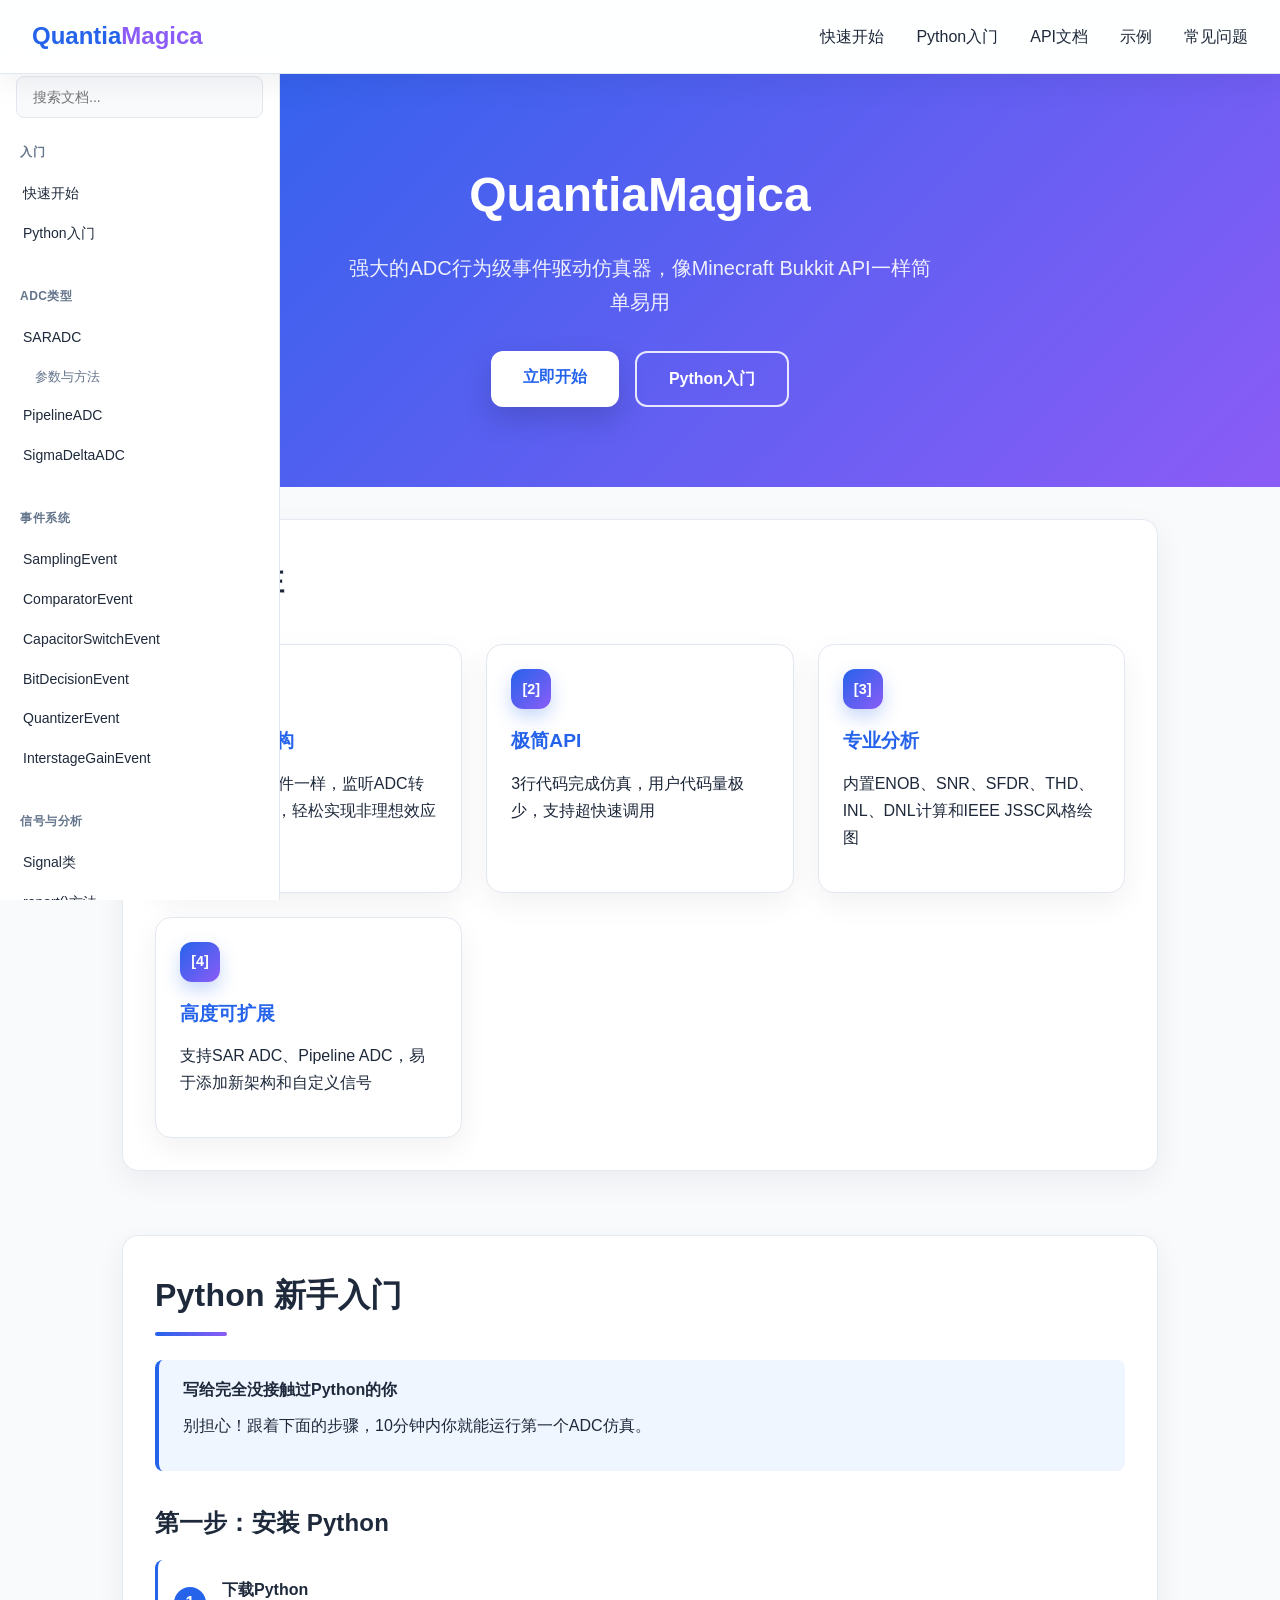
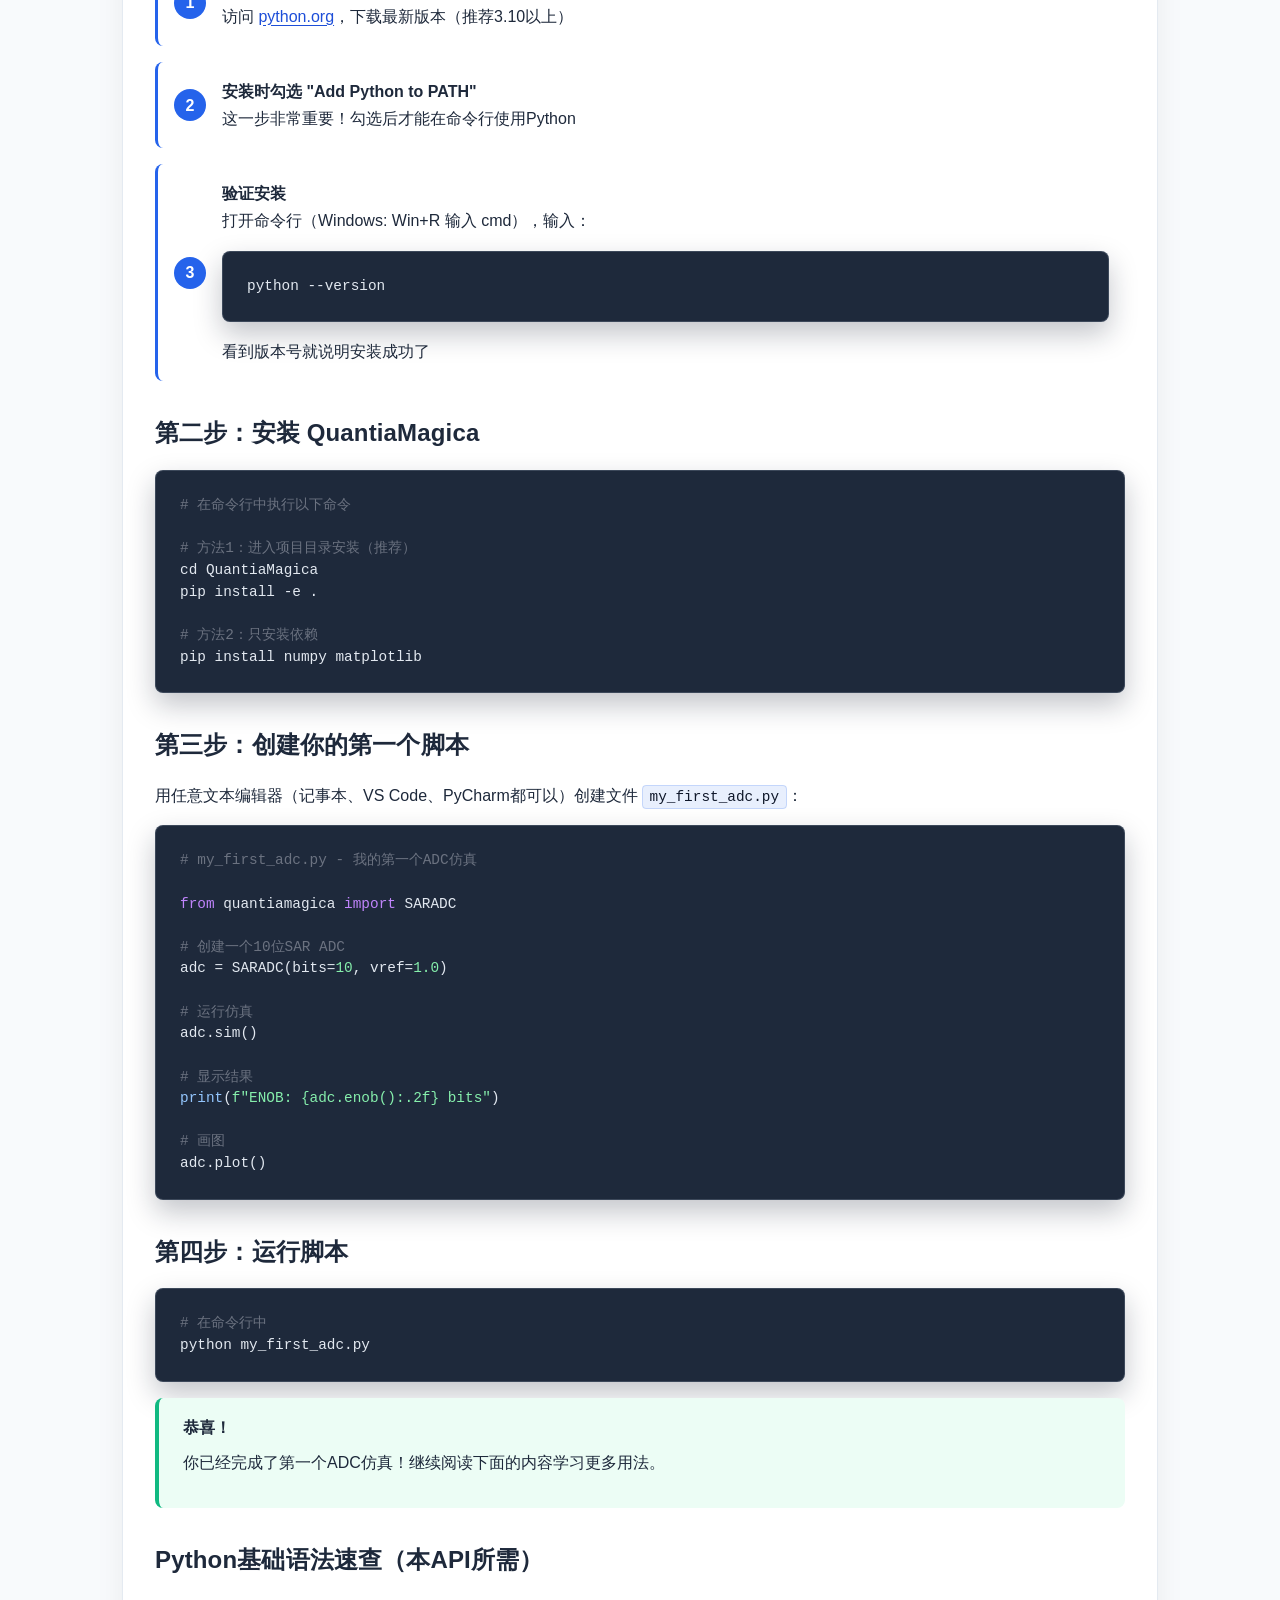
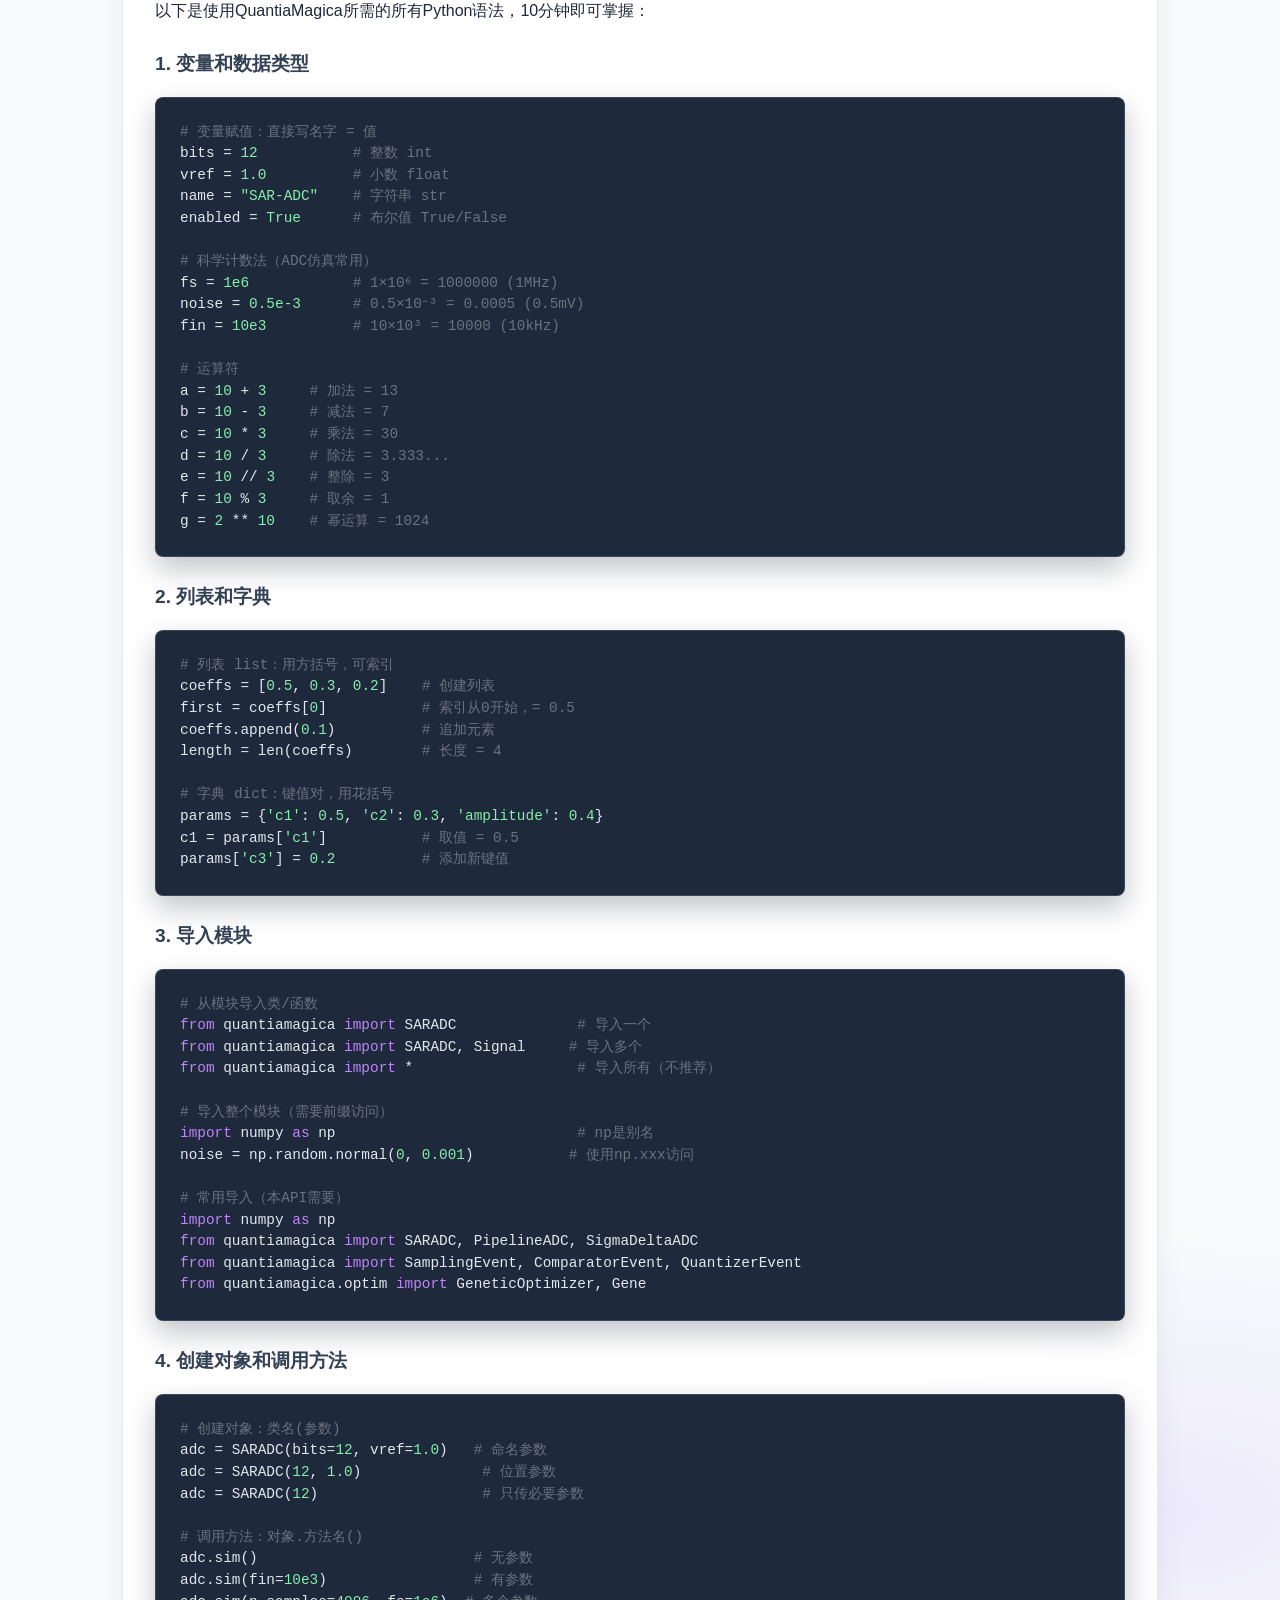
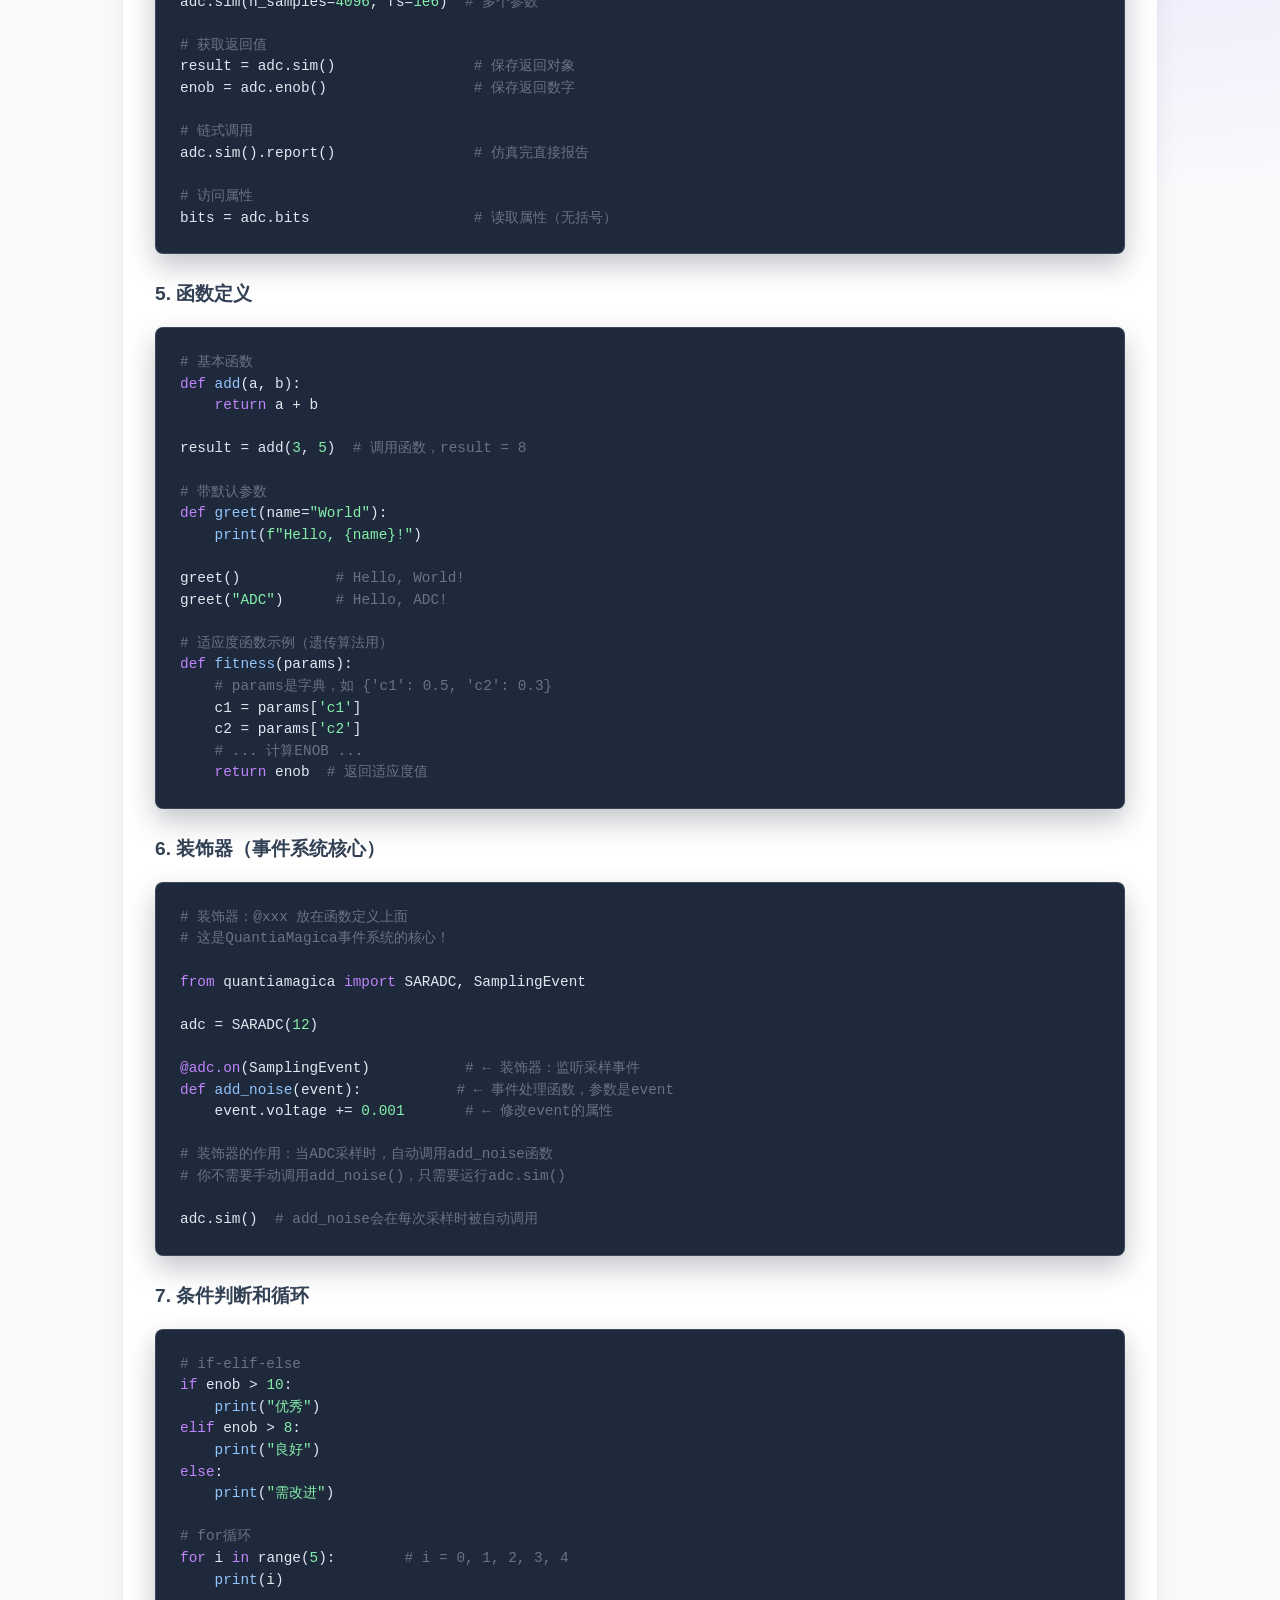
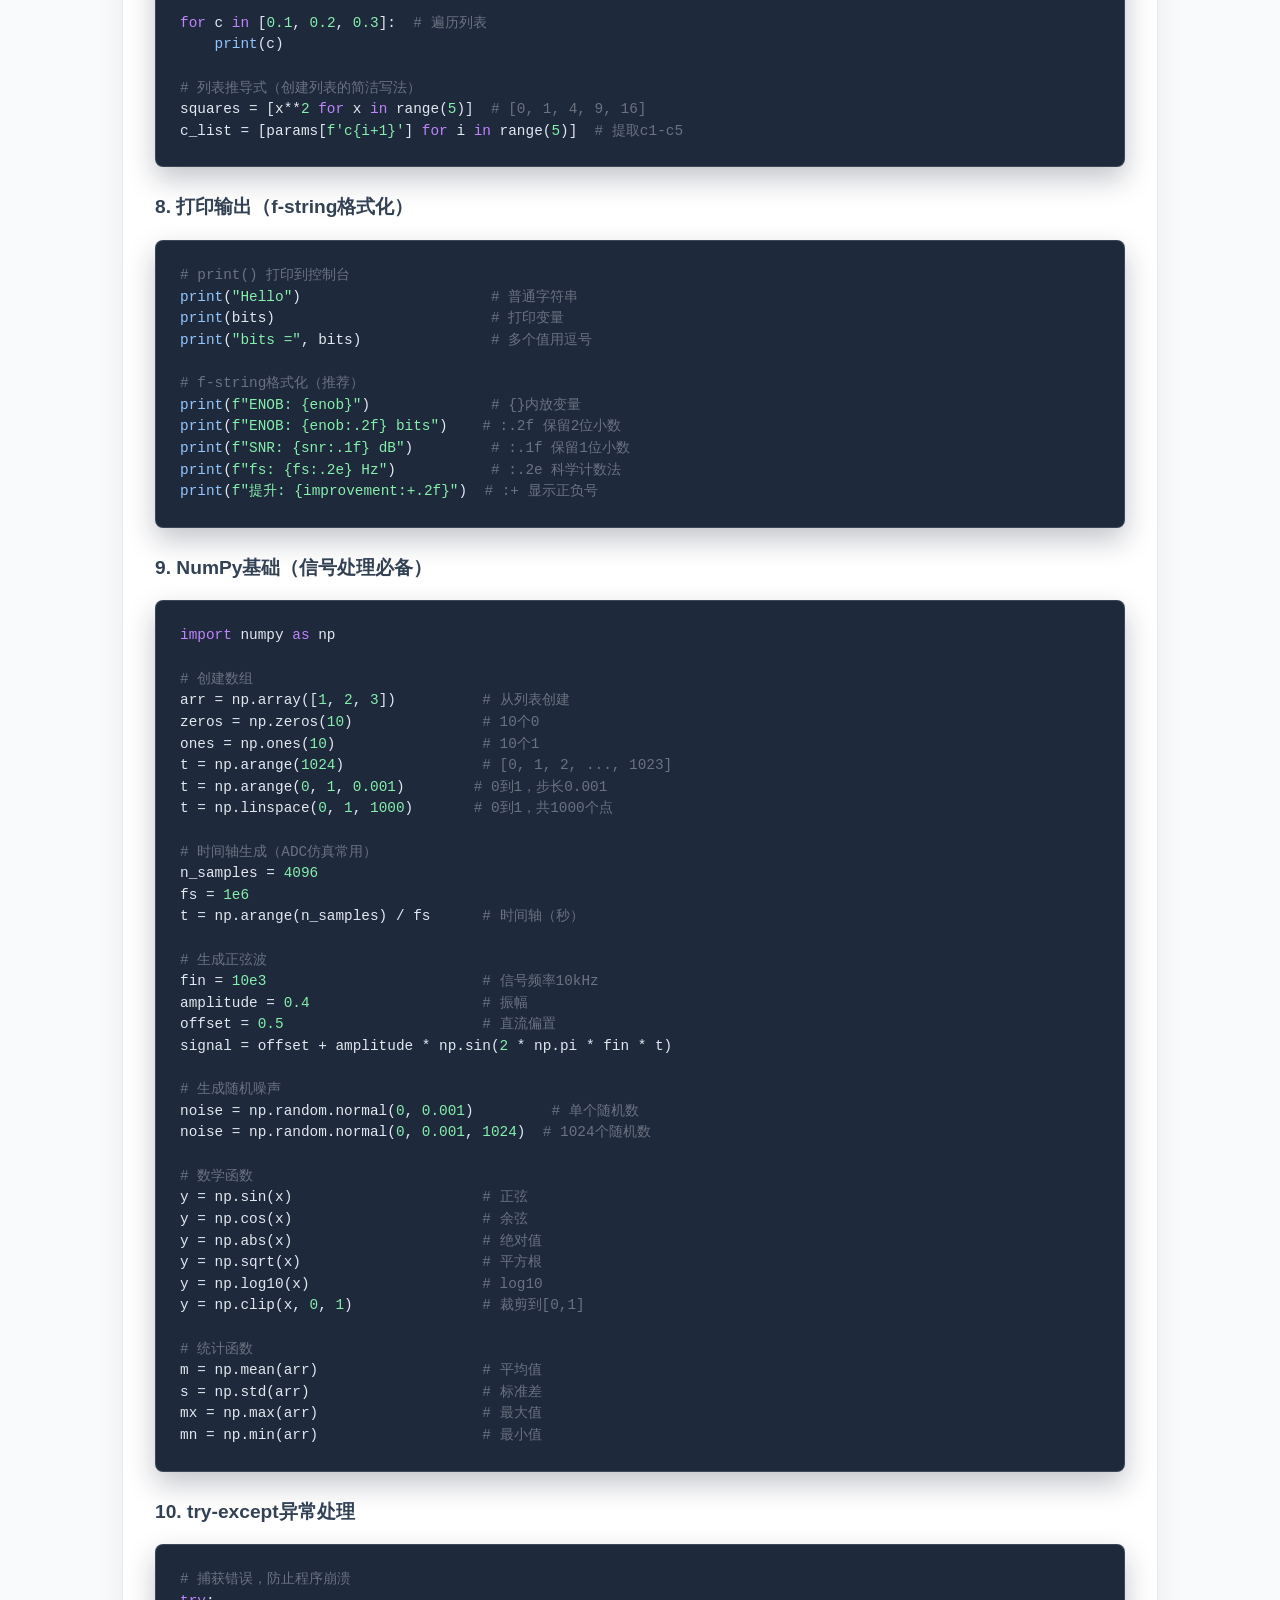
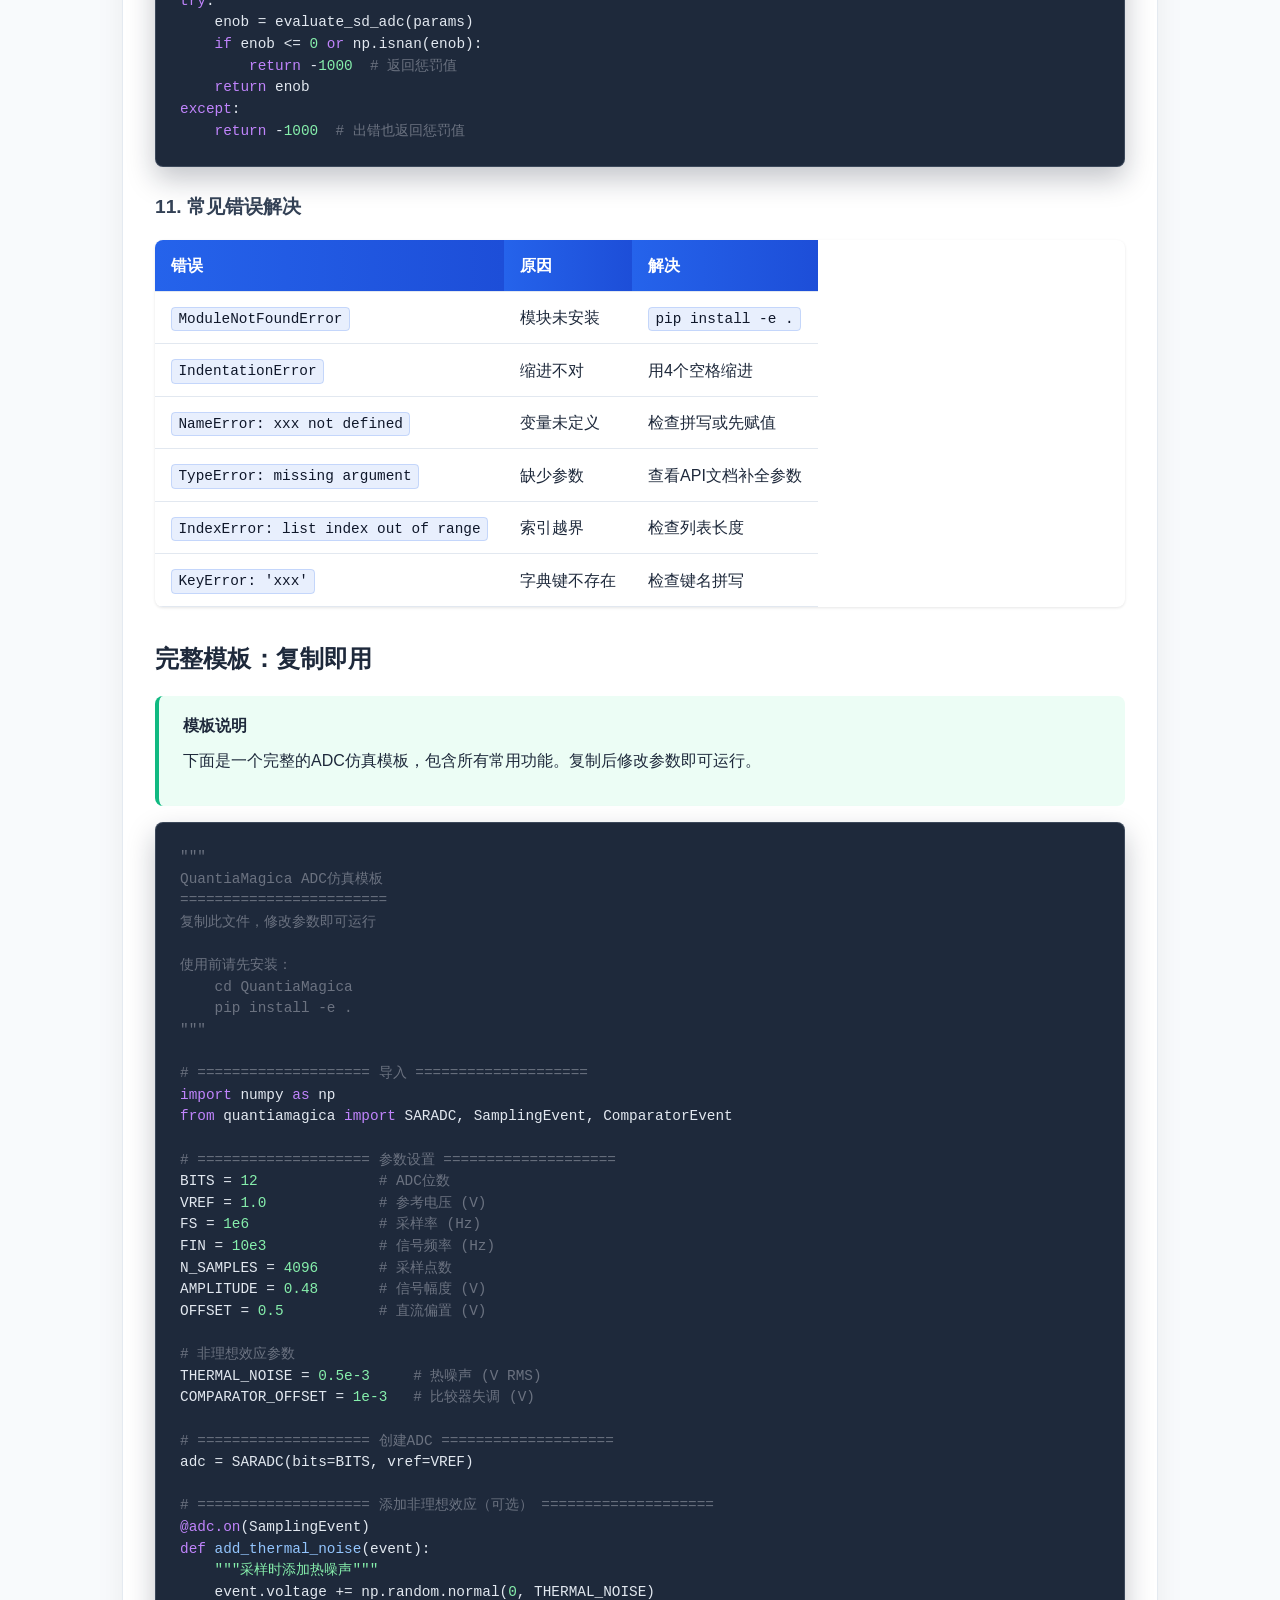
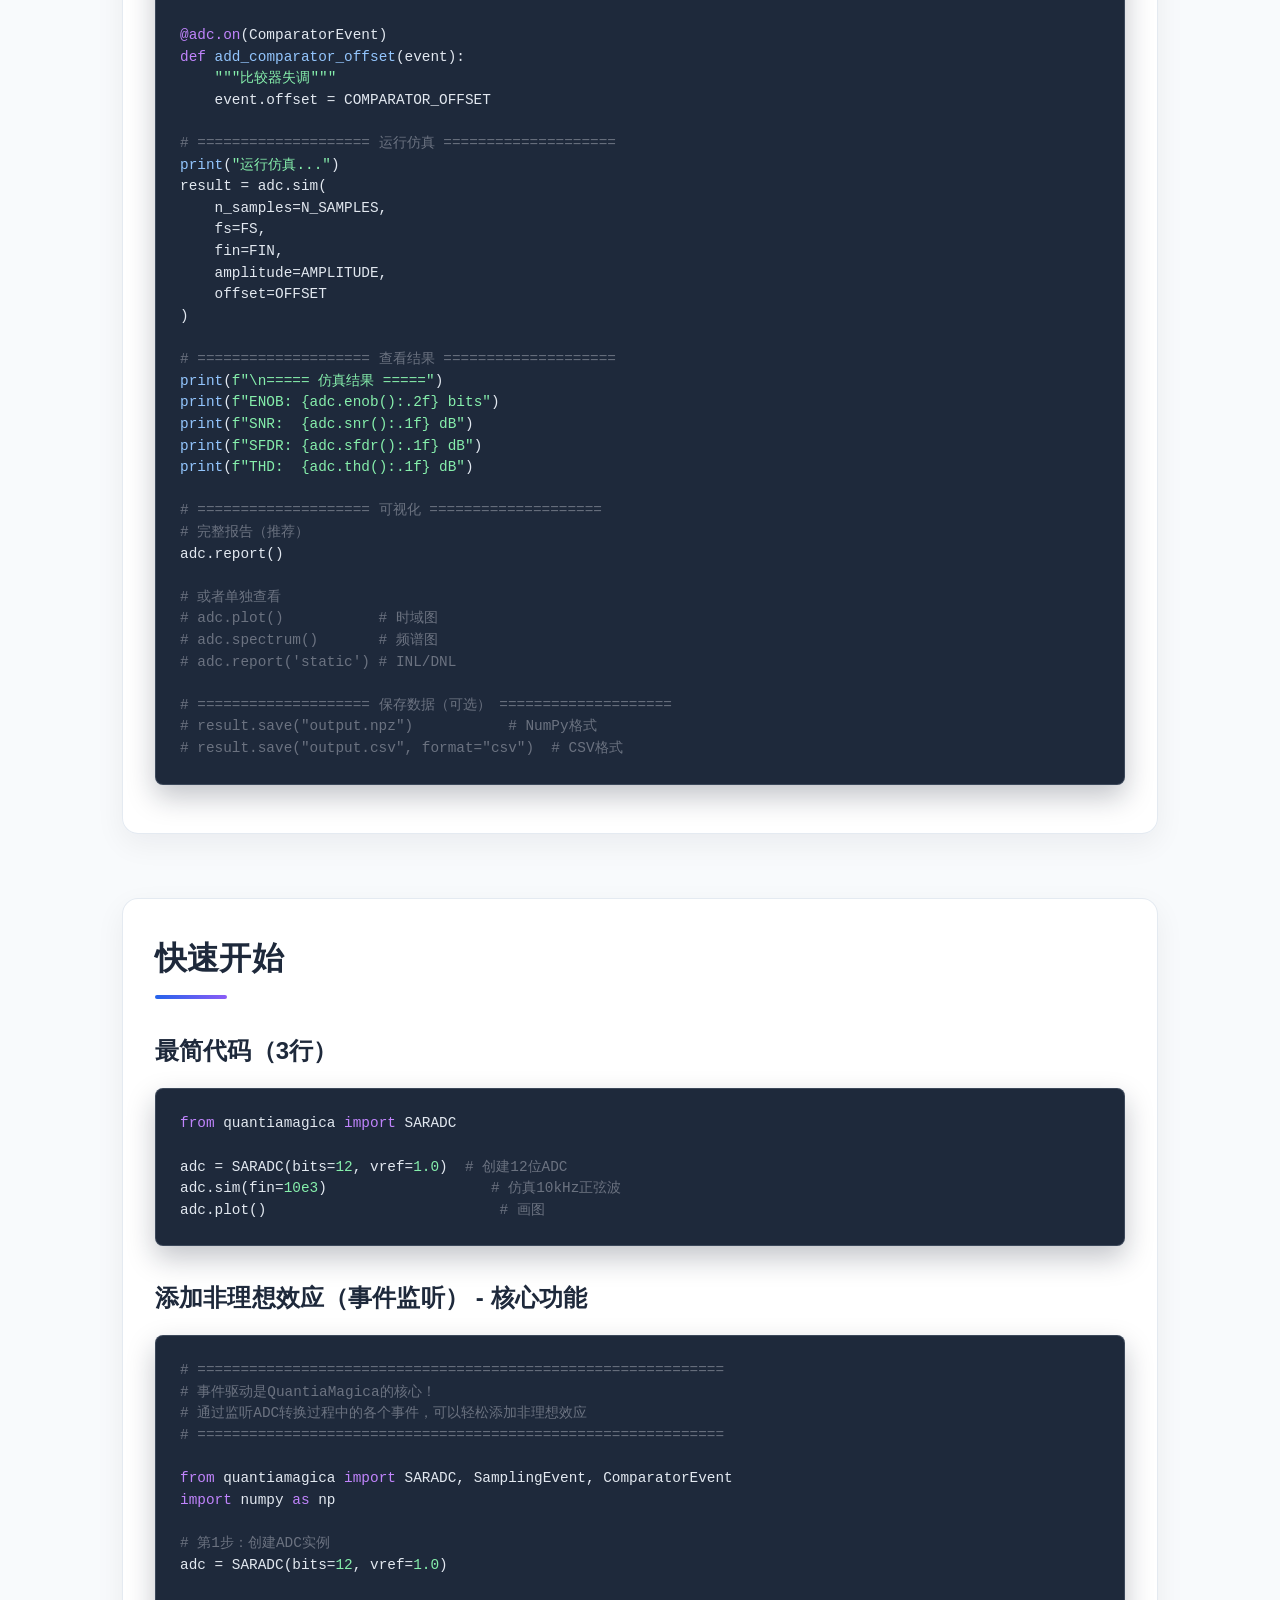
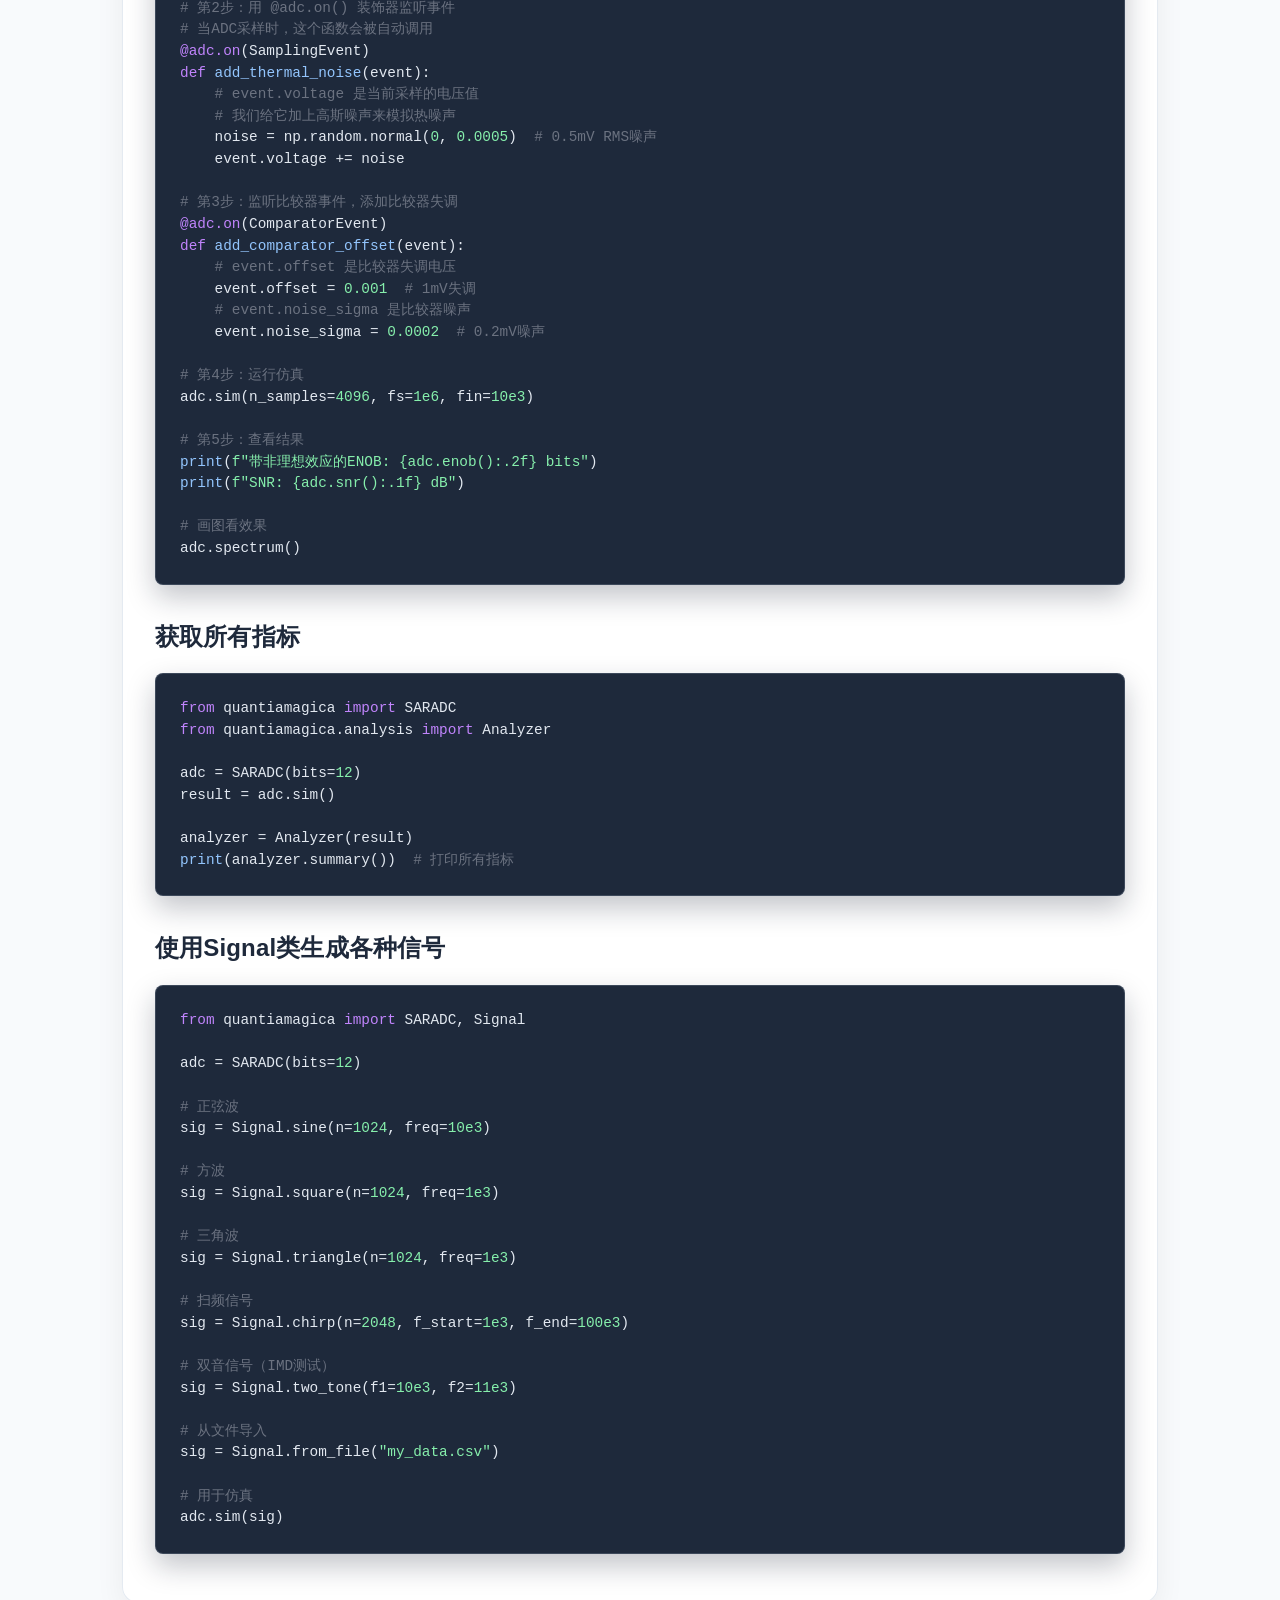
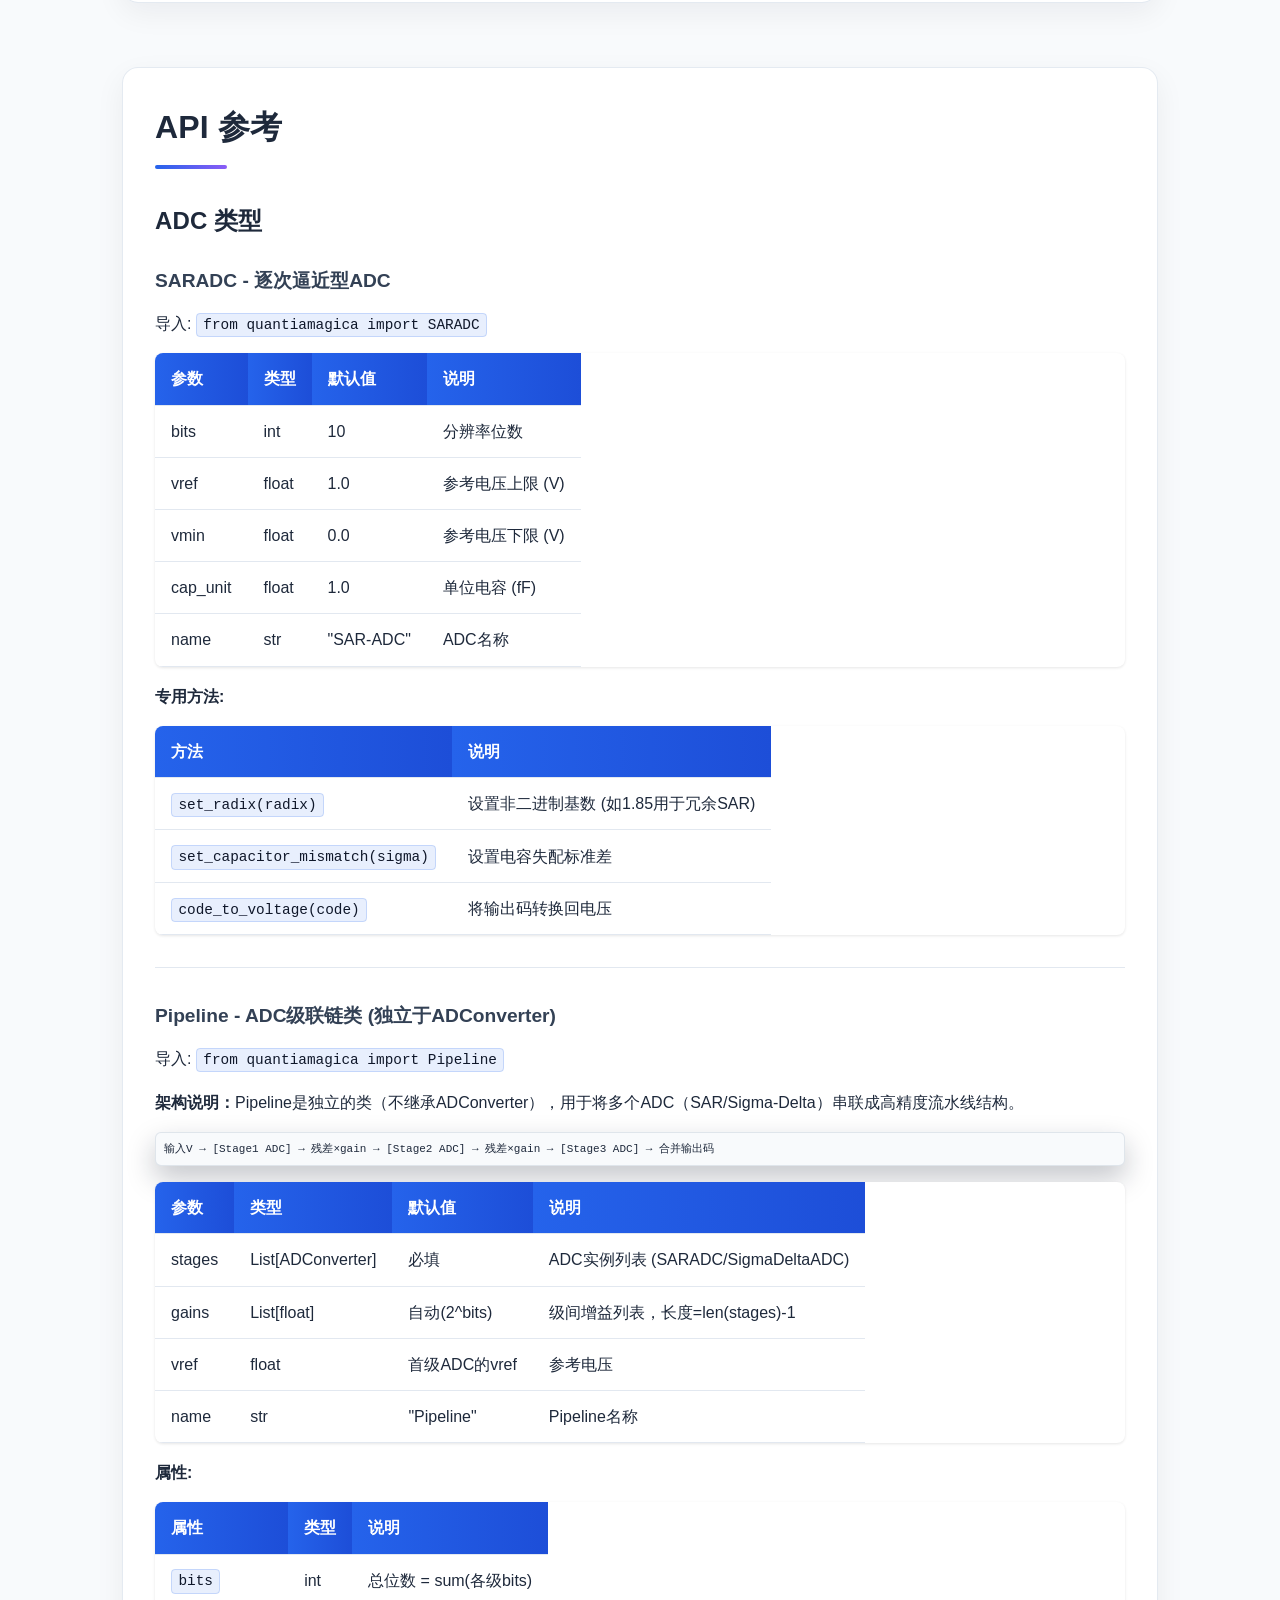
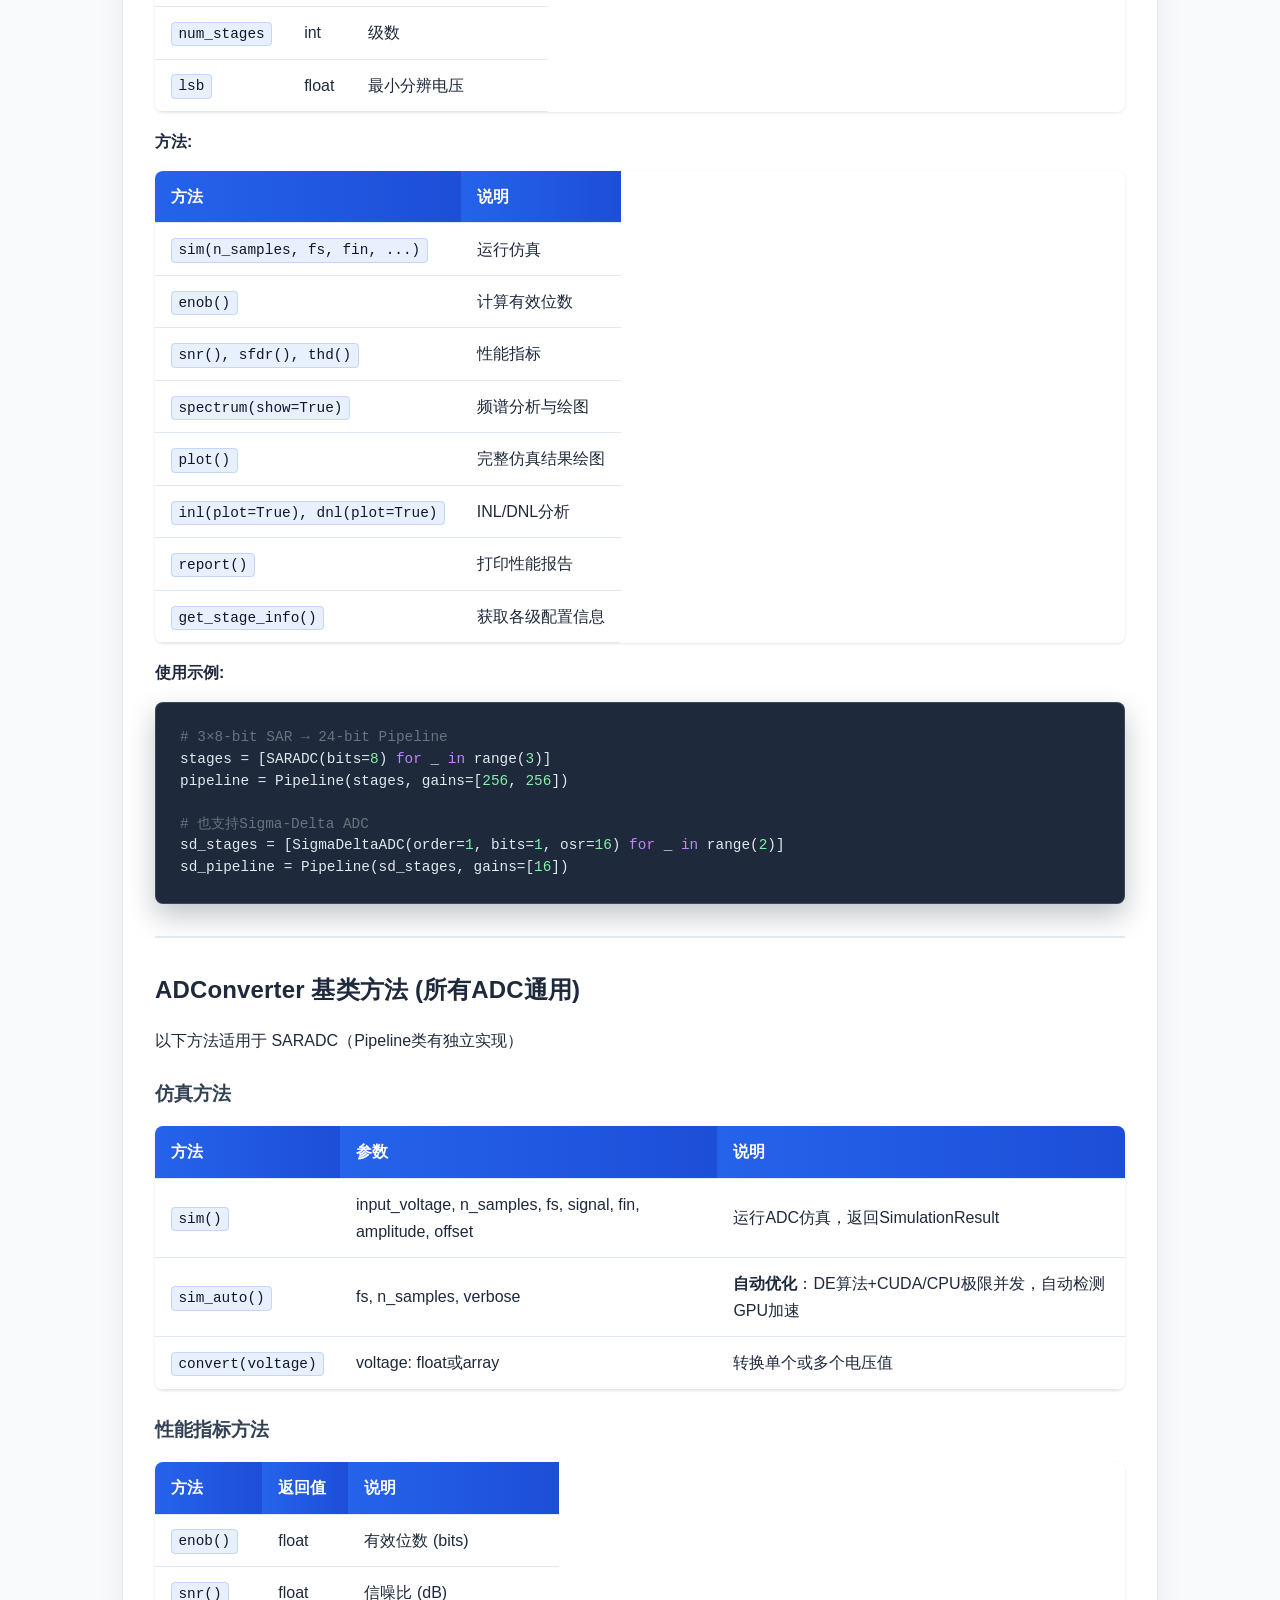
<file: docs/index.html>
<!DOCTYPE html>
<html lang="zh-CN">
<head>
    <meta charset="UTF-8">
    <meta name="viewport" content="width=device-width, initial-scale=1.0">
    <title>QuantiaMagica - ADC行为级仿真器</title>
    <style>
        :root {
            --primary: #2563eb;
            --primary-dark: #1d4ed8;
            --secondary: #64748b;
            --accent: #8b5cf6;
            --success: #10b981;
            --warning: #f59e0b;
            --bg: #f8fafc;
            --card-bg: #ffffff;
            --text: #1e293b;
            --text-light: #64748b;
            --border: #e2e8f0;
            --code-bg: #1e293b;
        }
        
        * {
            margin: 0;
            padding: 0;
            box-sizing: border-box;
        }
        
        body {
            font-family: -apple-system, BlinkMacSystemFont, 'Segoe UI', Roboto, 'Noto Sans SC', sans-serif;
            background: var(--bg);
            color: var(--text);
            line-height: 1.7;
        }
        
        /* 导航栏 */
        nav {
            background: var(--card-bg);
            border-bottom: 1px solid var(--border);
            padding: 1rem 2rem;
            position: sticky;
            top: 0;
            z-index: 100;
            display: flex;
            justify-content: space-between;
            align-items: center;
        }
        
        .logo {
            font-size: 1.5rem;
            font-weight: 700;
            color: var(--primary);
            text-decoration: none;
        }
        
        .logo span {
            color: var(--accent);
        }
        
        .nav-links {
            display: flex;
            gap: 2rem;
            list-style: none;
        }
        
        .nav-links a {
            color: var(--text);
            text-decoration: none;
            font-weight: 500;
            transition: color 0.2s;
        }
        
        .nav-links a:hover {
            color: var(--primary);
        }
        
        /* 主页头部 */
        .hero {
            background: linear-gradient(135deg, var(--primary) 0%, var(--accent) 100%);
            color: white;
            padding: 5rem 2rem;
            text-align: center;
        }
        
        .hero h1 {
            font-size: 3rem;
            margin-bottom: 1rem;
        }
        
        .hero p {
            font-size: 1.25rem;
            opacity: 0.9;
            max-width: 600px;
            margin: 0 auto 2rem;
        }
        
        .hero-buttons {
            display: flex;
            gap: 1rem;
            justify-content: center;
            flex-wrap: wrap;
        }
        
        .btn {
            padding: 0.75rem 2rem;
            border-radius: 8px;
            font-weight: 600;
            text-decoration: none;
            transition: transform 0.2s, box-shadow 0.2s;
        }
        
        .btn:hover {
            transform: translateY(-2px);
            box-shadow: 0 4px 12px rgba(0,0,0,0.15);
        }
        
        .btn-primary {
            background: white;
            color: var(--primary);
        }
        
        .btn-secondary {
            background: rgba(255, 255, 255, 0.92);
            color: var(--primary-dark);
            border: 1px solid rgba(37, 99, 235, 0.25);
        }

        /* Secondary button on dark/hero background */
        .hero .btn-secondary {
            background: transparent;
            color: white;
            border: 2px solid rgba(255, 255, 255, 0.85);
        }
        
        /* 内容区 */
        .container {
            max-width: 1200px;
            margin: 0 auto;
            padding: 2rem;
        }
        
        section {
            margin-bottom: 4rem;
        }
        
        h2 {
            font-size: 2rem;
            margin-bottom: 1.5rem;
            color: var(--text);
            border-bottom: 3px solid var(--primary);
            padding-bottom: 0.5rem;
            display: inline-block;
        }
        
        h3 {
            font-size: 1.5rem;
            margin: 2rem 0 1rem;
            color: var(--text);
        }
        
        h4 {
            font-size: 1.2rem;
            margin: 1.5rem 0 0.75rem;
            color: var(--secondary);
        }
        
        p {
            margin-bottom: 1rem;
        }
        
        /* 卡片 */
        .card-grid {
            display: grid;
            grid-template-columns: repeat(auto-fit, minmax(300px, 1fr));
            gap: 1.5rem;
            margin-top: 1.5rem;
        }
        
        .card {
            background: var(--card-bg);
            border-radius: 12px;
            padding: 1.5rem;
            box-shadow: 0 1px 3px rgba(0,0,0,0.1);
            border: 1px solid var(--border);
            transition: transform 0.2s, box-shadow 0.2s;
        }
        
        .card:hover {
            transform: translateY(-4px);
            box-shadow: 0 8px 24px rgba(0,0,0,0.1);
        }
        
        .card h4 {
            color: var(--primary);
            margin-top: 0;
        }
        
        .card-icon {
            font-size: 2rem;
            margin-bottom: 1rem;
        }
        
        /* 代码块 */
        pre {
            background: var(--code-bg);
            color: #e2e8f0;
            padding: 1.5rem;
            border-radius: 8px;
            overflow-x: auto;
            margin: 1rem 0;
            font-family: 'Fira Code', 'Consolas', monospace;
            font-size: 0.9rem;
            line-height: 1.5;
        }
        
        code {
            font-family: 'Fira Code', 'Consolas', monospace;
        }
        
        :not(pre) > code {
            background: #e2e8f0;
            color: var(--primary-dark);
            padding: 0.2rem 0.4rem;
            border-radius: 4px;
            font-size: 0.9em;
        }
        
        .code-comment {
            color: #6b7280;
        }
        
        .code-keyword {
            color: #c084fc;
        }
        
        .code-string {
            color: #86efac;
        }
        
        .code-function {
            color: #93c5fd;
        }
        
        /* 步骤列表 */
        .steps {
            counter-reset: step;
            list-style: none;
            padding: 0;
        }
        
        .steps li {
            counter-increment: step;
            padding: 1rem 1rem 1rem 4rem;
            position: relative;
            margin-bottom: 1rem;
            background: var(--card-bg);
            border-radius: 8px;
            border-left: 3px solid var(--primary);
        }
        
        .steps li::before {
            content: counter(step);
            position: absolute;
            left: 1rem;
            top: 50%;
            transform: translateY(-50%);
            width: 2rem;
            height: 2rem;
            background: var(--primary);
            color: white;
            border-radius: 50%;
            display: flex;
            align-items: center;
            justify-content: center;
            font-weight: bold;
        }
        
        /* 提示框 */
        .tip {
            padding: 1rem 1.5rem;
            border-radius: 8px;
            margin: 1rem 0;
            border-left: 4px solid;
        }
        
        .tip-info {
            background: #eff6ff;
            border-color: var(--primary);
        }
        
        .tip-success {
            background: #ecfdf5;
            border-color: var(--success);
        }
        
        .tip-warning {
            background: #fffbeb;
            border-color: var(--warning);
        }
        
        .tip-title {
            font-weight: 600;
            margin-bottom: 0.5rem;
        }
        
        /* 表格 */
        table {
            width: 100%;
            border-collapse: collapse;
            margin: 1rem 0;
            background: var(--card-bg);
            border-radius: 8px;
            overflow: hidden;
            box-shadow: 0 1px 3px rgba(0,0,0,0.1);
        }
        
        th, td {
            padding: 0.75rem 1rem;
            text-align: left;
            border-bottom: 1px solid var(--border);
        }
        
        th {
            background: var(--primary);
            color: white;
            font-weight: 600;
        }
        
        tr:hover {
            background: #f8fafc;
        }
        
        /* 左侧固定导航栏 */
        .doc-layout {
            display: flex;
            min-height: calc(100vh - 60px);
        }
        
        .sidebar {
            width: 280px;
            min-width: 280px;
            background: var(--card-bg);
            border-right: 1px solid var(--border);
            position: fixed;
            left: 0;
            top: 60px;
            bottom: 0;
            overflow-y: auto;
            padding: 1rem 0;
            z-index: 50;
        }
        
        .sidebar-search {
            padding: 0.75rem 1rem;
            margin: 0 1rem 1rem;
            border: 1px solid var(--border);
            border-radius: 8px;
            background: var(--bg);
            width: calc(100% - 2rem);
            font-size: 14px;
            outline: none;
        }
        
        .sidebar-search:focus {
            border-color: var(--primary);
            box-shadow: 0 0 0 3px rgba(37, 99, 235, 0.15);
        }
        
        .sidebar-group {
            margin-bottom: 1.5rem;
        }
        
        .sidebar-group-title {
            color: var(--secondary);
            font-size: 0.75rem;
            font-weight: 600;
            text-transform: uppercase;
            letter-spacing: 0.5px;
            padding: 0.5rem 1.25rem;
            margin-bottom: 0.25rem;
        }
        
        .sidebar ul {
            list-style: none;
            padding: 0;
            margin: 0;
        }
        
        .sidebar li {
            margin: 0;
        }
        
        .sidebar a {
            color: var(--text);
            text-decoration: none;
            display: block;
            padding: 0.5rem 1.25rem;
            font-size: 14px;
            transition: all 0.15s;
            border-left: 3px solid transparent;
            -webkit-user-select: none;
            user-select: none;
            cursor: pointer;
        }
        
        .sidebar a:hover {
            background: rgba(37, 99, 235, 0.08);
            color: var(--primary);
        }
        
        .sidebar a.active {
            background: rgba(37, 99, 235, 0.12);
            color: var(--primary);
            border-left-color: var(--primary);
            font-weight: 500;
        }
        
        .sidebar .sub-item {
            padding-left: 2rem;
            font-size: 13px;
            color: var(--text-light);
        }
        
        .sidebar-group-title {
            -webkit-user-select: none;
            user-select: none;
        }
        
        .main-content {
            flex: 1;
            margin-left: 280px;
            padding: 2rem;
            max-width: 900px;
        }
        
        /* 旧sidebar样式保留兼容 */
        .old-sidebar {
            background: var(--card-bg);
            border-radius: 12px;
            padding: 1.5rem;
            position: sticky;
            top: 80px;
            height: fit-content;
            border: 1px solid var(--border);
        }
        
        .old-sidebar h4 {
            color: var(--secondary);
            font-size: 0.8rem;
            text-transform: uppercase;
            letter-spacing: 0.5px;
            margin-bottom: 0.75rem;
        }
        
        /* 习题样式 */
        .exercise {
            background: var(--card-bg);
            border: 1px solid var(--border);
            border-radius: 12px;
            padding: 1.5rem;
            margin-bottom: 1.5rem;
        }
        
        .exercise-header {
            display: flex;
            align-items: center;
            gap: 0.75rem;
            margin-bottom: 1rem;
        }
        
        .exercise-number {
            background: var(--primary);
            color: white;
            width: 32px;
            height: 32px;
            border-radius: 50%;
            display: flex;
            align-items: center;
            justify-content: center;
            font-weight: 600;
            font-size: 14px;
        }
        
        .exercise-difficulty {
            font-size: 12px;
            padding: 2px 8px;
            border-radius: 4px;
            font-weight: 500;
        }
        
        .difficulty-easy {
            background: #dcfce7;
            color: #166534;
        }
        
        .difficulty-medium {
            background: #fef3c7;
            color: #92400e;
        }
        
        .difficulty-hard {
            background: #fee2e2;
            color: #991b1b;
        }
        
        .exercise-title {
            font-weight: 600;
            font-size: 1.1rem;
            color: var(--text);
        }
        
        .exercise-content {
            margin-bottom: 1rem;
        }
        
        .exercise-hint {
            background: #eff6ff !important;
            border-left: 3px solid var(--primary);
            padding: 0.75rem 1rem;
            margin: 1rem 0;
            border-radius: 0 8px 8px 0;
            font-size: 14px;
            color: #1e293b !important;
        }
        
        .exercise-hint strong,
        .exercise-hint code {
            color: #1e40af !important;
        }
        
        .exercise-answer {
            margin-top: 1rem;
        }
        
        .answer-toggle {
            background: var(--primary);
            color: white;
            border: none;
            padding: 0.5rem 1rem;
            border-radius: 6px;
            cursor: pointer;
            font-size: 14px;
            transition: background 0.2s;
        }
        
        .answer-toggle:hover {
            background: var(--primary-dark);
        }
        
        .answer-content {
            display: none;
            margin-top: 1rem;
            padding: 1rem;
            background: #f0fdf4 !important;
            border: 1px solid #86efac;
            border-radius: 8px;
            color: #1e293b !important;
        }
        
        .answer-content.show {
            display: block;
        }
        
        .answer-content pre {
            margin: 0.5rem 0;
            background: #1e293b !important;
            color: #e2e8f0 !important;
        }
        
        .answer-content p,
        .answer-content strong,
        .answer-content ul,
        .answer-content li {
            color: #1e293b !important;
        }
        
        .answer-content .code-comment { color: #6b7280 !important; }
        .answer-content .code-keyword { color: #c084fc !important; }
        .answer-content .code-string { color: #86efac !important; }
        .answer-content .code-function { color: #93c5fd !important; }

        /* Footer */
        footer {
            background: var(--code-bg);
            color: #94a3b8;
            padding: 3rem 2rem;
            text-align: center;
            margin-top: 4rem;
        }
        
        footer a {
            color: var(--primary);
        }

        /* Modern UI polish (overrides)
           - Better typography & spacing
           - Card-like sections
           - Glassy sticky nav
           - Improved tables & code blocks
           Note: Keep this file emoji-free.
        */
        html {
            scroll-behavior: smooth;
        }

        body {
            -webkit-font-smoothing: antialiased;
            -moz-osx-font-smoothing: grayscale;
            text-rendering: optimizeLegibility;
            background:
                radial-gradient(1200px 600px at 15% -10%, rgba(37, 99, 235, 0.12), transparent 60%),
                radial-gradient(1000px 500px at 90% 10%, rgba(139, 92, 246, 0.10), transparent 55%),
                var(--bg);
        }

        a {
            color: var(--primary-dark);
            text-underline-offset: 3px;
        }

        a:hover {
            color: var(--primary);
        }

        nav {
            background: rgba(255, 255, 255, 0.86);
            backdrop-filter: blur(10px);
            -webkit-backdrop-filter: blur(10px);
            box-shadow: 0 10px 30px rgba(15, 23, 42, 0.06);
        }

        .container {
            max-width: 1100px;
        }

        section {
            background: rgba(255, 255, 255, 0.92);
            border: 1px solid rgba(226, 232, 240, 0.9);
            border-radius: 16px;
            padding: 2rem;
            box-shadow: 0 10px 30px rgba(15, 23, 42, 0.06);
        }

        section:target {
            outline: 3px solid rgba(37, 99, 235, 0.15);
            outline-offset: 6px;
        }

        h2 {
            border-bottom: none;
            padding-bottom: 0.9rem;
            display: block;
            position: relative;
            letter-spacing: 0.2px;
        }

        h2::after {
            content: "";
            position: absolute;
            left: 0;
            bottom: 0;
            width: 72px;
            height: 4px;
            border-radius: 999px;
            background: linear-gradient(90deg, var(--primary), var(--accent));
        }

        h3 {
            letter-spacing: 0.15px;
        }

        h4 {
            color: #334155;
        }

        .card {
            border-radius: 16px;
            box-shadow: 0 10px 30px rgba(15, 23, 42, 0.06);
        }

        .card-icon {
            width: 40px;
            height: 40px;
            border-radius: 12px;
            display: inline-flex;
            align-items: center;
            justify-content: center;
            font-size: 0.9rem;
            font-weight: 700;
            color: white;
            background: linear-gradient(135deg, var(--primary), var(--accent));
            box-shadow: 0 8px 18px rgba(37, 99, 235, 0.25);
        }

        pre {
            border: 1px solid rgba(148, 163, 184, 0.25);
            box-shadow: 0 12px 28px rgba(15, 23, 42, 0.25);
        }

        :not(pre) > code {
            background: rgba(37, 99, 235, 0.10);
            color: #0f172a;
            border: 1px solid rgba(37, 99, 235, 0.18);
        }

        table {
            display: block;
            overflow-x: auto;
            -webkit-overflow-scrolling: touch;
        }

        th {
            background: linear-gradient(90deg, var(--primary), var(--primary-dark));
        }

        tr:hover {
            background: rgba(37, 99, 235, 0.04);
        }

        .btn {
            border-radius: 12px;
        }

        .btn:focus {
            outline: 3px solid rgba(37, 99, 235, 0.35);
            outline-offset: 3px;
        }

        .btn-primary {
            box-shadow: 0 12px 28px rgba(15, 23, 42, 0.18);
        }

        .hero .btn-secondary {
            border-color: rgba(255, 255, 255, 0.85);
        }

        /* Dark mode (system preference) */
        @media (prefers-color-scheme: dark) {
            :root {
                --bg: #0b1220;
                --card-bg: rgba(16, 24, 39, 0.72);
                --text: #e5e7eb;
                --text-light: #9ca3af;
                --border: rgba(148, 163, 184, 0.20);
            }

            body {
                background:
                    radial-gradient(1200px 600px at 15% -10%, rgba(37, 99, 235, 0.16), transparent 60%),
                    radial-gradient(1000px 500px at 90% 10%, rgba(139, 92, 246, 0.14), transparent 55%),
                    var(--bg);
            }

            nav {
                background: rgba(10, 15, 28, 0.70);
                border-bottom: 1px solid rgba(148, 163, 184, 0.18);
            }

            section {
                background: rgba(10, 15, 28, 0.55);
                border-color: rgba(148, 163, 184, 0.16);
            }

            a {
                color: #93c5fd;
            }

            :not(pre) > code {
                background: rgba(147, 197, 253, 0.12);
                color: #e5e7eb;
                border-color: rgba(147, 197, 253, 0.18);
            }

            h4 {
                color: #cbd5e1;
            }

            /* Fix contrast for tip boxes in dark mode (avoid light background + light text) */
            .tip {
                background: rgba(15, 23, 42, 0.60);
                border-color: rgba(148, 163, 184, 0.35);
            }

            .tip-info {
                background: rgba(37, 99, 235, 0.16);
                border-color: rgba(59, 130, 246, 0.65);
            }

            .tip-success {
                background: rgba(16, 185, 129, 0.14);
                border-color: rgba(16, 185, 129, 0.65);
            }

            .tip-warning {
                background: rgba(245, 158, 11, 0.14);
                border-color: rgba(245, 158, 11, 0.65);
            }

            /* Buttons inside content area in dark mode */
            .btn-secondary {
                background: rgba(15, 23, 42, 0.55);
                color: var(--text);
                border-color: rgba(148, 163, 184, 0.28);
            }
        }
        
        /* 响应式 */
        @media (max-width: 768px) {
            .doc-layout {
                grid-template-columns: 1fr;
            }
            
            .sidebar {
                position: static;
            }
            
            .hero h1 {
                font-size: 2rem;
            }
            
            .nav-links {
                display: none;
            }
        }
    </style>
</head>
<body>
    <!-- 导航栏 -->
    <nav>
        <a href="#" class="logo">Quantia<span>Magica</span></a>
        <ul class="nav-links">
            <li><a href="#quickstart">快速开始</a></li>
            <li><a href="#python-basics">Python入门</a></li>
            <li><a href="#api">API文档</a></li>
            <li><a href="#examples">示例</a></li>
            <li><a href="#faq">常见问题</a></li>
        </ul>
    </nav>

    <!-- 左侧固定导航栏 -->
    <aside class="sidebar" id="sidebar">
        <input type="text" class="sidebar-search" id="sidebar-search" placeholder="搜索文档..." oninput="filterSidebar(this.value)">
        
        <div class="sidebar-group">
            <div class="sidebar-group-title">入门</div>
            <ul>
                <li><a href="#quickstart">快速开始</a></li>
                <li><a href="#python-basics">Python入门</a></li>
            </ul>
        </div>
        
        <div class="sidebar-group">
            <div class="sidebar-group-title">ADC类型</div>
            <ul>
                <li><a href="#api">SARADC</a></li>
                <li><a href="#api" class="sub-item">参数与方法</a></li>
                <li><a href="#api">PipelineADC</a></li>
                <li><a href="#api">SigmaDeltaADC</a></li>
            </ul>
        </div>
        
        <div class="sidebar-group">
            <div class="sidebar-group-title">事件系统</div>
            <ul>
                <li><a href="#api">SamplingEvent</a></li>
                <li><a href="#api">ComparatorEvent</a></li>
                <li><a href="#api">CapacitorSwitchEvent</a></li>
                <li><a href="#api">BitDecisionEvent</a></li>
                <li><a href="#api">QuantizerEvent</a></li>
                <li><a href="#api">InterstageGainEvent</a></li>
            </ul>
        </div>
        
        <div class="sidebar-group">
            <div class="sidebar-group-title">信号与分析</div>
            <ul>
                <li><a href="#api">Signal类</a></li>
                <li><a href="#api">report()方法</a></li>
                <li><a href="#api">spectrum()</a></li>
                <li><a href="#api">辅助函数</a></li>
            </ul>
        </div>
        
        <div class="sidebar-group">
            <div class="sidebar-group-title">优化器</div>
            <ul>
                <li><a href="#api">GeneticOptimizer</a></li>
                <li><a href="#api">SDCoeffOptimizer</a></li>
                <li><a href="#api">Gene定义</a></li>
            </ul>
        </div>
        
        <div class="sidebar-group">
            <div class="sidebar-group-title">示例</div>
            <ul>
                <li><a href="#examples">01 基础SAR</a></li>
                <li><a href="#examples">02 事件处理</a></li>
                <li><a href="#examples">03 NS-SAR</a></li>
                <li><a href="#examples">04 Pipeline</a></li>
                <li><a href="#examples">05 非理想效应</a></li>
                <li><a href="#examples">06 快速入门</a></li>
                <li><a href="#examples">07 信号类</a></li>
                <li><a href="#examples">08 Sigma-Delta</a></li>
                <li><a href="#examples">09 遗传优化</a></li>
                <li><a href="#examples">10 五阶SD</a></li>
            </ul>
        </div>
        
        <div class="sidebar-group">
            <div class="sidebar-group-title">练习</div>
            <ul>
                <li><a href="#exercises">练习题</a></li>
                <li><a href="#exercises" class="sub-item">1-3 入门</a></li>
                <li><a href="#exercises" class="sub-item">4-7 进阶</a></li>
                <li><a href="#exercises" class="sub-item">8-10 挑战</a></li>
            </ul>
        </div>
        
        <div class="sidebar-group">
            <div class="sidebar-group-title">其他</div>
            <ul>
                <li><a href="#faq">常见问题</a></li>
            </ul>
        </div>
    </aside>

    <!-- 主页头部 -->
    <header class="hero">
        <h1>QuantiaMagica</h1>
        <p>强大的ADC行为级事件驱动仿真器，像Minecraft Bukkit API一样简单易用</p>
        <div class="hero-buttons">
            <a href="#quickstart" class="btn btn-primary">立即开始</a>
            <a href="#python-basics" class="btn btn-secondary">Python入门</a>
        </div>
    </header>

    <div class="container">
        <!-- 特性介绍 -->
        <section id="features">
            <h2>核心特性</h2>
            <div class="card-grid">
                <div class="card">
                    <div class="card-icon">[1]</div>
                    <h4>事件驱动架构</h4>
                    <p>像Minecraft插件一样，监听ADC转换的每个阶段，轻松实现非理想效应建模</p>
                </div>
                <div class="card">
                    <div class="card-icon">[2]</div>
                    <h4>极简API</h4>
                    <p>3行代码完成仿真，用户代码量极少，支持超快速调用</p>
                </div>
                <div class="card">
                    <div class="card-icon">[3]</div>
                    <h4>专业分析</h4>
                    <p>内置ENOB、SNR、SFDR、THD、INL、DNL计算和IEEE JSSC风格绘图</p>
                </div>
                <div class="card">
                    <div class="card-icon">[4]</div>
                    <h4>高度可扩展</h4>
                    <p>支持SAR ADC、Pipeline ADC，易于添加新架构和自定义信号</p>
                </div>
            </div>
        </section>

        <!-- Python入门 -->
        <section id="python-basics">
            <h2>Python 新手入门</h2>
            
            <div class="tip tip-info">
                <div class="tip-title">写给完全没接触过Python的你</div>
                <p>别担心！跟着下面的步骤，10分钟内你就能运行第一个ADC仿真。</p>
            </div>

            <h3>第一步：安装 Python</h3>
            <ol class="steps">
                <li>
                    <strong>下载Python</strong><br>
                    访问 <a href="https://www.python.org/downloads/" target="_blank">python.org</a>，下载最新版本（推荐3.10以上）
                </li>
                <li>
                    <strong>安装时勾选 "Add Python to PATH"</strong><br>
                    这一步非常重要！勾选后才能在命令行使用Python
                </li>
                <li>
                    <strong>验证安装</strong><br>
                    打开命令行（Windows: Win+R 输入 cmd），输入：
                    <pre>python --version</pre>
                    看到版本号就说明安装成功了
                </li>
            </ol>

            <h3>第二步：安装 QuantiaMagica</h3>
            <pre><span class="code-comment"># 在命令行中执行以下命令</span>

<span class="code-comment"># 方法1：进入项目目录安装（推荐）</span>
cd QuantiaMagica
pip install -e .

<span class="code-comment"># 方法2：只安装依赖</span>
pip install numpy matplotlib</pre>

            <h3>第三步：创建你的第一个脚本</h3>
            <p>用任意文本编辑器（记事本、VS Code、PyCharm都可以）创建文件 <code>my_first_adc.py</code>：</p>
            
            <pre><span class="code-comment"># my_first_adc.py - 我的第一个ADC仿真</span>

<span class="code-keyword">from</span> quantiamagica <span class="code-keyword">import</span> SARADC

<span class="code-comment"># 创建一个10位SAR ADC</span>
adc = SARADC(bits=<span class="code-string">10</span>, vref=<span class="code-string">1.0</span>)

<span class="code-comment"># 运行仿真</span>
adc.sim()

<span class="code-comment"># 显示结果</span>
<span class="code-function">print</span>(<span class="code-string">f"ENOB: {adc.enob():.2f} bits"</span>)

<span class="code-comment"># 画图</span>
adc.plot()</pre>

            <h3>第四步：运行脚本</h3>
            <pre><span class="code-comment"># 在命令行中</span>
python my_first_adc.py</pre>

            <div class="tip tip-success">
                <div class="tip-title">恭喜！</div>
                <p>你已经完成了第一个ADC仿真！继续阅读下面的内容学习更多用法。</p>
            </div>

            <h3>Python基础语法速查（本API所需）</h3>
            <p>以下是使用QuantiaMagica所需的所有Python语法，10分钟即可掌握：</p>

            <h4>1. 变量和数据类型</h4>
            <pre><span class="code-comment"># 变量赋值：直接写名字 = 值</span>
bits = <span class="code-string">12</span>           <span class="code-comment"># 整数 int</span>
vref = <span class="code-string">1.0</span>          <span class="code-comment"># 小数 float</span>
name = <span class="code-string">"SAR-ADC"</span>    <span class="code-comment"># 字符串 str</span>
enabled = <span class="code-string">True</span>      <span class="code-comment"># 布尔值 True/False</span>

<span class="code-comment"># 科学计数法（ADC仿真常用）</span>
fs = <span class="code-string">1e6</span>            <span class="code-comment"># 1×10⁶ = 1000000 (1MHz)</span>
noise = <span class="code-string">0.5e-3</span>      <span class="code-comment"># 0.5×10⁻³ = 0.0005 (0.5mV)</span>
fin = <span class="code-string">10e3</span>          <span class="code-comment"># 10×10³ = 10000 (10kHz)</span>

<span class="code-comment"># 运算符</span>
a = <span class="code-string">10</span> + <span class="code-string">3</span>     <span class="code-comment"># 加法 = 13</span>
b = <span class="code-string">10</span> - <span class="code-string">3</span>     <span class="code-comment"># 减法 = 7</span>
c = <span class="code-string">10</span> * <span class="code-string">3</span>     <span class="code-comment"># 乘法 = 30</span>
d = <span class="code-string">10</span> / <span class="code-string">3</span>     <span class="code-comment"># 除法 = 3.333...</span>
e = <span class="code-string">10</span> // <span class="code-string">3</span>    <span class="code-comment"># 整除 = 3</span>
f = <span class="code-string">10</span> % <span class="code-string">3</span>     <span class="code-comment"># 取余 = 1</span>
g = <span class="code-string">2</span> ** <span class="code-string">10</span>    <span class="code-comment"># 幂运算 = 1024</span></pre>

            <h4>2. 列表和字典</h4>
            <pre><span class="code-comment"># 列表 list：用方括号，可索引</span>
coeffs = [<span class="code-string">0.5</span>, <span class="code-string">0.3</span>, <span class="code-string">0.2</span>]    <span class="code-comment"># 创建列表</span>
first = coeffs[<span class="code-string">0</span>]           <span class="code-comment"># 索引从0开始，= 0.5</span>
coeffs.append(<span class="code-string">0.1</span>)          <span class="code-comment"># 追加元素</span>
length = len(coeffs)        <span class="code-comment"># 长度 = 4</span>

<span class="code-comment"># 字典 dict：键值对，用花括号</span>
params = {<span class="code-string">'c1'</span>: <span class="code-string">0.5</span>, <span class="code-string">'c2'</span>: <span class="code-string">0.3</span>, <span class="code-string">'amplitude'</span>: <span class="code-string">0.4</span>}
c1 = params[<span class="code-string">'c1'</span>]           <span class="code-comment"># 取值 = 0.5</span>
params[<span class="code-string">'c3'</span>] = <span class="code-string">0.2</span>          <span class="code-comment"># 添加新键值</span></pre>

            <h4>3. 导入模块</h4>
            <pre><span class="code-comment"># 从模块导入类/函数</span>
<span class="code-keyword">from</span> quantiamagica <span class="code-keyword">import</span> SARADC              <span class="code-comment"># 导入一个</span>
<span class="code-keyword">from</span> quantiamagica <span class="code-keyword">import</span> SARADC, Signal     <span class="code-comment"># 导入多个</span>
<span class="code-keyword">from</span> quantiamagica <span class="code-keyword">import</span> *                   <span class="code-comment"># 导入所有（不推荐）</span>

<span class="code-comment"># 导入整个模块（需要前缀访问）</span>
<span class="code-keyword">import</span> numpy <span class="code-keyword">as</span> np                            <span class="code-comment"># np是别名</span>
noise = np.random.normal(<span class="code-string">0</span>, <span class="code-string">0.001</span>)           <span class="code-comment"># 使用np.xxx访问</span>

<span class="code-comment"># 常用导入（本API需要）</span>
<span class="code-keyword">import</span> numpy <span class="code-keyword">as</span> np
<span class="code-keyword">from</span> quantiamagica <span class="code-keyword">import</span> SARADC, PipelineADC, SigmaDeltaADC
<span class="code-keyword">from</span> quantiamagica <span class="code-keyword">import</span> SamplingEvent, ComparatorEvent, QuantizerEvent
<span class="code-keyword">from</span> quantiamagica.optim <span class="code-keyword">import</span> GeneticOptimizer, Gene</pre>

            <h4>4. 创建对象和调用方法</h4>
            <pre><span class="code-comment"># 创建对象：类名(参数)</span>
adc = SARADC(bits=<span class="code-string">12</span>, vref=<span class="code-string">1.0</span>)   <span class="code-comment"># 命名参数</span>
adc = SARADC(<span class="code-string">12</span>, <span class="code-string">1.0</span>)              <span class="code-comment"># 位置参数</span>
adc = SARADC(<span class="code-string">12</span>)                   <span class="code-comment"># 只传必要参数</span>

<span class="code-comment"># 调用方法：对象.方法名()</span>
adc.sim()                         <span class="code-comment"># 无参数</span>
adc.sim(fin=<span class="code-string">10e3</span>)                 <span class="code-comment"># 有参数</span>
adc.sim(n_samples=<span class="code-string">4096</span>, fs=<span class="code-string">1e6</span>)  <span class="code-comment"># 多个参数</span>

<span class="code-comment"># 获取返回值</span>
result = adc.sim()                <span class="code-comment"># 保存返回对象</span>
enob = adc.enob()                 <span class="code-comment"># 保存返回数字</span>

<span class="code-comment"># 链式调用</span>
adc.sim().report()                <span class="code-comment"># 仿真完直接报告</span>

<span class="code-comment"># 访问属性</span>
bits = adc.bits                   <span class="code-comment"># 读取属性（无括号）</span></pre>

            <h4>5. 函数定义</h4>
            <pre><span class="code-comment"># 基本函数</span>
<span class="code-keyword">def</span> <span class="code-function">add</span>(a, b):
    <span class="code-keyword">return</span> a + b

result = add(<span class="code-string">3</span>, <span class="code-string">5</span>)  <span class="code-comment"># 调用函数，result = 8</span>

<span class="code-comment"># 带默认参数</span>
<span class="code-keyword">def</span> <span class="code-function">greet</span>(name=<span class="code-string">"World"</span>):
    <span class="code-function">print</span>(<span class="code-string">f"Hello, {name}!"</span>)

greet()           <span class="code-comment"># Hello, World!</span>
greet(<span class="code-string">"ADC"</span>)      <span class="code-comment"># Hello, ADC!</span>

<span class="code-comment"># 适应度函数示例（遗传算法用）</span>
<span class="code-keyword">def</span> <span class="code-function">fitness</span>(params):
    <span class="code-comment"># params是字典，如 {'c1': 0.5, 'c2': 0.3}</span>
    c1 = params[<span class="code-string">'c1'</span>]
    c2 = params[<span class="code-string">'c2'</span>]
    <span class="code-comment"># ... 计算ENOB ...</span>
    <span class="code-keyword">return</span> enob  <span class="code-comment"># 返回适应度值</span></pre>

            <h4>6. 装饰器（事件系统核心）</h4>
            <pre><span class="code-comment"># 装饰器：@xxx 放在函数定义上面</span>
<span class="code-comment"># 这是QuantiaMagica事件系统的核心！</span>

<span class="code-keyword">from</span> quantiamagica <span class="code-keyword">import</span> SARADC, SamplingEvent

adc = SARADC(<span class="code-string">12</span>)

<span class="code-keyword">@adc.on</span>(SamplingEvent)           <span class="code-comment"># ← 装饰器：监听采样事件</span>
<span class="code-keyword">def</span> <span class="code-function">add_noise</span>(event):           <span class="code-comment"># ← 事件处理函数，参数是event</span>
    event.voltage += <span class="code-string">0.001</span>       <span class="code-comment"># ← 修改event的属性</span>

<span class="code-comment"># 装饰器的作用：当ADC采样时，自动调用add_noise函数</span>
<span class="code-comment"># 你不需要手动调用add_noise()，只需要运行adc.sim()</span>

adc.sim()  <span class="code-comment"># add_noise会在每次采样时被自动调用</span></pre>

            <h4>7. 条件判断和循环</h4>
            <pre><span class="code-comment"># if-elif-else</span>
<span class="code-keyword">if</span> enob > <span class="code-string">10</span>:
    <span class="code-function">print</span>(<span class="code-string">"优秀"</span>)
<span class="code-keyword">elif</span> enob > <span class="code-string">8</span>:
    <span class="code-function">print</span>(<span class="code-string">"良好"</span>)
<span class="code-keyword">else</span>:
    <span class="code-function">print</span>(<span class="code-string">"需改进"</span>)

<span class="code-comment"># for循环</span>
<span class="code-keyword">for</span> i <span class="code-keyword">in</span> range(<span class="code-string">5</span>):        <span class="code-comment"># i = 0, 1, 2, 3, 4</span>
    <span class="code-function">print</span>(i)

<span class="code-keyword">for</span> c <span class="code-keyword">in</span> [<span class="code-string">0.1</span>, <span class="code-string">0.2</span>, <span class="code-string">0.3</span>]:  <span class="code-comment"># 遍历列表</span>
    <span class="code-function">print</span>(c)

<span class="code-comment"># 列表推导式（创建列表的简洁写法）</span>
squares = [x**<span class="code-string">2</span> <span class="code-keyword">for</span> x <span class="code-keyword">in</span> range(<span class="code-string">5</span>)]  <span class="code-comment"># [0, 1, 4, 9, 16]</span>
c_list = [params[<span class="code-string">f'c{i+1}'</span>] <span class="code-keyword">for</span> i <span class="code-keyword">in</span> range(<span class="code-string">5</span>)]  <span class="code-comment"># 提取c1-c5</span></pre>

            <h4>8. 打印输出（f-string格式化）</h4>
            <pre><span class="code-comment"># print() 打印到控制台</span>
<span class="code-function">print</span>(<span class="code-string">"Hello"</span>)                      <span class="code-comment"># 普通字符串</span>
<span class="code-function">print</span>(bits)                         <span class="code-comment"># 打印变量</span>
<span class="code-function">print</span>(<span class="code-string">"bits ="</span>, bits)               <span class="code-comment"># 多个值用逗号</span>

<span class="code-comment"># f-string格式化（推荐）</span>
<span class="code-function">print</span>(<span class="code-string">f"ENOB: {enob}"</span>)              <span class="code-comment"># {}内放变量</span>
<span class="code-function">print</span>(<span class="code-string">f"ENOB: {enob:.2f} bits"</span>)    <span class="code-comment"># :.2f 保留2位小数</span>
<span class="code-function">print</span>(<span class="code-string">f"SNR: {snr:.1f} dB"</span>)         <span class="code-comment"># :.1f 保留1位小数</span>
<span class="code-function">print</span>(<span class="code-string">f"fs: {fs:.2e} Hz"</span>)           <span class="code-comment"># :.2e 科学计数法</span>
<span class="code-function">print</span>(<span class="code-string">f"提升: {improvement:+.2f}"</span>)  <span class="code-comment"># :+ 显示正负号</span></pre>

            <h4>9. NumPy基础（信号处理必备）</h4>
            <pre><span class="code-keyword">import</span> numpy <span class="code-keyword">as</span> np

<span class="code-comment"># 创建数组</span>
arr = np.array([<span class="code-string">1</span>, <span class="code-string">2</span>, <span class="code-string">3</span>])          <span class="code-comment"># 从列表创建</span>
zeros = np.zeros(<span class="code-string">10</span>)               <span class="code-comment"># 10个0</span>
ones = np.ones(<span class="code-string">10</span>)                 <span class="code-comment"># 10个1</span>
t = np.arange(<span class="code-string">1024</span>)                <span class="code-comment"># [0, 1, 2, ..., 1023]</span>
t = np.arange(<span class="code-string">0</span>, <span class="code-string">1</span>, <span class="code-string">0.001</span>)        <span class="code-comment"># 0到1，步长0.001</span>
t = np.linspace(<span class="code-string">0</span>, <span class="code-string">1</span>, <span class="code-string">1000</span>)       <span class="code-comment"># 0到1，共1000个点</span>

<span class="code-comment"># 时间轴生成（ADC仿真常用）</span>
n_samples = <span class="code-string">4096</span>
fs = <span class="code-string">1e6</span>
t = np.arange(n_samples) / fs      <span class="code-comment"># 时间轴（秒）</span>

<span class="code-comment"># 生成正弦波</span>
fin = <span class="code-string">10e3</span>                         <span class="code-comment"># 信号频率10kHz</span>
amplitude = <span class="code-string">0.4</span>                    <span class="code-comment"># 振幅</span>
offset = <span class="code-string">0.5</span>                       <span class="code-comment"># 直流偏置</span>
signal = offset + amplitude * np.sin(<span class="code-string">2</span> * np.pi * fin * t)

<span class="code-comment"># 生成随机噪声</span>
noise = np.random.normal(<span class="code-string">0</span>, <span class="code-string">0.001</span>)         <span class="code-comment"># 单个随机数</span>
noise = np.random.normal(<span class="code-string">0</span>, <span class="code-string">0.001</span>, <span class="code-string">1024</span>)  <span class="code-comment"># 1024个随机数</span>

<span class="code-comment"># 数学函数</span>
y = np.sin(x)                      <span class="code-comment"># 正弦</span>
y = np.cos(x)                      <span class="code-comment"># 余弦</span>
y = np.abs(x)                      <span class="code-comment"># 绝对值</span>
y = np.sqrt(x)                     <span class="code-comment"># 平方根</span>
y = np.log10(x)                    <span class="code-comment"># log10</span>
y = np.clip(x, <span class="code-string">0</span>, <span class="code-string">1</span>)               <span class="code-comment"># 裁剪到[0,1]</span>

<span class="code-comment"># 统计函数</span>
m = np.mean(arr)                   <span class="code-comment"># 平均值</span>
s = np.std(arr)                    <span class="code-comment"># 标准差</span>
mx = np.max(arr)                   <span class="code-comment"># 最大值</span>
mn = np.min(arr)                   <span class="code-comment"># 最小值</span></pre>

            <h4>10. try-except异常处理</h4>
            <pre><span class="code-comment"># 捕获错误，防止程序崩溃</span>
<span class="code-keyword">try</span>:
    enob = evaluate_sd_adc(params)
    <span class="code-keyword">if</span> enob <= <span class="code-string">0</span> <span class="code-keyword">or</span> np.isnan(enob):
        <span class="code-keyword">return</span> -<span class="code-string">1000</span>  <span class="code-comment"># 返回惩罚值</span>
    <span class="code-keyword">return</span> enob
<span class="code-keyword">except</span>:
    <span class="code-keyword">return</span> -<span class="code-string">1000</span>  <span class="code-comment"># 出错也返回惩罚值</span></pre>

            <h4>11. 常见错误解决</h4>
            <table>
                <tr><th>错误</th><th>原因</th><th>解决</th></tr>
                <tr><td><code>ModuleNotFoundError</code></td><td>模块未安装</td><td><code>pip install -e .</code></td></tr>
                <tr><td><code>IndentationError</code></td><td>缩进不对</td><td>用4个空格缩进</td></tr>
                <tr><td><code>NameError: xxx not defined</code></td><td>变量未定义</td><td>检查拼写或先赋值</td></tr>
                <tr><td><code>TypeError: missing argument</code></td><td>缺少参数</td><td>查看API文档补全参数</td></tr>
                <tr><td><code>IndexError: list index out of range</code></td><td>索引越界</td><td>检查列表长度</td></tr>
                <tr><td><code>KeyError: 'xxx'</code></td><td>字典键不存在</td><td>检查键名拼写</td></tr>
            </table>

            <h3>完整模板：复制即用</h3>
            <div class="tip tip-success">
                <div class="tip-title">模板说明</div>
                <p>下面是一个完整的ADC仿真模板，包含所有常用功能。复制后修改参数即可运行。</p>
            </div>
            <pre><span class="code-comment">"""
QuantiaMagica ADC仿真模板
========================
复制此文件，修改参数即可运行

使用前请先安装：
    cd QuantiaMagica
    pip install -e .
"""</span>

<span class="code-comment"># ==================== 导入 ====================</span>
<span class="code-keyword">import</span> numpy <span class="code-keyword">as</span> np
<span class="code-keyword">from</span> quantiamagica <span class="code-keyword">import</span> SARADC, SamplingEvent, ComparatorEvent

<span class="code-comment"># ==================== 参数设置 ====================</span>
BITS = <span class="code-string">12</span>              <span class="code-comment"># ADC位数</span>
VREF = <span class="code-string">1.0</span>             <span class="code-comment"># 参考电压 (V)</span>
FS = <span class="code-string">1e6</span>               <span class="code-comment"># 采样率 (Hz)</span>
FIN = <span class="code-string">10e3</span>             <span class="code-comment"># 信号频率 (Hz)</span>
N_SAMPLES = <span class="code-string">4096</span>       <span class="code-comment"># 采样点数</span>
AMPLITUDE = <span class="code-string">0.48</span>       <span class="code-comment"># 信号幅度 (V)</span>
OFFSET = <span class="code-string">0.5</span>           <span class="code-comment"># 直流偏置 (V)</span>

<span class="code-comment"># 非理想效应参数</span>
THERMAL_NOISE = <span class="code-string">0.5e-3</span>     <span class="code-comment"># 热噪声 (V RMS)</span>
COMPARATOR_OFFSET = <span class="code-string">1e-3</span>   <span class="code-comment"># 比较器失调 (V)</span>

<span class="code-comment"># ==================== 创建ADC ====================</span>
adc = SARADC(bits=BITS, vref=VREF)

<span class="code-comment"># ==================== 添加非理想效应（可选） ====================</span>
<span class="code-keyword">@adc.on</span>(SamplingEvent)
<span class="code-keyword">def</span> <span class="code-function">add_thermal_noise</span>(event):
    <span class="code-string">"""采样时添加热噪声"""</span>
    event.voltage += np.random.normal(<span class="code-string">0</span>, THERMAL_NOISE)

<span class="code-keyword">@adc.on</span>(ComparatorEvent)
<span class="code-keyword">def</span> <span class="code-function">add_comparator_offset</span>(event):
    <span class="code-string">"""比较器失调"""</span>
    event.offset = COMPARATOR_OFFSET

<span class="code-comment"># ==================== 运行仿真 ====================</span>
<span class="code-function">print</span>(<span class="code-string">"运行仿真..."</span>)
result = adc.sim(
    n_samples=N_SAMPLES,
    fs=FS,
    fin=FIN,
    amplitude=AMPLITUDE,
    offset=OFFSET
)

<span class="code-comment"># ==================== 查看结果 ====================</span>
<span class="code-function">print</span>(<span class="code-string">f"\n===== 仿真结果 ====="</span>)
<span class="code-function">print</span>(<span class="code-string">f"ENOB: {adc.enob():.2f} bits"</span>)
<span class="code-function">print</span>(<span class="code-string">f"SNR:  {adc.snr():.1f} dB"</span>)
<span class="code-function">print</span>(<span class="code-string">f"SFDR: {adc.sfdr():.1f} dB"</span>)
<span class="code-function">print</span>(<span class="code-string">f"THD:  {adc.thd():.1f} dB"</span>)

<span class="code-comment"># ==================== 可视化 ====================</span>
<span class="code-comment"># 完整报告（推荐）</span>
adc.report()

<span class="code-comment"># 或者单独查看</span>
<span class="code-comment"># adc.plot()           # 时域图</span>
<span class="code-comment"># adc.spectrum()       # 频谱图</span>
<span class="code-comment"># adc.report('static') # INL/DNL</span>

<span class="code-comment"># ==================== 保存数据（可选） ====================</span>
<span class="code-comment"># result.save("output.npz")           # NumPy格式</span>
<span class="code-comment"># result.save("output.csv", format="csv")  # CSV格式</span>
</pre>
        </section>

        <!-- 快速开始 -->
        <section id="quickstart">
            <h2>快速开始</h2>

            <h3>最简代码（3行）</h3>
            <pre><span class="code-keyword">from</span> quantiamagica <span class="code-keyword">import</span> SARADC

adc = SARADC(bits=<span class="code-string">12</span>, vref=<span class="code-string">1.0</span>)  <span class="code-comment"># 创建12位ADC</span>
adc.sim(fin=<span class="code-string">10e3</span>)                   <span class="code-comment"># 仿真10kHz正弦波</span>
adc.plot()                           <span class="code-comment"># 画图</span></pre>

            <h3>添加非理想效应（事件监听） - 核心功能</h3>
            <pre><span class="code-comment"># =============================================================</span>
<span class="code-comment"># 事件驱动是QuantiaMagica的核心！</span>
<span class="code-comment"># 通过监听ADC转换过程中的各个事件，可以轻松添加非理想效应</span>
<span class="code-comment"># =============================================================</span>

<span class="code-keyword">from</span> quantiamagica <span class="code-keyword">import</span> SARADC, SamplingEvent, ComparatorEvent
<span class="code-keyword">import</span> numpy <span class="code-keyword">as</span> np

<span class="code-comment"># 第1步：创建ADC实例</span>
adc = SARADC(bits=<span class="code-string">12</span>, vref=<span class="code-string">1.0</span>)

<span class="code-comment"># 第2步：用 @adc.on() 装饰器监听事件</span>
<span class="code-comment"># 当ADC采样时，这个函数会被自动调用</span>
<span class="code-keyword">@adc.on</span>(SamplingEvent)
<span class="code-keyword">def</span> <span class="code-function">add_thermal_noise</span>(event):
    <span class="code-comment"># event.voltage 是当前采样的电压值</span>
    <span class="code-comment"># 我们给它加上高斯噪声来模拟热噪声</span>
    noise = np.random.normal(<span class="code-string">0</span>, <span class="code-string">0.0005</span>)  <span class="code-comment"># 0.5mV RMS噪声</span>
    event.voltage += noise

<span class="code-comment"># 第3步：监听比较器事件，添加比较器失调</span>
<span class="code-keyword">@adc.on</span>(ComparatorEvent)
<span class="code-keyword">def</span> <span class="code-function">add_comparator_offset</span>(event):
    <span class="code-comment"># event.offset 是比较器失调电压</span>
    event.offset = <span class="code-string">0.001</span>  <span class="code-comment"># 1mV失调</span>
    <span class="code-comment"># event.noise_sigma 是比较器噪声</span>
    event.noise_sigma = <span class="code-string">0.0002</span>  <span class="code-comment"># 0.2mV噪声</span>

<span class="code-comment"># 第4步：运行仿真</span>
adc.sim(n_samples=<span class="code-string">4096</span>, fs=<span class="code-string">1e6</span>, fin=<span class="code-string">10e3</span>)

<span class="code-comment"># 第5步：查看结果</span>
<span class="code-function">print</span>(<span class="code-string">f"带非理想效应的ENOB: {adc.enob():.2f} bits"</span>)
<span class="code-function">print</span>(<span class="code-string">f"SNR: {adc.snr():.1f} dB"</span>)

<span class="code-comment"># 画图看效果</span>
adc.spectrum()</pre>

            <h3>获取所有指标</h3>
            <pre><span class="code-keyword">from</span> quantiamagica <span class="code-keyword">import</span> SARADC
<span class="code-keyword">from</span> quantiamagica.analysis <span class="code-keyword">import</span> Analyzer

adc = SARADC(bits=<span class="code-string">12</span>)
result = adc.sim()

analyzer = Analyzer(result)
<span class="code-function">print</span>(analyzer.summary())  <span class="code-comment"># 打印所有指标</span></pre>

            <h3>使用Signal类生成各种信号</h3>
            <pre><span class="code-keyword">from</span> quantiamagica <span class="code-keyword">import</span> SARADC, Signal

adc = SARADC(bits=<span class="code-string">12</span>)

<span class="code-comment"># 正弦波</span>
sig = Signal.sine(n=<span class="code-string">1024</span>, freq=<span class="code-string">10e3</span>)

<span class="code-comment"># 方波</span>
sig = Signal.square(n=<span class="code-string">1024</span>, freq=<span class="code-string">1e3</span>)

<span class="code-comment"># 三角波</span>
sig = Signal.triangle(n=<span class="code-string">1024</span>, freq=<span class="code-string">1e3</span>)

<span class="code-comment"># 扫频信号</span>
sig = Signal.chirp(n=<span class="code-string">2048</span>, f_start=<span class="code-string">1e3</span>, f_end=<span class="code-string">100e3</span>)

<span class="code-comment"># 双音信号（IMD测试）</span>
sig = Signal.two_tone(f1=<span class="code-string">10e3</span>, f2=<span class="code-string">11e3</span>)

<span class="code-comment"># 从文件导入</span>
sig = Signal.from_file(<span class="code-string">"my_data.csv"</span>)

<span class="code-comment"># 用于仿真</span>
adc.sim(sig)</pre>
        </section>

        <!-- API文档 -->
        <section id="api">
            <h2>API 参考</h2>

            <!-- ================= ADC类型 ================= -->
            <h3>ADC 类型</h3>
            
            <h4>SARADC - 逐次逼近型ADC</h4>
            <p>导入: <code>from quantiamagica import SARADC</code></p>
            <table>
                <tr><th>参数</th><th>类型</th><th>默认值</th><th>说明</th></tr>
                <tr><td>bits</td><td>int</td><td>10</td><td>分辨率位数</td></tr>
                <tr><td>vref</td><td>float</td><td>1.0</td><td>参考电压上限 (V)</td></tr>
                <tr><td>vmin</td><td>float</td><td>0.0</td><td>参考电压下限 (V)</td></tr>
                <tr><td>cap_unit</td><td>float</td><td>1.0</td><td>单位电容 (fF)</td></tr>
                <tr><td>name</td><td>str</td><td>"SAR-ADC"</td><td>ADC名称</td></tr>
            </table>
            <p><strong>专用方法:</strong></p>
            <table>
                <tr><th>方法</th><th>说明</th></tr>
                <tr><td><code>set_radix(radix)</code></td><td>设置非二进制基数 (如1.85用于冗余SAR)</td></tr>
                <tr><td><code>set_capacitor_mismatch(sigma)</code></td><td>设置电容失配标准差</td></tr>
                <tr><td><code>code_to_voltage(code)</code></td><td>将输出码转换回电压</td></tr>
            </table>

            <hr style="margin: 2rem 0; border: none; border-top: 1px solid #e2e8f0;">

            <h4>Pipeline - ADC级联链类 (独立于ADConverter)</h4>
            <p>导入: <code>from quantiamagica import Pipeline</code></p>
            <p><strong>架构说明：</strong>Pipeline是独立的类（不继承ADConverter），用于将多个ADC（SAR/Sigma-Delta）串联成高精度流水线结构。</p>
            <pre style="background:#f8fafc;color:#1e293b;padding:0.5rem;border-radius:6px;font-size:11px;margin:0.5rem 0;">
输入V → [Stage1 ADC] → 残差×gain → [Stage2 ADC] → 残差×gain → [Stage3 ADC] → 合并输出码</pre>
            <table>
                <tr><th>参数</th><th>类型</th><th>默认值</th><th>说明</th></tr>
                <tr><td>stages</td><td>List[ADConverter]</td><td>必填</td><td>ADC实例列表 (SARADC/SigmaDeltaADC)</td></tr>
                <tr><td>gains</td><td>List[float]</td><td>自动(2^bits)</td><td>级间增益列表，长度=len(stages)-1</td></tr>
                <tr><td>vref</td><td>float</td><td>首级ADC的vref</td><td>参考电压</td></tr>
                <tr><td>name</td><td>str</td><td>"Pipeline"</td><td>Pipeline名称</td></tr>
            </table>
            <p><strong>属性:</strong></p>
            <table>
                <tr><th>属性</th><th>类型</th><th>说明</th></tr>
                <tr><td><code>bits</code></td><td>int</td><td>总位数 = sum(各级bits)</td></tr>
                <tr><td><code>num_stages</code></td><td>int</td><td>级数</td></tr>
                <tr><td><code>lsb</code></td><td>float</td><td>最小分辨电压</td></tr>
            </table>
            <p><strong>方法:</strong></p>
            <table>
                <tr><th>方法</th><th>说明</th></tr>
                <tr><td><code>sim(n_samples, fs, fin, ...)</code></td><td>运行仿真</td></tr>
                <tr><td><code>enob()</code></td><td>计算有效位数</td></tr>
                <tr><td><code>snr(), sfdr(), thd()</code></td><td>性能指标</td></tr>
                <tr><td><code>spectrum(show=True)</code></td><td>频谱分析与绘图</td></tr>
                <tr><td><code>plot()</code></td><td>完整仿真结果绘图</td></tr>
                <tr><td><code>inl(plot=True), dnl(plot=True)</code></td><td>INL/DNL分析</td></tr>
                <tr><td><code>report()</code></td><td>打印性能报告</td></tr>
                <tr><td><code>get_stage_info()</code></td><td>获取各级配置信息</td></tr>
            </table>
            <p><strong>使用示例:</strong></p>
            <pre><span class="code-comment"># 3×8-bit SAR → 24-bit Pipeline</span>
stages = [SARADC(bits=<span class="code-string">8</span>) <span class="code-keyword">for</span> _ <span class="code-keyword">in</span> range(<span class="code-string">3</span>)]
pipeline = Pipeline(stages, gains=[<span class="code-string">256</span>, <span class="code-string">256</span>])

<span class="code-comment"># 也支持Sigma-Delta ADC</span>
sd_stages = [SigmaDeltaADC(order=<span class="code-string">1</span>, bits=<span class="code-string">1</span>, osr=<span class="code-string">16</span>) <span class="code-keyword">for</span> _ <span class="code-keyword">in</span> range(<span class="code-string">2</span>)]
sd_pipeline = Pipeline(sd_stages, gains=[<span class="code-string">16</span>])</pre>

            <hr style="margin: 2rem 0; border: none; border-top: 2px solid #e2e8f0;">

            <!-- ================= 基类方法 ================= -->
            <h3>ADConverter 基类方法 (所有ADC通用)</h3>
            <p>以下方法适用于 SARADC（Pipeline类有独立实现）</p>
            
            <h4>仿真方法</h4>
            <table>
                <tr><th>方法</th><th>参数</th><th>说明</th></tr>
                <tr>
                    <td><code>sim()</code></td>
                    <td>input_voltage, n_samples, fs, signal, fin, amplitude, offset</td>
                    <td>运行ADC仿真，返回SimulationResult</td>
                </tr>
                <tr>
                    <td><code>sim_auto()</code></td>
                    <td>fs, n_samples, verbose</td>
                    <td><strong>自动优化</strong>：DE算法+CUDA/CPU极限并发，自动检测GPU加速</td>
                </tr>
                <tr>
                    <td><code>convert(voltage)</code></td>
                    <td>voltage: float或array</td>
                    <td>转换单个或多个电压值</td>
                </tr>
            </table>

            <h4>性能指标方法</h4>
            <table>
                <tr><th>方法</th><th>返回值</th><th>说明</th></tr>
                <tr><td><code>enob()</code></td><td>float</td><td>有效位数 (bits)</td></tr>
                <tr><td><code>snr()</code></td><td>float</td><td>信噪比 (dB)</td></tr>
                <tr><td><code>sfdr()</code></td><td>float</td><td>无杂散动态范围 (dB)</td></tr>
                <tr><td><code>thd()</code></td><td>float</td><td>总谐波失真 (dB)</td></tr>
                <tr><td><code>sinad()</code></td><td>float</td><td>信号与噪声加失真比 (dB)</td></tr>
                <tr><td><code>inl()</code></td><td>ndarray</td><td>积分非线性 (LSB)</td></tr>
                <tr><td><code>dnl()</code></td><td>ndarray</td><td>微分非线性 (LSB)</td></tr>
            </table>

            <h4>可视化方法</h4>
            <table>
                <tr><th>方法</th><th>参数</th><th>说明</th></tr>
                <tr><td><code>plot()</code></td><td>save, show, dpi</td><td>绘制时域/数字输出/误差/直方图</td></tr>
                <tr><td><code>spectrum()</code></td><td>show, window, save</td><td>绘制频谱图，返回(freqs, power_db, metrics)</td></tr>
                <tr><td><code>report(what)</code></td><td>what, save, show, columns</td><td><strong>推荐!</strong> 统一报告API (见下表)</td></tr>
            </table>
            
            <h4>report() 方法详解 (推荐使用)</h4>
            <p>简洁灵活的分析报告API:</p>
            <pre><span class="code-comment"># 方式1: 链式调用 (仿真+报告一行完成)</span>
adc.sim().report()                    <span class="code-comment"># 完整报告</span>

<span class="code-comment"># 方式2: 分开调用 (仿真一次，多种报告)</span>
adc.sim()                             <span class="code-comment"># 先仿真</span>
adc.report()                          <span class="code-comment"># 完整报告</span>
adc.report(<span class="code-string">'spectrum'</span>)               <span class="code-comment"># 只看频谱图</span>
adc.report(<span class="code-string">'metrics'</span>)                <span class="code-comment"># 只打印数字</span>
adc.report(save=<span class="code-string">'fig.pdf'</span>)           <span class="code-comment"># 保存PDF</span></pre>

            <h5>报告类型详解 (what参数)</h5>
            <table>
                <tr><th>类型</th><th>说明</th><th>包含内容</th><th>使用场景</th></tr>
                <tr>
                    <td><code>'all'</code></td>
                    <td><strong>完整报告</strong> (默认)</td>
                    <td>时域图 + 频谱图 + 数字输出图</td>
                    <td>日常分析、论文插图</td>
                </tr>
                <tr>
                    <td><code>'spectrum'</code></td>
                    <td><strong>频谱图</strong></td>
                    <td>FFT频谱 + ENOB/SNR/SFDR标注</td>
                    <td>查看噪声分布、谐波失真</td>
                </tr>
                <tr>
                    <td><code>'time'</code></td>
                    <td><strong>时域图</strong></td>
                    <td>输入信号 vs 重建信号对比</td>
                    <td>检查采样是否正确</td>
                </tr>
                <tr>
                    <td><code>'static'</code></td>
                    <td><strong>静态特性</strong></td>
                    <td>INL曲线 + DNL曲线</td>
                    <td>分析非线性失真</td>
                </tr>
                <tr>
                    <td><code>'metrics'</code></td>
                    <td><strong>仅指标</strong> (不画图)</td>
                    <td>控制台打印 ENOB/SNR/SFDR/THD</td>
                    <td>快速查看性能数字</td>
                </tr>
            </table>

            <h5>其他参数</h5>
            <table>
                <tr><th>参数</th><th>类型</th><th>说明</th><th>示例</th></tr>
                <tr><td>save</td><td>str</td><td>保存图像到文件</td><td><code>save='my_adc.pdf'</code></td></tr>
                <tr><td>show</td><td>bool</td><td>是否弹出图像窗口 (默认True)</td><td><code>show=False</code></td></tr>
                <tr><td>columns</td><td>int</td><td>图像宽度: 1=单栏(3.5英寸), 2=双栏(7.16英寸)</td><td><code>columns=2</code></td></tr>
            </table>
            
            <div class="tip tip-info">
                <div class="tip-title">小白提示</div>
                <p>不知道用什么？直接用 <code>adc.sim().report()</code> 就够了！它会显示所有你需要的信息。</p>
            </div>

            <h4>辅助函数 (从quantiamagica导入)</h4>
            <table>
                <tr><th>函数</th><th>说明</th><th>使用场景</th></tr>
                <tr><td><code>plot_spectrum(codes, fs)</code></td><td>一键绘制频谱图</td><td>快速查看任意信号的频谱</td></tr>
                <tr><td><code>plot_comparison(data_list, fs, labels)</code></td><td>对比绘图</td><td>比较多个ADC性能</td></tr>
                <tr><td><code>compute_inband_snr(codes, bits, fs, fin, bw)</code></td><td>计算带内SNR</td><td>过采样/Sigma-Delta系统</td></tr>
                <tr><td><code>auto_time_unit(time_array)</code></td><td>自动选择时间单位</td><td>绘图时自适应ns/μs/ms/s</td></tr>
                <tr><td><code>auto_freq_unit(freq_array)</code></td><td>自动选择频率单位</td><td>绘图时自适应Hz/kHz/MHz</td></tr>
                <tr><td><code>apply_jssc_style()</code></td><td>应用JSSC绘图风格</td><td>论文级图像</td></tr>
            </table>
            
            <h5>辅助函数代码示例</h5>
            <pre><span class="code-comment"># ========== 示例1: 一键绘制频谱 ==========</span>
<span class="code-keyword">from</span> quantiamagica <span class="code-keyword">import</span> SARADC, plot_spectrum

adc = SARADC(bits=<span class="code-string">12</span>)
result = adc.sim(n_samples=<span class="code-string">4096</span>)

<span class="code-comment"># 一行代码画频谱！自动计算SNR/ENOB并标注</span>
plot_spectrum(result.output_codes, fs=<span class="code-string">1e6</span>, title=<span class="code-string">"我的ADC频谱"</span>)

<span class="code-comment"># ========== 示例2: 对比两个ADC ==========</span>
<span class="code-keyword">from</span> quantiamagica <span class="code-keyword">import</span> SARADC, plot_comparison

<span class="code-comment"># 创建两个ADC</span>
adc1 = SARADC(bits=<span class="code-string">8</span>)
adc2 = SARADC(bits=<span class="code-string">12</span>)

<span class="code-comment"># 分别仿真</span>
r1 = adc1.sim(n_samples=<span class="code-string">4096</span>)
r2 = adc2.sim(n_samples=<span class="code-string">4096</span>)

<span class="code-comment"># 一行代码对比两个频谱！</span>
plot_comparison(
    [r1.output_codes, r2.output_codes],  <span class="code-comment"># 数据列表</span>
    fs=<span class="code-string">1e6</span>,                              <span class="code-comment"># 采样率</span>
    labels=[<span class="code-string">'8-bit'</span>, <span class="code-string">'12-bit'</span>],         <span class="code-comment"># 标签</span>
    save=<span class="code-string">'comparison.png'</span>               <span class="code-comment"># 保存图片</span>
)

<span class="code-comment"># ========== 示例3: 计算带内SNR (Sigma-Delta/过采样) ==========</span>
<span class="code-keyword">from</span> quantiamagica <span class="code-keyword">import</span> compute_inband_snr

<span class="code-comment"># 假设你有过采样的ADC输出码</span>
codes = ...  <span class="code-comment"># 你的数据</span>
snr, enob = compute_inband_snr(
    codes,
    bits=<span class="code-string">4</span>,           <span class="code-comment"># 量化器位数</span>
    fs=<span class="code-string">1e6</span>,           <span class="code-comment"># 采样率 1MHz</span>
    signal_freq=<span class="code-string">1e3</span>,  <span class="code-comment"># 信号频率 1kHz</span>
    bandwidth=<span class="code-string">10e3</span>    <span class="code-comment"># 只计算10kHz带宽内的噪声</span>
)
<span class="code-function">print</span>(<span class="code-string">f"带内SNR: {snr:.1f}dB, ENOB: {enob:.2f}bits"</span>)</pre>

            <h4>事件系统方法</h4>
            <table>
                <tr><th>方法</th><th>说明</th></tr>
                <tr><td><code>on(EventType, priority)</code></td><td>装饰器，注册事件处理函数</td></tr>
                <tr><td><code>fire(event)</code></td><td>触发事件</td></tr>
                <tr><td><code>register(EventType, callback)</code></td><td>编程式注册事件处理</td></tr>
                <tr><td><code>unregister(EventType, callback)</code></td><td>移除事件处理函数</td></tr>
            </table>

            <!-- ================= SAR ADC 事件 ================= -->
            <h3>SAR ADC 事件</h3>
            <p>导入: <code>from quantiamagica import SamplingEvent, ComparatorEvent, ...</code></p>
            
            <h4>ConversionStartEvent</h4>
            <p>转换开始时触发</p>
            <table>
                <tr><th>属性</th><th>类型</th><th>可修改</th><th>说明</th></tr>
                <tr><td>timestamp</td><td>float</td><td>否</td><td>仿真时间</td></tr>
                <tr><td>sample_index</td><td>int</td><td>否</td><td>当前采样索引</td></tr>
                <tr><td>input_voltage</td><td>float</td><td>是</td><td>输入电压</td></tr>
            </table>

            <h4>SamplingEvent (可取消)</h4>
            <p>采样阶段触发，用于添加采样噪声、失调等</p>
            <table>
                <tr><th>属性</th><th>类型</th><th>可修改</th><th>说明</th></tr>
                <tr><td>voltage</td><td>float</td><td>是</td><td>采样电压 (修改此值添加噪声)</td></tr>
                <tr><td>sampling_capacitance</td><td>float</td><td>是</td><td>采样电容 (fF)</td></tr>
                <tr><td>sample_index</td><td>int</td><td>否</td><td>当前采样索引</td></tr>
            </table>

            <h4>CapacitorSwitchEvent (可取消)</h4>
            <p>电容切换时触发，用于模拟电容失配</p>
            <table>
                <tr><th>属性</th><th>类型</th><th>可修改</th><th>说明</th></tr>
                <tr><td>bit_index</td><td>int</td><td>否</td><td>当前位索引 (MSB=0)</td></tr>
                <tr><td>capacitance</td><td>float</td><td>否</td><td>理想电容值</td></tr>
                <tr><td>capacitance_actual</td><td>float</td><td>是</td><td>实际电容值</td></tr>
                <tr><td>weight</td><td>float</td><td>是</td><td>位权重</td></tr>
                <tr><td>charge_injection</td><td>float</td><td>是</td><td>电荷注入 (V)</td></tr>
                <tr><td>settling_error</td><td>float</td><td>是</td><td>建立误差</td></tr>
            </table>

            <h4>ComparatorEvent (可取消)</h4>
            <p>比较器判决时触发</p>
            <table>
                <tr><th>属性</th><th>类型</th><th>可修改</th><th>说明</th></tr>
                <tr><td>input_voltage</td><td>float</td><td>否</td><td>比较器输入</td></tr>
                <tr><td>threshold</td><td>float</td><td>是</td><td>判决阈值</td></tr>
                <tr><td>offset</td><td>float</td><td>是</td><td>比较器失调 (V)</td></tr>
                <tr><td>noise_sigma</td><td>float</td><td>是</td><td>比较器噪声标准差 (V)</td></tr>
                <tr><td>decision</td><td>int</td><td>是</td><td>判决结果 (0或1)</td></tr>
                <tr><td>metastable</td><td>bool</td><td>是</td><td>是否在亚稳态区</td></tr>
            </table>

            <h4>BitDecisionEvent (可取消)</h4>
            <p>每位决定后触发</p>
            <table>
                <tr><th>属性</th><th>类型</th><th>可修改</th><th>说明</th></tr>
                <tr><td>bit_index</td><td>int</td><td>否</td><td>位索引</td></tr>
                <tr><td>bit_value</td><td>int</td><td>是</td><td>位值 (可翻转)</td></tr>
                <tr><td>dac_voltage</td><td>float</td><td>否</td><td>当前DAC电压</td></tr>
            </table>

            <h4>OutputCodeEvent</h4>
            <p>输出码就绪时触发</p>
            <table>
                <tr><th>属性</th><th>类型</th><th>可修改</th><th>说明</th></tr>
                <tr><td>code</td><td>int</td><td>是</td><td>输出码</td></tr>
                <tr><td>input_voltage</td><td>float</td><td>否</td><td>原始输入电压</td></tr>
            </table>

            <h4>ConversionEndEvent</h4>
            <p>转换结束时触发</p>
            <table>
                <tr><th>属性</th><th>类型</th><th>可修改</th><th>说明</th></tr>
                <tr><td>code</td><td>int</td><td>否</td><td>最终输出码</td></tr>
                <tr><td>conversion_time</td><td>float</td><td>否</td><td>转换耗时</td></tr>
            </table>

            <!-- ================= Pipeline ADC 事件 ================= -->
            <h3>Pipeline ADC 事件</h3>
            <p>导入: <code>from quantiamagica import Pipeline, SARADC, StageEvent, ResidueEvent, InterstageGainEvent</code></p>

            <h4>StageEvent</h4>
            <p>进入新的流水线级时触发</p>
            <table>
                <tr><th>属性</th><th>类型</th><th>可修改</th><th>说明</th></tr>
                <tr><td>stage_index</td><td>int</td><td>否</td><td>级索引 (0-indexed)</td></tr>
                <tr><td>stage_adc</td><td>ADConverter</td><td>否</td><td>该级使用的子ADC实例</td></tr>
                <tr><td>input_voltage</td><td>float</td><td>否</td><td>级输入电压</td></tr>
                <tr><td>sample_index</td><td>int</td><td>否</td><td>全局采样索引</td></tr>
            </table>

            <h4>ResidueEvent (可取消)</h4>
            <p>计算残差电压时触发</p>
            <table>
                <tr><th>属性</th><th>类型</th><th>可修改</th><th>说明</th></tr>
                <tr><td>stage_index</td><td>int</td><td>否</td><td>级索引</td></tr>
                <tr><td>input_voltage</td><td>float</td><td>否</td><td>级输入电压</td></tr>
                <tr><td>dac_voltage</td><td>float</td><td>否</td><td>DAC输出电压</td></tr>
                <tr><td>residue</td><td>float</td><td>是</td><td>残差电压 (可注入误差)</td></tr>
                <tr><td>ideal_residue</td><td>float</td><td>否</td><td>理想残差</td></tr>
            </table>

            <h4>InterstageGainEvent (可取消)</h4>
            <p>级间放大时触发，用于模拟运放非理想特性</p>
            <table>
                <tr><th>属性</th><th>类型</th><th>可修改</th><th>说明</th></tr>
                <tr><td>stage_index</td><td>int</td><td>否</td><td>级索引</td></tr>
                <tr><td>input_voltage</td><td>float</td><td>否</td><td>放大器输入 (残差电压)</td></tr>
                <tr><td>ideal_gain</td><td>float</td><td>否</td><td>理想增益 (通常为2^stage_bits)</td></tr>
                <tr><td>actual_gain</td><td>float</td><td>是</td><td>实际增益 (模拟有限增益)</td></tr>
                <tr><td>offset</td><td>float</td><td>是</td><td>放大器失调 (V)</td></tr>
                <tr><td>noise_sigma</td><td>float</td><td>是</td><td>放大器噪声标准差 (V)</td></tr>
                <tr><td>output_voltage</td><td>float</td><td>否</td><td>放大输出电压 (事件后计算)</td></tr>
                <tr><td>bandwidth</td><td>float</td><td>是</td><td>放大器带宽 (Hz)</td></tr>
                <tr><td>settling_error</td><td>float</td><td>是</td><td>不完全建立误差</td></tr>
            </table>

            <!-- ================= Sigma-Delta ADC ================= -->
            <h3>Sigma-Delta ADC</h3>
            <p>导入: <code>from quantiamagica import SigmaDeltaADC, QuantizerEvent</code></p>
            
            <h4>SigmaDeltaADC 类</h4>
            <p>简洁灵活的Sigma-Delta调制器，内置1阶/2阶CIFB实现，通过QuantizerEvent实现任意拓扑</p>
            <table>
                <tr><th>参数</th><th>默认值</th><th>说明</th></tr>
                <tr><td>order</td><td>1</td><td>调制器阶数 (1或2)</td></tr>
                <tr><td>bits</td><td>1</td><td>量化器位数</td></tr>
                <tr><td>osr</td><td>64</td><td>过采样率</td></tr>
                <tr><td>vref</td><td>1.0</td><td>参考电压</td></tr>
            </table>
            
            <h4>QuantizerEvent (可取消) - 唯一事件</h4>
            <p>每个时钟周期触发，提供完整信息实现任意拓扑</p>
            <table>
                <tr><th>属性</th><th>类型</th><th>可修改</th><th>说明</th></tr>
                <tr><td>input_signal</td><td>float</td><td>否</td><td>当前输入 x[n] ([-1,1])</td></tr>
                <tr><td>prev_output</td><td>float</td><td>否</td><td>前一输出 y[n-1]</td></tr>
                <tr><td>integrator_states</td><td>List</td><td>否</td><td>各级积分器状态（只读）</td></tr>
                <tr><td>quantizer_input</td><td>float</td><td>是</td><td>量化器输入（修改此值实现自定义拓扑）</td></tr>
                <tr><td>output</td><td>float</td><td>是</td><td>量化输出 ([-1,1])</td></tr>
                <tr><td>output_code</td><td>int</td><td>是</td><td>数字码</td></tr>
                <tr><td>offset</td><td>float</td><td>是</td><td>比较器偏移</td></tr>
                <tr><td>noise_sigma</td><td>float</td><td>是</td><td>比较器噪声</td></tr>
            </table>
            
            <h4>使用示例</h4>
            <pre><span class="code-keyword">from</span> quantiamagica <span class="code-keyword">import</span> SigmaDeltaADC, QuantizerEvent
<span class="code-keyword">import</span> numpy <span class="code-keyword">as</span> np

<span class="code-comment"># 1阶1-bit SD，OSR=64</span>
sd = SigmaDeltaADC(order=<span class="code-string">1</span>, bits=<span class="code-string">1</span>, osr=<span class="code-string">64</span>)

<span class="code-comment"># 通过QuantizerEvent添加非理想效应</span>
<span class="code-keyword">@sd.on</span>(QuantizerEvent)
<span class="code-keyword">def</span> <span class="code-function">add_nonidealities</span>(event):
    <span class="code-comment"># 积分器泄漏：修改量化器输入</span>
    event.quantizer_input *= <span class="code-string">0.999</span>
    <span class="code-comment"># 比较器噪声</span>
    event.noise_sigma = <span class="code-string">0.01</span>

<span class="code-comment"># 生成输入信号（amplitude由用户控制，推荐0.3-0.45）</span>
t = np.arange(<span class="code-string">8192</span>) / <span class="code-string">1e6</span>
signal = <span class="code-string">0.5</span> + <span class="code-string">0.4</span> * np.sin(<span class="code-string">2</span> * np.pi * <span class="code-string">1e3</span> * t)

<span class="code-comment"># 仿真</span>
sd.sim(signal, fs=<span class="code-string">1e6</span>)
<span class="code-function">print</span>(<span class="code-string">f"ENOB: {sd.enob():.2f}"</span>)

<span class="code-comment"># 自定义拓扑示例：完全自定义2阶调制器</span>
my_u1, my_u2 = <span class="code-string">0.0</span>, <span class="code-string">0.0</span>

<span class="code-keyword">@sd.on</span>(QuantizerEvent)
<span class="code-keyword">def</span> <span class="code-function">custom_2nd_order</span>(event):
    <span class="code-keyword">global</span> my_u1, my_u2
    x, y_prev = event.input_signal, event.prev_output
    my_u1 = my_u1 + x - y_prev
    my_u2 = my_u2 + my_u1 - <span class="code-string">2</span>*y_prev
    event.quantizer_input = my_u2  <span class="code-comment"># 覆盖默认</span></pre>

            <!-- ================= 事件优先级 ================= -->
            <h3>事件优先级 (EventPriority)</h3>
            <p>导入: <code>from quantiamagica import EventPriority</code></p>
            <table>
                <tr><th>优先级</th><th>值</th><th>说明</th></tr>
                <tr><td>LOWEST</td><td>0</td><td>最先执行，可被后续处理器覆盖</td></tr>
                <tr><td>LOW</td><td>1</td><td>低优先级</td></tr>
                <tr><td>NORMAL</td><td>2</td><td>默认优先级</td></tr>
                <tr><td>HIGH</td><td>3</td><td>高优先级</td></tr>
                <tr><td>HIGHEST</td><td>4</td><td>最高优先级，最后修改机会</td></tr>
                <tr><td>MONITOR</td><td>5</td><td>只读监控，不应修改事件</td></tr>
            </table>

            <!-- ================= Signal类 ================= -->
            <h3>Signal 信号类</h3>
            <p>导入: <code>from quantiamagica import Signal</code> 或 <code>from quantiamagica.signals import Signal</code></p>
            
            <h4>基本信号</h4>
            <table>
                <tr><th>方法</th><th>参数</th><th>说明</th></tr>
                <tr><td><code>Signal.sine()</code></td><td>n, fs, freq, amplitude, offset, phase, coherent</td><td>正弦波</td></tr>
                <tr><td><code>Signal.cosine()</code></td><td>同上</td><td>余弦波</td></tr>
                <tr><td><code>Signal.square()</code></td><td>n, fs, freq, amplitude, offset, duty</td><td>方波</td></tr>
                <tr><td><code>Signal.triangle()</code></td><td>n, fs, freq, amplitude, offset</td><td>三角波</td></tr>
                <tr><td><code>Signal.sawtooth()</code></td><td>n, fs, freq, amplitude, offset</td><td>锯齿波</td></tr>
            </table>

            <h4>测试信号</h4>
            <table>
                <tr><th>方法</th><th>说明</th></tr>
                <tr><td><code>Signal.ramp()</code></td><td>斜坡信号 (INL/DNL测试)</td></tr>
                <tr><td><code>Signal.step()</code></td><td>阶跃信号</td></tr>
                <tr><td><code>Signal.pulse()</code></td><td>脉冲信号</td></tr>
            </table>

            <h4>多频信号</h4>
            <table>
                <tr><th>方法</th><th>说明</th></tr>
                <tr><td><code>Signal.multitone()</code></td><td>多音信号</td></tr>
                <tr><td><code>Signal.two_tone()</code></td><td>双音信号 (IMD测试)</td></tr>
            </table>

            <h4>调制信号</h4>
            <table>
                <tr><th>方法</th><th>说明</th></tr>
                <tr><td><code>Signal.chirp()</code></td><td>扫频信号</td></tr>
                <tr><td><code>Signal.am()</code></td><td>调幅信号</td></tr>
                <tr><td><code>Signal.fm()</code></td><td>调频信号</td></tr>
            </table>

            <h4>噪声信号</h4>
            <table>
                <tr><th>方法</th><th>说明</th></tr>
                <tr><td><code>Signal.noise_gaussian()</code></td><td>高斯白噪声</td></tr>
                <tr><td><code>Signal.noise_uniform()</code></td><td>均匀分布噪声</td></tr>
            </table>

            <h4>导入/导出</h4>
            <table>
                <tr><th>方法</th><th>说明</th></tr>
                <tr><td><code>Signal.from_file(path, fs)</code></td><td>从CSV/NPZ文件导入</td></tr>
                <tr><td><code>Signal.from_array(data, fs)</code></td><td>从NumPy数组创建</td></tr>
                <tr><td><code>signal.save(path)</code></td><td>保存到文件</td></tr>
            </table>

            <h4>信号处理方法</h4>
            <table>
                <tr><th>方法</th><th>说明</th></tr>
                <tr><td><code>signal.add_noise(sigma)</code></td><td>添加高斯噪声</td></tr>
                <tr><td><code>signal.add_offset(offset)</code></td><td>添加直流偏置</td></tr>
                <tr><td><code>signal.scale(factor)</code></td><td>缩放振幅</td></tr>
                <tr><td><code>signal.clip(vmin, vmax)</code></td><td>裁剪到范围</td></tr>
                <tr><td><code>signal.normalize()</code></td><td>归一化到[0,1]</td></tr>
            </table>

            <h4>信号属性</h4>
            <table>
                <tr><th>属性</th><th>说明</th></tr>
                <tr><td><code>signal.data</code></td><td>电压数据数组</td></tr>
                <tr><td><code>signal.fs</code></td><td>采样率</td></tr>
                <tr><td><code>signal.n_samples</code></td><td>采样点数</td></tr>
                <tr><td><code>signal.vpp</code></td><td>峰峰值电压</td></tr>
                <tr><td><code>signal.vrms</code></td><td>RMS电压</td></tr>
                <tr><td><code>signal.mean</code></td><td>平均值</td></tr>
            </table>

            <hr style="margin: 2rem 0; border: none; border-top: 2px solid #e2e8f0;">

            <!-- ================= 遗传算法优化库 ================= -->
            <h3>遗传算法优化库 (quantiamagica.optim)</h3>
            <p>高度抽象的遗传算法优化库，支持CUDA/CPU并行计算，可用于优化任意ADC参数。<strong>自动斜率收敛</strong>，无需手动设置迭代次数。</p>
            
            <h4>Gene - 基因定义</h4>
            <p>导入: <code>from quantiamagica.optim import Gene</code></p>
            <table>
                <tr><th>参数</th><th>类型</th><th>说明</th></tr>
                <tr><td>name</td><td>str</td><td>参数名称</td></tr>
                <tr><td>low</td><td>float</td><td>下界</td></tr>
                <tr><td>high</td><td>float</td><td>上界</td></tr>
                <tr><td>dtype</td><td>str</td><td>'float', 'int', 'choice', 'bool'</td></tr>
                <tr><td>choices</td><td>list</td><td>离散选择列表 (仅dtype='choice'时)</td></tr>
                <tr><td>log_scale</td><td>bool</td><td>是否使用对数尺度</td></tr>
            </table>

            <h4>GeneticOptimizer - 遗传算法优化器</h4>
            <p>导入: <code>from quantiamagica.optim import GeneticOptimizer</code></p>
            <table>
                <tr><th>参数</th><th>类型</th><th>说明</th></tr>
                <tr><td>genes</td><td>List[Gene]</td><td>基因定义列表</td></tr>
                <tr><td>fitness_fn</td><td>Callable</td><td>适应度函数 (接受dict返回float)</td></tr>
                <tr><td>maximize</td><td>bool</td><td>是否最大化 (默认True)</td></tr>
            </table>
            <p><strong>run() 方法参数:</strong></p>
            <table>
                <tr><th>参数</th><th>默认值</th><th>说明</th></tr>
                <tr><td>population_size</td><td>50</td><td>种群大小</td></tr>
                <tr><td>max_generations</td><td>200</td><td>最大迭代代数（自动收敛通常不会到达）</td></tr>
                <tr><td>slope_window</td><td>5</td><td>斜率计算窗口</td></tr>
                <tr><td>slope_threshold</td><td>0.001</td><td>收敛斜率阈值</td></tr>
                <tr><td>verbose</td><td>True</td><td>显示进度</td></tr>
                <tr><td>seed</td><td>None</td><td>随机种子</td></tr>
            </table>

            <h4>OptimizationResult - 优化结果</h4>
            <table>
                <tr><th>属性</th><th>类型</th><th>说明</th></tr>
                <tr><td>best_params</td><td>Dict</td><td>最佳参数</td></tr>
                <tr><td>best_fitness</td><td>float</td><td>最佳适应度</td></tr>
                <tr><td>history</td><td>List[float]</td><td>每代最佳适应度历史</td></tr>
                <tr><td>generations</td><td>int</td><td>实际迭代代数</td></tr>
                <tr><td>converged</td><td>bool</td><td>是否收敛</td></tr>
            </table>

            <h4>SDCoeffOptimizer - SD ADC系数优化器</h4>
            <p>导入: <code>from quantiamagica.optim import SDCoeffOptimizer</code></p>
            <table>
                <tr><th>参数</th><th>默认值</th><th>说明</th></tr>
                <tr><td>order</td><td>2</td><td>调制器阶数</td></tr>
                <tr><td>bits</td><td>1</td><td>量化器位数</td></tr>
                <tr><td>osr</td><td>64</td><td>过采样率</td></tr>
                <tr><td>fs</td><td>1e6</td><td>采样频率</td></tr>
            </table>
            <p><strong>注意:</strong> SAR/Pipeline ADC使用通用GeneticOptimizer进行高度自定义优化。</p>

            <div class="tip tip-info">
                <div class="tip-title">优化器特性</div>
                <ul>
                    <li><strong>自动斜率收敛</strong> - 无需设置迭代次数，适应度斜率平滑时自动停止</li>
                    <li><strong>CUDA自动检测</strong> - 有GPU时自动加速</li>
                    <li><strong>并行评估</strong> - 多线程评估种群</li>
                    <li><strong>高度抽象</strong> - 支持任意ADC、任意参数、任意适应度函数</li>
                </ul>
            </div>
        </section>

        <!-- 示例 -->
        <section id="examples">
            <h2>完整示例</h2>

            <h3>示例1：NS-SAR（噪声整形SAR）配合过采样</h3>
            
            <div class="tip tip-info">
                <div class="tip-title">NS-SAR原理</div>
                <p>噪声整形将量化噪声推向高频，配合过采样(OSR)可在信号带宽内获得更高分辨率。<br>
                噪声传递函数: NTF = (1 - z⁻¹)，一阶整形可提升约 0.5×log₂(OSR) + 1.5 bits ENOB。</p>
            </div>
            
            <pre><span class="code-keyword">from</span> quantiamagica <span class="code-keyword">import</span> SARADC, SamplingEvent, OutputCodeEvent, EventPriority
<span class="code-keyword">import</span> numpy <span class="code-keyword">as</span> np

<span class="code-comment"># 参数设置</span>
BITS = <span class="code-string">8</span>
FS = <span class="code-string">1e6</span>          <span class="code-comment"># 采样率 1MHz</span>
OSR = <span class="code-string">64</span>          <span class="code-comment"># 过采样率</span>
SIGNAL_BW = FS / (<span class="code-string">2</span> * OSR)  <span class="code-comment"># 信号带宽 ≈ 7.8kHz</span>

<span class="code-comment"># 创建NS-SAR插件类</span>
<span class="code-keyword">class</span> <span class="code-function">NoiseShapingSAR</span>:
    <span class="code-keyword">def</span> __init__(self, feedback_coeff=<span class="code-string">1.0</span>):
        self.feedback_coeff = feedback_coeff
        self.prev_residue = <span class="code-string">0.0</span>
        self.sampled_voltage = <span class="code-string">0.0</span>
    
    <span class="code-keyword">def</span> attach(self, adc):
        <span class="code-keyword">@adc.on</span>(SamplingEvent, priority=EventPriority.HIGH)
        <span class="code-keyword">def</span> apply_feedback(event):
            <span class="code-comment"># 加入上次的量化残差</span>
            event.voltage += self.feedback_coeff * self.prev_residue
            self.sampled_voltage = event.voltage
        
        <span class="code-keyword">@adc.on</span>(OutputCodeEvent, priority=EventPriority.HIGH)
        <span class="code-keyword">def</span> capture_residue(event):
            <span class="code-comment"># 残差 = 采样电压 - DAC输出</span>
            reconstructed = adc.code_to_voltage(event.code)
            self.prev_residue = self.sampled_voltage - reconstructed

<span class="code-comment"># 使用</span>
adc = SARADC(bits=BITS, vref=<span class="code-string">1.0</span>)
ns_plugin = NoiseShapingSAR(feedback_coeff=<span class="code-string">1.0</span>)
ns_plugin.attach(adc)

adc.sim(n_samples=<span class="code-string">16384</span>, fs=FS, fin=<span class="code-string">1e3</span>)
<span class="code-function">print</span>(<span class="code-string">f"NS-SAR 带内ENOB大幅提升!"</span>)
<span class="code-comment"># 运行 examples/03_ns_sar.py 查看完整对比</span></pre>

            <h3>示例2：Pipeline ADC带级间增益误差</h3>
            <pre><span class="code-keyword">from</span> quantiamagica <span class="code-keyword">import</span> Pipeline, SARADC, InterstageGainEvent

<span class="code-comment"># 创建3个8-bit SAR ADC串联成24-bit Pipeline</span>
stages = [SARADC(bits=<span class="code-string">8</span>) <span class="code-keyword">for</span> _ <span class="code-keyword">in</span> <span class="code-function">range</span>(<span class="code-string">3</span>)]
pipeline = Pipeline(stages=stages, interstage_gains=[<span class="code-string">256</span>, <span class="code-string">256</span>])

<span class="code-keyword">@pipeline.on</span>(InterstageGainEvent)
<span class="code-keyword">def</span> <span class="code-function">gain_error</span>(event):
    <span class="code-comment"># 模拟1000倍运放有限增益带来的误差</span>
    opamp_gain = <span class="code-string">1000</span>
    event.actual_gain = event.ideal_gain * (<span class="code-string">1</span> - <span class="code-string">1</span>/opamp_gain)
    event.offset = <span class="code-string">0.5e-3</span>  <span class="code-comment"># 0.5mV失调</span>

pipeline.sim(n_samples=<span class="code-string">65536</span>)
pipeline.spectrum()
<span class="code-function">print</span>(<span class="code-string">f"ENOB: {pipeline.enob():.2f}"</span>)  <span class="code-comment"># 理想~23.99, 带误差~17.9</span></pre>

            <h3>示例3：统一报告API（推荐）</h3>
            <pre><span class="code-keyword">from</span> quantiamagica <span class="code-keyword">import</span> SARADC

adc = SARADC(bits=<span class="code-string">12</span>)

<span class="code-comment"># 仿真一次</span>
adc.sim()

<span class="code-comment"># 然后可以多次调用report()查看不同报告 (不会重复仿真)</span>
adc.report()                          <span class="code-comment"># 完整报告</span>
adc.report(<span class="code-string">'spectrum'</span>)               <span class="code-comment"># 仅频谱</span>
adc.report(<span class="code-string">'metrics'</span>)                <span class="code-comment"># 仅打印指标</span>
adc.report(save=<span class="code-string">'fig.pdf'</span>)           <span class="code-comment"># 保存PDF</span>

<span class="code-comment"># 可选参数：</span>
<span class="code-comment"># what: 'all'|'spectrum'|'time'|'static'|'metrics'</span>
<span class="code-comment"># columns: 1(单栏3.5") 或 2(双栏7.16")</span></pre>

            <h3>示例4：自动优化测试参数 (sim_auto)</h3>
            <div class="tip tip-info">
                <div class="tip-title">sim_auto 原理</div>
                <p><strong>差分进化算法(DE)</strong> + <strong>极限并发</strong> + <strong>自适应参数</strong>：</p>
                <ul>
                    <li><strong>GPU检测</strong>：自动检测CUDA，GPU可用时种群128</li>
                    <li><strong>CPU并发</strong>：4x CPU核心数并行计算</li>
                    <li><strong>快速收敛</strong>：通常2-4代即可收敛</li>
                    <li><strong>ADC自适应</strong>：
                        <ul>
                            <li>SAR/Pipeline: 幅度99.8%满量程，n_samples=2^bits</li>
                            <li>Sigma-Delta: 幅度根据阶数自动缩小(避免震荡)，n_samples=OSR*256向上取2的幂</li>
                        </ul>
                    </li>
                </ul>
            </div>
            <div style="background:#fff3cd;border:1px solid #ffc107;border-radius:8px;padding:12px;margin:12px 0;">
                <div style="font-weight:bold;color:#856404;margin-bottom:8px;">GPU加速安装</div>
                <p style="color:#856404;margin:0 0 8px 0;">要启用CUDA GPU加速，需安装PyTorch CUDA版本：</p>
                <pre style="background:#856404;color:#fff;padding:8px;border-radius:4px;font-size:12px;margin:0 0 8px 0;">pip install torch --index-url https://download.pytorch.org/whl/cu121</pre>
                <p style="color:#856404;margin:0 0 4px 0;font-size:12px;">若安装到自定义路径，需设置环境变量：</p>
                <pre style="background:#856404;color:#fff;padding:8px;border-radius:4px;font-size:12px;margin:0;">$env:PYTHONPATH = "D:\Python\Lib\site-packages"  # PowerShell
set PYTHONPATH=D:\Python\Lib\site-packages           # CMD</pre>
                <p style="margin-top:8px;font-size:12px;color:#856404;">支持NVIDIA显卡(RTX 20/30/40系列)。</p>
            </div>
            <pre><span class="code-keyword">from</span> quantiamagica <span class="code-keyword">import</span> SARADC

adc = SARADC(bits=<span class="code-string">12</span>)

<span class="code-comment"># 一行代码 - 自动优化！</span>
result = adc.sim_auto(fs=<span class="code-string">1e6</span>)  <span class="code-comment"># 只需指定fs</span>

<span class="code-comment"># 返回值包含最优参数</span>
<span class="code-function">print</span>(<span class="code-string">f"最佳fin: {result['best_fin']:.2f} Hz"</span>)
<span class="code-function">print</span>(<span class="code-string">f"最佳幅度: {result['best_amplitude']:.4f} V"</span>)
<span class="code-function">print</span>(<span class="code-string">f"最佳ENOB: {result['best_enob']:.4f} bits"</span>)
<span class="code-function">print</span>(<span class="code-string">f"收敛代数: {result['generations']}"</span>)
<span class="code-function">print</span>(<span class="code-string">f"收敛原因: {result['reason']}"</span>)

<span class="code-comment"># 结果已保存，可直接画图</span>
adc.report()

<span class="code-comment"># 适用于所有ADC类型</span>
<span class="code-keyword">from</span> quantiamagica <span class="code-keyword">import</span> PipelineADC, SigmaDeltaADC
PipelineADC(<span class="code-string">12</span>).sim_auto(fs=<span class="code-string">1e6</span>)
SigmaDeltaADC(order=<span class="code-string">2</span>, bits=<span class="code-string">1</span>, osr=<span class="code-string">64</span>).sim_auto(fs=<span class="code-string">1e6</span>)</pre>

            <h3>示例5：Sigma-Delta ADC（自定义复杂拓扑）</h3>
            <pre><span class="code-comment"># =============================================================</span>
<span class="code-comment"># Sigma-Delta ADC: 通过QuantizerEvent实现任意复杂拓扑</span>
<span class="code-comment"># 演示：自定义2阶CIFB差分方程</span>
<span class="code-comment"># =============================================================</span>

<span class="code-keyword">from</span> quantiamagica <span class="code-keyword">import</span> SigmaDeltaADC, QuantizerEvent
<span class="code-keyword">import</span> numpy <span class="code-keyword">as</span> np

<span class="code-comment"># 参数</span>
OSR, FS, N = <span class="code-string">64</span>, <span class="code-string">1e6</span>, <span class="code-string">64</span> * <span class="code-string">2048</span>
FIN = <span class="code-string">13</span> * FS / N
t = np.arange(N) / FS
signal = <span class="code-string">0.5</span> + <span class="code-string">0.4</span> * np.sin(<span class="code-string">2</span> * np.pi * FIN * t)  <span class="code-comment"># 80%幅度</span>

<span class="code-comment"># =============== 自定义2阶CIFB拓扑 ===============</span>
<span class="code-comment"># 差分方程:</span>
<span class="code-comment">#   u1[n] = u1[n-1] + x[n] - y[n-1]</span>
<span class="code-comment">#   u2[n] = u2[n-1] + u1[n] - 2*y[n-1]</span>
<span class="code-comment">#   v[n] = u2[n]  (量化器输入)</span>
<span class="code-comment"># NTF = (1-z^-1)^2</span>

state = [<span class="code-string">0.0</span>, <span class="code-string">0.0</span>]  <span class="code-comment"># [u1, u2] 积分器状态</span>

sd = SigmaDeltaADC(order=<span class="code-string">1</span>, bits=<span class="code-string">1</span>, osr=OSR)

<span class="code-keyword">@sd.on</span>(QuantizerEvent)
<span class="code-keyword">def</span> <span class="code-function">custom_2nd_order_cifb</span>(event):
    x = event.input_signal   <span class="code-comment"># 当前输入</span>
    y = event.prev_output    <span class="code-comment"># 前一输出 (反馈)</span>
    
    <span class="code-comment"># 实现2阶CIFB差分方程</span>
    state[<span class="code-string">0</span>] = state[<span class="code-string">0</span>] + x - y           <span class="code-comment"># 第一级积分器</span>
    state[<span class="code-string">1</span>] = state[<span class="code-string">1</span>] + state[<span class="code-string">0</span>] - <span class="code-string">2</span>*y  <span class="code-comment"># 第二级积分器</span>
    
    <span class="code-comment"># 覆盖量化器输入 (关键!)</span>
    event.quantizer_input = state[<span class="code-string">1</span>]

sd.sim(signal, fs=FS)
sd._result.metadata[<span class="code-string">'fin'</span>] = FIN
<span class="code-function">print</span>(<span class="code-string">f"自定义2阶ENOB: {sd.enob():.2f} bits"</span>)  <span class="code-comment"># ~11.67 bits</span>

<span class="code-comment"># =============== 1-bit 3阶Sigma-Delta ===============</span>
<span class="code-comment"># 1-bit 3阶需要: 缩放积分器(c=0.3) + 小输入幅度</span>
u3 = [<span class="code-string">0.0</span>, <span class="code-string">0.0</span>, <span class="code-string">0.0</span>]
c = <span class="code-string">0.3</span>  <span class="code-comment"># 积分器缩放系数</span>

sd3 = SigmaDeltaADC(order=<span class="code-string">1</span>, bits=<span class="code-string">1</span>, osr=OSR)

<span class="code-keyword">@sd3.on</span>(QuantizerEvent)
<span class="code-keyword">def</span> <span class="code-function">third_order_1bit</span>(event):
    x, y = event.input_signal, event.prev_output
    u3[<span class="code-string">0</span>] = u3[<span class="code-string">0</span>] + c * (x - y)
    u3[<span class="code-string">1</span>] = u3[<span class="code-string">1</span>] + c * (u3[<span class="code-string">0</span>] - <span class="code-string">2</span>*y)
    u3[<span class="code-string">2</span>] = u3[<span class="code-string">2</span>] + c * (u3[<span class="code-string">1</span>] - y)
    event.quantizer_input = u3[<span class="code-string">2</span>]

signal_3rd = <span class="code-string">0.5</span> + <span class="code-string">0.2</span> * np.sin(<span class="code-string">2</span> * np.pi * FIN * t)
sd3.sim(signal_3rd, fs=FS)
sd3._result.metadata[<span class="code-string">'fin'</span>] = FIN
<span class="code-function">print</span>(<span class="code-string">f"3阶1-bit ENOB: {sd3.enob():.2f} bits"</span>)  <span class="code-comment"># ~12.7 bits</span></pre>

            <h3>示例4：遗传算法优化Sigma-Delta系数</h3>
            
            <div class="tip tip-info">
                <div class="tip-title">为什么需要优化Sigma-Delta系数？</div>
                <p>Sigma-Delta调制器的性能取决于积分器增益(c1, c2)、反馈系数(a1, a2)和输入幅度(amplitude)。
                不同的系数组合会影响：</p>
                <ul>
                    <li><strong>稳定性</strong> - 错误的系数导致振荡(ENOB≤0)</li>
                    <li><strong>ENOB</strong> - 好的系数可以提升1-2 bits</li>
                    <li><strong>动态范围</strong> - 幅度太大会过载，太小会降低SNR</li>
                </ul>
            </div>
            
            <pre><span class="code-keyword">import</span> numpy <span class="code-keyword">as</span> np
<span class="code-keyword">from</span> quantiamagica <span class="code-keyword">import</span> SigmaDeltaADC, QuantizerEvent
<span class="code-keyword">from</span> quantiamagica.optim <span class="code-keyword">import</span> GeneticOptimizer, Gene

<span class="code-comment"># ===================== Step 1: 定义仿真参数 =====================</span>
OSR = <span class="code-string">64</span>                        <span class="code-comment"># 过采样率</span>
FS = <span class="code-string">1e6</span>                        <span class="code-comment"># 采样频率 1MHz</span>
N_SAMPLES = OSR * <span class="code-string">128</span>           <span class="code-comment"># 采样点数</span>
FIN = <span class="code-string">13</span> * FS / N_SAMPLES       <span class="code-comment"># 相干采样频率</span>

<span class="code-comment"># ===================== Step 2: 定义要优化的基因 =====================</span>
<span class="code-comment"># 每个Gene定义一个参数的搜索范围</span>
genes = [
    Gene(<span class="code-string">'c1'</span>, <span class="code-string">0.1</span>, <span class="code-string">0.8</span>, <span class="code-string">'float'</span>),       <span class="code-comment"># 第1级积分器增益</span>
    Gene(<span class="code-string">'c2'</span>, <span class="code-string">0.1</span>, <span class="code-string">0.8</span>, <span class="code-string">'float'</span>),       <span class="code-comment"># 第2级积分器增益</span>
    Gene(<span class="code-string">'a1'</span>, <span class="code-string">0.5</span>, <span class="code-string">2.5</span>, <span class="code-string">'float'</span>),       <span class="code-comment"># 第1级反馈系数</span>
    Gene(<span class="code-string">'a2'</span>, <span class="code-string">0.5</span>, <span class="code-string">3.5</span>, <span class="code-string">'float'</span>),       <span class="code-comment"># 第2级反馈系数</span>
    Gene(<span class="code-string">'amplitude'</span>, <span class="code-string">0.15</span>, <span class="code-string">0.4</span>, <span class="code-string">'float'</span>),  <span class="code-comment"># 输入正弦波幅度</span>
]

<span class="code-comment"># ===================== Step 3: 定义评估函数 =====================</span>
<span class="code-comment"># 这个函数接收一组参数，返回ENOB</span>
<span class="code-keyword">def</span> <span class="code-function">evaluate_sd_adc</span>(params):
    <span class="code-string">"""创建2阶CIFB Sigma-Delta并评估ENOB"""</span>
    c1, c2 = params[<span class="code-string">'c1'</span>], params[<span class="code-string">'c2'</span>]
    a1, a2 = params[<span class="code-string">'a1'</span>], params[<span class="code-string">'a2'</span>]
    amplitude = params[<span class="code-string">'amplitude'</span>]
    
    <span class="code-comment"># 创建基础1阶SD ADC（我们通过事件扩展为2阶）</span>
    sd = SigmaDeltaADC(order=<span class="code-string">1</span>, bits=<span class="code-string">1</span>, osr=OSR)
    state = [<span class="code-string">0.0</span>, <span class="code-string">0.0</span>]  <span class="code-comment"># 两个积分器的状态</span>
    
    <span class="code-comment"># 定义2阶CIFB拓扑</span>
    <span class="code-keyword">@sd.on</span>(QuantizerEvent)
    <span class="code-keyword">def</span> <span class="code-function">second_order_cifb</span>(event):
        x = event.input_signal      <span class="code-comment"># 输入信号</span>
        y = event.prev_output       <span class="code-comment"># 量化器输出反馈 (+1/-1)</span>
        <span class="code-comment"># CIFB结构: 两级积分器 + 反馈</span>
        state[<span class="code-string">0</span>] = state[<span class="code-string">0</span>] + c1 * (x - a1 * y)  <span class="code-comment"># 第1级</span>
        state[<span class="code-string">1</span>] = state[<span class="code-string">1</span>] + c2 * (state[<span class="code-string">0</span>] - a2 * y)  <span class="code-comment"># 第2级</span>
        event.quantizer_input = state[<span class="code-string">1</span>]  <span class="code-comment"># 输出到量化器</span>
    
    <span class="code-comment"># 生成输入信号</span>
    t = np.arange(N_SAMPLES) / FS
    signal = <span class="code-string">0.5</span> + amplitude * np.sin(<span class="code-string">2</span> * np.pi * FIN * t)
    
    <span class="code-comment"># 仿真并计算ENOB</span>
    sd.sim(signal, fs=FS)
    sd._result.metadata[<span class="code-string">'fin'</span>] = FIN
    <span class="code-keyword">return</span> sd.enob()

<span class="code-comment"># ===================== Step 4: 定义适应度函数 =====================</span>
<span class="code-comment"># 遗传算法最大化此函数</span>
<span class="code-keyword">def</span> <span class="code-function">fitness</span>(params):
    <span class="code-keyword">try</span>:
        enob = evaluate_sd_adc(params)
        <span class="code-keyword">if</span> enob <= <span class="code-string">0</span> <span class="code-keyword">or</span> np.isnan(enob) <span class="code-keyword">or</span> enob > <span class="code-string">30</span>:
            <span class="code-keyword">return</span> -<span class="code-string">1000</span>  <span class="code-comment"># 振荡或异常，给予惩罚</span>
        <span class="code-comment"># 目标：最大化ENOB，同时奖励较大的输入幅度</span>
        <span class="code-keyword">return</span> enob * <span class="code-string">10</span> + params[<span class="code-string">'amplitude'</span>] * <span class="code-string">5</span>
    <span class="code-keyword">except</span>:
        <span class="code-keyword">return</span> -<span class="code-string">1000</span>

<span class="code-comment"># ===================== Step 5: 运行优化 =====================</span>
optimizer = GeneticOptimizer(genes, fitness, maximize=<span class="code-string">True</span>)
result = optimizer.run(population_size=<span class="code-string">40</span>)  <span class="code-comment"># 自动收敛，无需设置代数</span>

<span class="code-comment"># ===================== Step 6: 获取优化后的系数 =====================</span>
<span class="code-function">print</span>(<span class="code-string">"优化后的系数:"</span>)
<span class="code-function">print</span>(<span class="code-string">f"  c1 = {result.best_params['c1']:.4f}"</span>)  <span class="code-comment"># 积分器1增益</span>
<span class="code-function">print</span>(<span class="code-string">f"  c2 = {result.best_params['c2']:.4f}"</span>)  <span class="code-comment"># 积分器2增益</span>
<span class="code-function">print</span>(<span class="code-string">f"  a1 = {result.best_params['a1']:.4f}"</span>)  <span class="code-comment"># 反馈系数1</span>
<span class="code-function">print</span>(<span class="code-string">f"  a2 = {result.best_params['a2']:.4f}"</span>)  <span class="code-comment"># 反馈系数2</span>
<span class="code-function">print</span>(<span class="code-string">f"  amplitude = {result.best_params['amplitude']:.4f}"</span>)

<span class="code-comment"># 验证优化结果</span>
optimized_enob = evaluate_sd_adc(result.best_params)
<span class="code-function">print</span>(<span class="code-string">f"\n优化后ENOB: {optimized_enob:.2f} bits"</span>)

<span class="code-comment"># ===================== 对比：默认系数 vs 优化系数 =====================</span>
default_params = {<span class="code-string">'c1'</span>: <span class="code-string">0.5</span>, <span class="code-string">'c2'</span>: <span class="code-string">0.5</span>, <span class="code-string">'a1'</span>: <span class="code-string">1.0</span>, <span class="code-string">'a2'</span>: <span class="code-string">2.0</span>, <span class="code-string">'amplitude'</span>: <span class="code-string">0.3</span>}
default_enob = evaluate_sd_adc(default_params)
<span class="code-function">print</span>(<span class="code-string">f"默认系数ENOB: {default_enob:.2f} bits"</span>)
<span class="code-function">print</span>(<span class="code-string">f"提升: +{optimized_enob - default_enob:.2f} bits"</span>)</pre>

            <div class="tip tip-success">
                <div class="tip-title">result对象包含的信息</div>
                <table>
                    <tr><th>属性</th><th>说明</th><th>示例</th></tr>
                    <tr><td><code>result.best_params</code></td><td>优化后的参数字典</td><td><code>{'c1': 0.6018, 'c2': 0.6467, ...}</code></td></tr>
                    <tr><td><code>result.best_fitness</code></td><td>最佳适应度值</td><td><code>121.84</code></td></tr>
                    <tr><td><code>result.generations</code></td><td>实际迭代代数</td><td><code>13</code></td></tr>
                    <tr><td><code>result.converged</code></td><td>是否收敛</td><td><code>True</code></td></tr>
                    <tr><td><code>result.history</code></td><td>每代最佳适应度</td><td><code>[80.5, 95.2, ...]</code></td></tr>
                </table>
            </div>

            <h4>快捷方式：SDCoeffOptimizer</h4>
            <p>如果只需优化标准SD ADC系数，可以使用封装好的优化器：</p>
            <pre><span class="code-keyword">from</span> quantiamagica.optim <span class="code-keyword">import</span> SDCoeffOptimizer

<span class="code-comment"># 一行创建 + 一行优化</span>
sd_opt = SDCoeffOptimizer(order=<span class="code-string">2</span>, bits=<span class="code-string">1</span>, osr=<span class="code-string">64</span>, fs=<span class="code-string">1e6</span>)
result = sd_opt.optimize()

<span class="code-comment"># 打印优化报告</span>
<span class="code-function">print</span>(result.summary())

<span class="code-comment"># 获取优化后的系数</span>
<span class="code-function">print</span>(result.best_params)       <span class="code-comment"># 所有参数</span>
<span class="code-function">print</span>(result.best_params[<span class="code-string">'c1'</span>]) <span class="code-comment"># 单个参数</span>
<span class="code-function">print</span>(result.best_enob)         <span class="code-comment"># 优化后的ENOB</span>
<span class="code-function">print</span>(result.baseline_enob)     <span class="code-comment"># 优化前的ENOB</span>
<span class="code-function">print</span>(result.improvement)       <span class="code-comment"># 提升了多少bits</span></pre>

            <h3>示例5：五阶Sigma-Delta极致优化</h3>
            
            <div class="tip tip-warning">
                <div class="tip-title">高阶SD ADC优化挑战</div>
                <p>5阶SD ADC有11个待优化参数，搜索空间巨大。默认系数往往直接振荡(ENOB&lt;0)，
                遗传算法可以找到稳定且高性能的系数组合。</p>
            </div>
            
            <pre><span class="code-keyword">from</span> quantiamagica <span class="code-keyword">import</span> SigmaDeltaADC, QuantizerEvent
<span class="code-keyword">from</span> quantiamagica.optim <span class="code-keyword">import</span> GeneticOptimizer, Gene
<span class="code-keyword">import</span> numpy <span class="code-keyword">as</span> np

OSR, FS = <span class="code-string">64</span>, <span class="code-string">1e6</span>
N_SAMPLES = OSR * <span class="code-string">256</span>
FIN = <span class="code-string">13</span> * FS / N_SAMPLES

<span class="code-comment"># 定义5阶SD ADC的11个基因</span>
genes = [
    <span class="code-comment"># 积分器增益 (越往后越小以保持稳定)</span>
    Gene(<span class="code-string">'c1'</span>, <span class="code-string">0.1</span>, <span class="code-string">0.5</span>, <span class="code-string">'float'</span>),
    Gene(<span class="code-string">'c2'</span>, <span class="code-string">0.08</span>, <span class="code-string">0.4</span>, <span class="code-string">'float'</span>),
    Gene(<span class="code-string">'c3'</span>, <span class="code-string">0.05</span>, <span class="code-string">0.3</span>, <span class="code-string">'float'</span>),
    Gene(<span class="code-string">'c4'</span>, <span class="code-string">0.03</span>, <span class="code-string">0.2</span>, <span class="code-string">'float'</span>),
    Gene(<span class="code-string">'c5'</span>, <span class="code-string">0.02</span>, <span class="code-string">0.15</span>, <span class="code-string">'float'</span>),
    <span class="code-comment"># 反馈系数</span>
    Gene(<span class="code-string">'a1'</span>, <span class="code-string">0.8</span>, <span class="code-string">3.0</span>, <span class="code-string">'float'</span>),
    Gene(<span class="code-string">'a2'</span>, <span class="code-string">0.5</span>, <span class="code-string">2.5</span>, <span class="code-string">'float'</span>),
    Gene(<span class="code-string">'a3'</span>, <span class="code-string">0.3</span>, <span class="code-string">2.0</span>, <span class="code-string">'float'</span>),
    Gene(<span class="code-string">'a4'</span>, <span class="code-string">0.2</span>, <span class="code-string">1.5</span>, <span class="code-string">'float'</span>),
    Gene(<span class="code-string">'a5'</span>, <span class="code-string">0.1</span>, <span class="code-string">1.0</span>, <span class="code-string">'float'</span>),
    Gene(<span class="code-string">'amplitude'</span>, <span class="code-string">0.08</span>, <span class="code-string">0.25</span>, <span class="code-string">'float'</span>),
]

<span class="code-keyword">def</span> <span class="code-function">evaluate_5th_order</span>(params):
    c = [params[<span class="code-string">f'c{i+1}'</span>] <span class="code-keyword">for</span> i <span class="code-keyword">in</span> range(<span class="code-string">5</span>)]
    a = [params[<span class="code-string">f'a{i+1}'</span>] <span class="code-keyword">for</span> i <span class="code-keyword">in</span> range(<span class="code-string">5</span>)]
    
    sd = SigmaDeltaADC(order=<span class="code-string">1</span>, bits=<span class="code-string">1</span>, osr=OSR)
    state = [<span class="code-string">0.0</span>] * <span class="code-string">5</span>
    
    <span class="code-keyword">@sd.on</span>(QuantizerEvent)
    <span class="code-keyword">def</span> <span class="code-function">fifth_order</span>(event):
        x, y = event.input_signal, event.prev_output
        state[<span class="code-string">0</span>] = state[<span class="code-string">0</span>] + c[<span class="code-string">0</span>] * (x - a[<span class="code-string">0</span>] * y)
        <span class="code-keyword">for</span> i <span class="code-keyword">in</span> range(<span class="code-string">1</span>, <span class="code-string">5</span>):
            state[i] = state[i] + c[i] * (state[i-<span class="code-string">1</span>] - a[i] * y)
        event.quantizer_input = state[<span class="code-string">4</span>]
    
    t = np.arange(N_SAMPLES) / FS
    signal = <span class="code-string">0.5</span> + params[<span class="code-string">'amplitude'</span>] * np.sin(<span class="code-string">2</span>*np.pi*FIN*t)
    sd.sim(signal, fs=FS)
    sd._result.metadata[<span class="code-string">'fin'</span>] = FIN
    <span class="code-keyword">return</span> sd.enob()

<span class="code-keyword">def</span> <span class="code-function">fitness</span>(params):
    enob = evaluate_5th_order(params)
    <span class="code-keyword">return</span> enob <span class="code-keyword">if</span> enob > <span class="code-string">0</span> <span class="code-keyword">else</span> -<span class="code-string">1000</span>

optimizer = GeneticOptimizer(genes, fitness, maximize=<span class="code-string">True</span>)
result = optimizer.run(population_size=<span class="code-string">80</span>)

<span class="code-function">print</span>(<span class="code-string">f"优化后ENOB: {result.best_fitness:.2f} bits"</span>)
<span class="code-function">print</span>(<span class="code-string">f"系数: {result.best_params}"</span>)</pre>

            <div class="tip tip-success">
                <div class="tip-title">优化结果 (实测)</div>
                <p>默认系数: <strong>振荡 (ENOB=-3.55)</strong> → 优化后: <strong>16.19 bits</strong><br>
                收敛代数: 24代，进度条显示斜率收敛过程</p>
            </div>
        </section>

        <!-- FAQ -->
        <section id="faq">
            <h2>常见问题</h2>
            
            <h4>Q: 为什么导入报错 ModuleNotFoundError?</h4>
            <p>确保你已经安装了QuantiaMagica。在项目目录下运行 <code>pip install -e .</code></p>

            <h4>Q: 画图时中文显示为方块怎么办?</h4>
            <p>这是matplotlib字体问题。可以设置中文字体：</p>
            <pre><span class="code-keyword">import</span> matplotlib.pyplot <span class="code-keyword">as</span> plt
plt.rcParams[<span class="code-string">'font.sans-serif'</span>] = [<span class="code-string">'SimHei'</span>]  <span class="code-comment"># 黑体</span></pre>

            <h4>Q: 如何保存仿真数据?</h4>
            <pre>result = adc.sim()
result.save(<span class="code-string">"data.npz"</span>)       <span class="code-comment"># NumPy格式</span>
result.save(<span class="code-string">"data.csv"</span>, format=<span class="code-string">"csv"</span>)  <span class="code-comment"># CSV格式</span></pre>

            <h4>Q: 如何从CSV文件导入自定义信号?</h4>
            <pre><span class="code-keyword">from</span> quantiamagica <span class="code-keyword">import</span> Signal

<span class="code-comment"># CSV文件格式：每行一个电压值</span>
sig = Signal.from_file(<span class="code-string">"my_signal.csv"</span>, fs=<span class="code-string">1e6</span>)
adc.sim(sig)</pre>
        </section>

        <!-- 习题 -->
        <section id="exercises">
            <h2>练习题</h2>
            <p>通过以下练习题逐步掌握QuantiaMagica的使用。点击"查看答案"可以看到参考解答。</p>

            <!-- 习题1 -->
            <div class="exercise">
                <div class="exercise-header">
                    <span class="exercise-number">1</span>
                    <span class="exercise-difficulty difficulty-easy">入门</span>
                    <span class="exercise-title">Hello ADC - 第一个仿真</span>
                </div>
                <div class="exercise-content">
                    <p><strong>目标：</strong>创建一个8位SAR ADC，运行仿真并打印ENOB值。</p>
                    <p><strong>要求：</strong></p>
                    <ul>
                        <li>ADC位数：8位</li>
                        <li>参考电压：1.0V（默认）</li>
                        <li>打印格式：<code>ENOB: X.XX bits</code></li>
                    </ul>
                </div>
                <div class="exercise-hint">
                    <strong>提示：</strong>使用 <code>SARADC(bits=8)</code> 创建ADC，<code>adc.sim()</code> 运行仿真，<code>adc.enob()</code> 获取ENOB。
                </div>
                <div class="exercise-answer">
                    <button class="answer-toggle" onclick="toggleAnswer(this)">查看答案</button>
                    <div class="answer-content">
                        <pre><span class="code-keyword">from</span> quantiamagica <span class="code-keyword">import</span> SARADC

<span class="code-comment"># 创建8位SAR ADC</span>
adc = SARADC(bits=<span class="code-string">8</span>)

<span class="code-comment"># 运行仿真</span>
adc.sim()

<span class="code-comment"># 打印ENOB</span>
<span class="code-function">print</span>(<span class="code-string">f"ENOB: {adc.enob():.2f} bits"</span>)</pre>
                        <p><strong>预期输出：</strong><code>ENOB: 7.xx bits</code>（理想8位ADC的ENOB接近8）</p>
                    </div>
                </div>
            </div>

            <!-- 习题2 -->
            <div class="exercise">
                <div class="exercise-header">
                    <span class="exercise-number">2</span>
                    <span class="exercise-difficulty difficulty-easy">入门</span>
                    <span class="exercise-title">查看更多指标</span>
                </div>
                <div class="exercise-content">
                    <p><strong>目标：</strong>创建12位ADC，仿真后打印SNR、SFDR、THD三个指标。</p>
                    <p><strong>要求：</strong></p>
                    <ul>
                        <li>ADC位数：12位</li>
                        <li>采样点数：4096</li>
                        <li>分别打印SNR、SFDR、THD，单位为dB</li>
                    </ul>
                </div>
                <div class="exercise-hint">
                    <strong>提示：</strong>使用 <code>adc.snr()</code>、<code>adc.sfdr()</code>、<code>adc.thd()</code> 获取各指标。
                </div>
                <div class="exercise-answer">
                    <button class="answer-toggle" onclick="toggleAnswer(this)">查看答案</button>
                    <div class="answer-content">
                        <pre><span class="code-keyword">from</span> quantiamagica <span class="code-keyword">import</span> SARADC

adc = SARADC(bits=<span class="code-string">12</span>)
adc.sim(n_samples=<span class="code-string">4096</span>)

<span class="code-function">print</span>(<span class="code-string">f"SNR:  {adc.snr():.1f} dB"</span>)
<span class="code-function">print</span>(<span class="code-string">f"SFDR: {adc.sfdr():.1f} dB"</span>)
<span class="code-function">print</span>(<span class="code-string">f"THD:  {adc.thd():.1f} dB"</span>)</pre>
                    </div>
                </div>
            </div>

            <!-- 习题3 -->
            <div class="exercise">
                <div class="exercise-header">
                    <span class="exercise-number">3</span>
                    <span class="exercise-difficulty difficulty-easy">入门</span>
                    <span class="exercise-title">绘制频谱图</span>
                </div>
                <div class="exercise-content">
                    <p><strong>目标：</strong>创建10位ADC，使用50kHz输入信号仿真，绘制频谱图。</p>
                    <p><strong>要求：</strong></p>
                    <ul>
                        <li>ADC位数：10位</li>
                        <li>输入频率：50kHz</li>
                        <li>采样率：1MHz</li>
                        <li>显示频谱图</li>
                    </ul>
                </div>
                <div class="exercise-hint">
                    <strong>提示：</strong>使用 <code>adc.sim(fin=50e3, fs=1e6)</code> 设置参数，<code>adc.spectrum()</code> 绘制频谱。
                </div>
                <div class="exercise-answer">
                    <button class="answer-toggle" onclick="toggleAnswer(this)">查看答案</button>
                    <div class="answer-content">
                        <pre><span class="code-keyword">from</span> quantiamagica <span class="code-keyword">import</span> SARADC

adc = SARADC(bits=<span class="code-string">10</span>)
adc.sim(fin=<span class="code-string">50e3</span>, fs=<span class="code-string">1e6</span>, n_samples=<span class="code-string">4096</span>)
adc.spectrum()</pre>
                        <p><strong>说明：</strong>频谱图中可以看到50kHz处的基波和量化噪声底。</p>
                    </div>
                </div>
            </div>

            <!-- 习题4 -->
            <div class="exercise">
                <div class="exercise-header">
                    <span class="exercise-number">4</span>
                    <span class="exercise-difficulty difficulty-medium">进阶</span>
                    <span class="exercise-title">完整事件处理 - 多事件监听</span>
                </div>
                <div class="exercise-content">
                    <p><strong>目标：</strong>同时使用SamplingEvent、CapacitorSwitchEvent、ComparatorEvent三种事件，模拟真实ADC的多种非理想效应。</p>
                    <p><strong>要求：</strong></p>
                    <ul>
                        <li>SamplingEvent: 基于kT/C公式计算热噪声 (C=1000fF)</li>
                        <li>CapacitorSwitchEvent: 添加0.5%电容失配</li>
                        <li>ComparatorEvent: 添加0.5mV失调和0.1mV噪声</li>
                        <li>对比理想ADC和非理想ADC的ENOB</li>
                    </ul>
                </div>
                <div class="exercise-hint">
                    <strong>提示：</strong>kT/C噪声公式: <code>noise_sigma = sqrt(kT/C)</code>，其中kT = 1.38e-23 * 300。电容失配用 <code>event.capacitance_actual = event.capacitance * (1 + mismatch)</code>。
                </div>
                <div class="exercise-answer">
                    <button class="answer-toggle" onclick="toggleAnswer(this)">查看答案</button>
                    <div class="answer-content">
                        <pre><span class="code-keyword">from</span> quantiamagica <span class="code-keyword">import</span> (
    SARADC,
    SamplingEvent,
    CapacitorSwitchEvent,
    ComparatorEvent,
)
<span class="code-keyword">import</span> numpy <span class="code-keyword">as</span> np

<span class="code-comment"># ========== 理想ADC ==========</span>
ideal_adc = SARADC(bits=<span class="code-string">10</span>, vref=<span class="code-string">1.0</span>, name=<span class="code-string">"Ideal"</span>)
ideal_adc.sim(n_samples=<span class="code-string">1024</span>, fs=<span class="code-string">1e6</span>, fin=<span class="code-string">10e3</span>)

<span class="code-comment"># ========== 非理想ADC ==========</span>
real_adc = SARADC(bits=<span class="code-string">10</span>, vref=<span class="code-string">1.0</span>, name=<span class="code-string">"Realistic"</span>)

<span class="code-comment"># 事件1: 采样时添加kT/C热噪声</span>
<span class="code-keyword">@real_adc.on</span>(SamplingEvent)
<span class="code-keyword">def</span> <span class="code-function">add_thermal_noise</span>(event):
    kT = <span class="code-string">1.38e-23</span> * <span class="code-string">300</span>  <span class="code-comment"># Boltzmann * Temperature</span>
    C = <span class="code-string">1000e-15</span>          <span class="code-comment"># 1000fF = 1pF</span>
    noise_sigma = np.sqrt(kT / C)
    event.voltage += np.random.normal(<span class="code-string">0</span>, noise_sigma)

<span class="code-comment"># 事件2: 电容切换时添加失配</span>
<span class="code-keyword">@real_adc.on</span>(CapacitorSwitchEvent)
<span class="code-keyword">def</span> <span class="code-function">add_cap_mismatch</span>(event):
    mismatch = np.random.normal(<span class="code-string">0</span>, <span class="code-string">0.005</span>)  <span class="code-comment"># 0.5% mismatch</span>
    event.capacitance_actual = event.capacitance * (<span class="code-string">1</span> + mismatch)

<span class="code-comment"># 事件3: 比较器非理想效应</span>
<span class="code-keyword">@real_adc.on</span>(ComparatorEvent)
<span class="code-keyword">def</span> <span class="code-function">add_comparator_effects</span>(event):
    event.offset = <span class="code-string">0.5e-3</span>       <span class="code-comment"># 0.5mV失调</span>
    event.noise_sigma = <span class="code-string">0.1e-3</span>  <span class="code-comment"># 0.1mV噪声</span>

real_adc.sim(n_samples=<span class="code-string">1024</span>, fs=<span class="code-string">1e6</span>, fin=<span class="code-string">10e3</span>)

<span class="code-comment"># ========== 对比结果 ==========</span>
<span class="code-function">print</span>(<span class="code-string">f"理想ADC:   ENOB={ideal_adc.enob():.2f}, SNR={ideal_adc.snr():.1f}dB"</span>)
<span class="code-function">print</span>(<span class="code-string">f"非理想ADC: ENOB={real_adc.enob():.2f}, SNR={real_adc.snr():.1f}dB"</span>)</pre>
                        <p><strong>说明：</strong>这展示了事件驱动的核心：每个事件对应ADC转换过程中的一个物理步骤，可以在该步骤注入非理想效应。</p>
                    </div>
                </div>
            </div>

            <!-- 习题5 -->
            <div class="exercise">
                <div class="exercise-header">
                    <span class="exercise-number">5</span>
                    <span class="exercise-difficulty difficulty-medium">进阶</span>
                    <span class="exercise-title">事件优先级与监控模式</span>
                </div>
                <div class="exercise-content">
                    <p><strong>目标：</strong>使用EventPriority控制事件处理顺序，使用MONITOR优先级记录转换结果。</p>
                    <p><strong>要求：</strong></p>
                    <ul>
                        <li>使用HIGH优先级添加采样噪声（先执行）</li>
                        <li>使用NORMAL优先级添加比较器效应（后执行）</li>
                        <li>使用MONITOR优先级记录前5个采样的输出码（只读，不修改）</li>
                    </ul>
                </div>
                <div class="exercise-hint">
                    <strong>提示：</strong>装饰器可以指定优先级：<code>@adc.on(Event, priority=EventPriority.HIGH)</code>。MONITOR优先级的处理器不应修改事件。
                </div>
                <div class="exercise-answer">
                    <button class="answer-toggle" onclick="toggleAnswer(this)">查看答案</button>
                    <div class="answer-content">
                        <pre><span class="code-keyword">from</span> quantiamagica <span class="code-keyword">import</span> (
    SARADC,
    SamplingEvent,
    ComparatorEvent,
    OutputCodeEvent,
    EventPriority,
)
<span class="code-keyword">import</span> numpy <span class="code-keyword">as</span> np

adc = SARADC(bits=<span class="code-string">10</span>, vref=<span class="code-string">1.0</span>, name=<span class="code-string">"Priority-Demo"</span>)

<span class="code-comment"># HIGH优先级：最先执行</span>
<span class="code-keyword">@adc.on</span>(SamplingEvent, priority=EventPriority.HIGH)
<span class="code-keyword">def</span> <span class="code-function">add_noise_first</span>(event):
    <span class="code-string">"""采样噪声，优先执行"""</span>
    kT = <span class="code-string">1.38e-23</span> * <span class="code-string">300</span>
    C = event.sampling_capacitance * <span class="code-string">1e-15</span>
    noise_sigma = np.sqrt(kT / C)
    event.voltage += np.random.normal(<span class="code-string">0</span>, noise_sigma)

<span class="code-comment"># NORMAL优先级：默认顺序</span>
<span class="code-keyword">@adc.on</span>(ComparatorEvent)
<span class="code-keyword">def</span> <span class="code-function">comparator_effects</span>(event):
    <span class="code-string">"""比较器效应"""</span>
    event.offset = <span class="code-string">0.5e-3</span>
    event.noise_sigma = <span class="code-string">0.1e-3</span>

<span class="code-comment"># MONITOR优先级：只读监控，最后执行</span>
<span class="code-keyword">@adc.on</span>(OutputCodeEvent, priority=EventPriority.MONITOR)
<span class="code-keyword">def</span> <span class="code-function">log_output</span>(event):
    <span class="code-string">"""记录转换结果（只读）"""</span>
    <span class="code-keyword">if</span> event.source._sample_index < <span class="code-string">5</span>:
        <span class="code-function">print</span>(<span class="code-string">f"Sample {event.source._sample_index}: "</span>
              <span class="code-string">f"V={event.input_voltage:.4f}V -> Code={event.code}"</span>)

<span class="code-function">print</span>(<span class="code-string">"前5个采样的转换记录："</span>)
adc.sim(n_samples=<span class="code-string">1024</span>, fs=<span class="code-string">1e6</span>, fin=<span class="code-string">10e3</span>)
<span class="code-function">print</span>(<span class="code-string">f"\nENOB: {adc.enob():.2f} bits"</span>)</pre>
                        <p><strong>优先级顺序：</strong>HIGHEST > HIGH > NORMAL > LOW > LOWEST > MONITOR</p>
                    </div>
                </div>
            </div>

            <!-- 习题6 -->
            <div class="exercise">
                <div class="exercise-header">
                    <span class="exercise-number">6</span>
                    <span class="exercise-difficulty difficulty-medium">进阶</span>
                    <span class="exercise-title">Pipeline: 3×8-bit SAR串联成24-bit</span>
                </div>
                <div class="exercise-content">
                    <p><strong>目标：</strong>使用新的Pipeline类（不继承ADConverter）将3个8-bit SAR ADC串联成24-bit高精度Pipeline，并用InterstageGainEvent添加非理想效应。</p>
                    <p><strong>Pipeline架构说明：</strong></p>
                    <pre style="background:#f8fafc;color:#1e293b;padding:0.75rem;border-radius:8px;font-size:12px;">
输入V → [Stage1: 8-bit SAR] → 残差×256 → [Stage2: 8-bit SAR] → 残差×256 → [Stage3: 8-bit SAR] → 输出
                ↓                              ↓                              ↓
             code1 (MSB 8位)               code2 (中间8位)                code3 (LSB 8位)
                                    ↓
                        最终24位码 = code1<<16 | code2<<8 | code3</pre>
                    <p><strong>要求：</strong></p>
                    <ul>
                        <li>创建3个8-bit SARADC实例</li>
                        <li>使用Pipeline类串联，级间增益=256 (2^8)</li>
                        <li>理想Pipeline应达到~24-bit ENOB（使用65536采样点）</li>
                        <li>添加InterstageGainEvent模拟0.1%增益误差+0.5mV失调</li>
                        <li>对比理想与非理想Pipeline的ENOB损失</li>
                    </ul>
                </div>
                <div class="exercise-hint">
                    <strong>提示：</strong>使用<code>Pipeline([s1,s2,s3], gains=[256,256])</code>创建24-bit流水线。增益误差=1-1/opamp_gain。
                </div>
                <div class="exercise-answer">
                    <button class="answer-toggle" onclick="toggleAnswer(this)">查看答案</button>
                    <div class="answer-content">
                        <pre><span class="code-keyword">from</span> quantiamagica <span class="code-keyword">import</span> Pipeline, SARADC, InterstageGainEvent

<span class="code-comment"># ========== 创建3个8-bit SAR ADC ==========</span>
stage1 = SARADC(bits=<span class="code-string">8</span>, vref=<span class="code-string">1.0</span>, name=<span class="code-string">"SAR-Stage1"</span>)
stage2 = SARADC(bits=<span class="code-string">8</span>, vref=<span class="code-string">1.0</span>, name=<span class="code-string">"SAR-Stage2"</span>)
stage3 = SARADC(bits=<span class="code-string">8</span>, vref=<span class="code-string">1.0</span>, name=<span class="code-string">"SAR-Stage3"</span>)

<span class="code-comment"># ========== 理想Pipeline (24-bit) ==========</span>
ideal_pipe = Pipeline(
    stages=[stage1, stage2, stage3],
    gains=[<span class="code-string">256.0</span>, <span class="code-string">256.0</span>],  <span class="code-comment"># 级间增益=2^8</span>
    name=<span class="code-string">"24-bit-Ideal"</span>
)
ideal_pipe.sim(n_samples=<span class="code-string">65536</span>, fs=<span class="code-string">1e6</span>, fin=<span class="code-string">10e3</span>)

<span class="code-comment"># ========== 带增益误差的Pipeline ==========</span>
s1_err = SARADC(bits=<span class="code-string">8</span>, vref=<span class="code-string">1.0</span>, name=<span class="code-string">"SAR-Stage1"</span>)
s2_err = SARADC(bits=<span class="code-string">8</span>, vref=<span class="code-string">1.0</span>, name=<span class="code-string">"SAR-Stage2"</span>)
s3_err = SARADC(bits=<span class="code-string">8</span>, vref=<span class="code-string">1.0</span>, name=<span class="code-string">"SAR-Stage3"</span>)

real_pipe = Pipeline(
    stages=[s1_err, s2_err, s3_err],
    gains=[<span class="code-string">256.0</span>, <span class="code-string">256.0</span>],
    name=<span class="code-string">"24-bit-GainError"</span>
)

<span class="code-keyword">@real_pipe.on</span>(InterstageGainEvent)
<span class="code-keyword">def</span> <span class="code-function">add_gain_error</span>(event):
    <span class="code-string">"""模拟有限运放增益导致的非理想效应"""</span>
    opamp_gain = <span class="code-string">1000</span>  <span class="code-comment"># 运放增益</span>
    gain_error = <span class="code-string">1</span> - <span class="code-string">1</span>/opamp_gain  <span class="code-comment"># ~0.1%误差</span>
    event.actual_gain = event.ideal_gain * gain_error
    event.offset = <span class="code-string">0.5e-3</span>       <span class="code-comment"># 0.5mV失调</span>
    event.noise_sigma = <span class="code-string">0.1e-3</span>  <span class="code-comment"># 0.1mV噪声</span>

real_pipe.sim(n_samples=<span class="code-string">65536</span>, fs=<span class="code-string">1e6</span>, fin=<span class="code-string">10e3</span>)

<span class="code-comment"># ========== 对比结果 ==========</span>
<span class="code-function">print</span>(<span class="code-string">"3×8-bit SAR → 24-bit Pipeline 分析"</span>)
<span class="code-function">print</span>(<span class="code-string">"="</span> * <span class="code-string">50</span>)
<span class="code-function">print</span>(<span class="code-string">f"理想Pipeline:   ENOB={ideal_pipe.enob():.2f} bits, SNR={ideal_pipe.snr():.1f}dB"</span>)
<span class="code-function">print</span>(<span class="code-string">f"带增益误差:     ENOB={real_pipe.enob():.2f} bits, SNR={real_pipe.snr():.1f}dB"</span>)
<span class="code-function">print</span>(<span class="code-string">f"ENOB损失:       {ideal_pipe.enob() - real_pipe.enob():.2f} bits"</span>)</pre>
                        <p><strong>预期结果：</strong>理想Pipeline ENOB≈23.5 bits（接近24-bit理论值），带增益误差后ENOB会有所下降。</p>
                    </div>
                </div>
            </div>

            <!-- 习题7 -->
            <div class="exercise">
                <div class="exercise-header">
                    <span class="exercise-number">7</span>
                    <span class="exercise-difficulty difficulty-hard">挑战</span>
                    <span class="exercise-title">非理想效应插件类封装</span>
                </div>
                <div class="exercise-content">
                    <p><strong>目标：</strong>创建一个可复用的RealisticSARPlugin类，封装多种非理想效应，可一键attach到任意ADC。</p>
                    <p><strong>要求：</strong></p>
                    <ul>
                        <li>封装电容失配(0.5%)、热噪声(500fF)、比较器失调(0.5mV)、比较器噪声(0.2mV)</li>
                        <li>插件类包含<code>attach(adc)</code>方法</li>
                        <li>对比使用插件前后的ENOB</li>
                    </ul>
                </div>
                <div class="exercise-hint">
                    <strong>提示：</strong>在<code>attach</code>方法内部定义事件处理函数，使用<code>self</code>访问插件参数。热噪声电压 = sqrt(kT/C)。
                </div>
                <div class="exercise-answer">
                    <button class="answer-toggle" onclick="toggleAnswer(this)">查看答案</button>
                    <div class="answer-content">
                        <pre><span class="code-keyword">from</span> quantiamagica <span class="code-keyword">import</span> (
    SARADC,
    SamplingEvent,
    CapacitorSwitchEvent,
    ComparatorEvent,
    EventPriority,
)
<span class="code-keyword">import</span> numpy <span class="code-keyword">as</span> np

<span class="code-keyword">class</span> <span class="code-function">RealisticSARPlugin</span>:
    <span class="code-string">"""可复用的SAR ADC非理想效应插件"""</span>
    
    <span class="code-keyword">def</span> <span class="code-function">__init__</span>(self,
                 cap_mismatch_sigma=<span class="code-string">0.005</span>,    <span class="code-comment"># 0.5%电容失配</span>
                 comparator_offset=<span class="code-string">0.5e-3</span>,   <span class="code-comment"># 0.5mV失调</span>
                 comparator_noise=<span class="code-string">0.2e-3</span>,    <span class="code-comment"># 0.2mV噪声</span>
                 sampling_cap_fF=<span class="code-string">500.0</span>):     <span class="code-comment"># 500fF采样电容</span>
        self.cap_mismatch_sigma = cap_mismatch_sigma
        self.comparator_offset = comparator_offset
        self.comparator_noise = comparator_noise
        self.sampling_cap_fF = sampling_cap_fF
        self.cap_mismatches = <span class="code-string">None</span>
        
    <span class="code-keyword">def</span> <span class="code-function">attach</span>(self, adc):
        <span class="code-string">"""将所有非理想效应附加到ADC"""</span>
        <span class="code-comment"># 预生成固定的电容失配值</span>
        self.cap_mismatches = <span class="code-string">1</span> + np.random.normal(
            <span class="code-string">0</span>, self.cap_mismatch_sigma, adc.bits
        )
        
        <span class="code-comment"># 计算热噪声电压</span>
        kT = <span class="code-string">1.38e-23</span> * <span class="code-string">300</span>
        C = self.sampling_cap_fF * <span class="code-string">1e-15</span>
        self.thermal_noise_v = np.sqrt(kT / C)
        
        <span class="code-comment"># 注册事件处理器</span>
        <span class="code-keyword">@adc.on</span>(SamplingEvent, priority=EventPriority.HIGH)
        <span class="code-keyword">def</span> <span class="code-function">add_sampling_noise</span>(event):
            event.voltage += np.random.normal(<span class="code-string">0</span>, self.thermal_noise_v)
        
        <span class="code-keyword">@adc.on</span>(CapacitorSwitchEvent)
        <span class="code-keyword">def</span> <span class="code-function">add_cap_mismatch</span>(event):
            event.capacitance_actual = (
                event.capacitance * self.cap_mismatches[event.bit_index]
            )
        
        <span class="code-keyword">@adc.on</span>(ComparatorEvent)
        <span class="code-keyword">def</span> <span class="code-function">add_comparator_effects</span>(event):
            event.offset = self.comparator_offset
            event.noise_sigma = self.comparator_noise

<span class="code-comment"># ========== 使用插件 ==========</span>
<span class="code-function">print</span>(<span class="code-string">"1. 理想ADC"</span>)
ideal = SARADC(bits=<span class="code-string">12</span>, vref=<span class="code-string">1.0</span>)
ideal.sim(n_samples=<span class="code-string">2048</span>, fs=<span class="code-string">1e6</span>, fin=<span class="code-string">10e3</span>)
<span class="code-function">print</span>(<span class="code-string">f"   ENOB: {ideal.enob():.2f} bits"</span>)

<span class="code-function">print</span>(<span class="code-string">"\n2. 使用插件的非理想ADC"</span>)
real = SARADC(bits=<span class="code-string">12</span>, vref=<span class="code-string">1.0</span>)
plugin = RealisticSARPlugin()
plugin.attach(real)
real.sim(n_samples=<span class="code-string">2048</span>, fs=<span class="code-string">1e6</span>, fin=<span class="code-string">10e3</span>)
<span class="code-function">print</span>(<span class="code-string">f"   ENOB: {real.enob():.2f} bits"</span>)
<span class="code-function">print</span>(<span class="code-string">f"   热噪声: {plugin.thermal_noise_v*1e6:.2f} uV rms"</span>)</pre>
                        <p><strong>说明：</strong>插件模式可以复用，只需<code>plugin.attach(adc)</code>即可给任意ADC添加相同的非理想效应。</p>
                    </div>
                </div>
            </div>

            <!-- 习题8 -->
            <div class="exercise">
                <div class="exercise-header">
                    <span class="exercise-number">8</span>
                    <span class="exercise-difficulty difficulty-hard">挑战</span>
                    <span class="exercise-title">Sigma-Delta ADC</span>
                </div>
                <div class="exercise-content">
                    <p><strong>目标：</strong>创建2阶1位Sigma-Delta ADC，OSR=64，计算带内ENOB。</p>
                    <p><strong>要求：</strong></p>
                    <ul>
                        <li>阶数：2</li>
                        <li>量化器位数：1位</li>
                        <li>过采样率：64</li>
                        <li>采样率：1MHz，信号频率：1kHz</li>
                        <li>打印ENOB</li>
                    </ul>
                </div>
                <div class="exercise-hint">
                    <strong>提示：</strong>使用 <code>SigmaDeltaADC(order=2, bits=1, osr=64)</code>。带内ENOB会比SAR ADC高很多。
                </div>
                <div class="exercise-answer">
                    <button class="answer-toggle" onclick="toggleAnswer(this)">查看答案</button>
                    <div class="answer-content">
                        <pre><span class="code-keyword">from</span> quantiamagica <span class="code-keyword">import</span> SigmaDeltaADC
<span class="code-keyword">import</span> numpy <span class="code-keyword">as</span> np

sd = SigmaDeltaADC(order=<span class="code-string">2</span>, bits=<span class="code-string">1</span>, osr=<span class="code-string">64</span>)

<span class="code-comment"># 生成输入信号</span>
fs = <span class="code-string">1e6</span>
fin = <span class="code-string">1e3</span>
n_samples = <span class="code-string">8192</span>
t = np.arange(n_samples) / fs
signal = <span class="code-string">0.5</span> + <span class="code-string">0.4</span> * np.sin(<span class="code-string">2</span> * np.pi * fin * t)

sd.sim(signal, fs=fs)
<span class="code-function">print</span>(<span class="code-string">f"Sigma-Delta ENOB: {sd.enob():.2f} bits"</span>)</pre>
                        <p><strong>说明：</strong>2阶SD ADC的带内ENOB可达10+bits，远高于1位量化器本身。</p>
                    </div>
                </div>
            </div>

            <!-- 习题9 -->
            <div class="exercise">
                <div class="exercise-header">
                    <span class="exercise-number">9</span>
                    <span class="exercise-difficulty difficulty-hard">挑战</span>
                    <span class="exercise-title">遗传算法优化SD系数</span>
                </div>
                <div class="exercise-content">
                    <p><strong>目标：</strong>使用SDCoeffOptimizer优化2阶SD ADC的系数，对比优化前后的ENOB。</p>
                    <p><strong>要求：</strong></p>
                    <ul>
                        <li>阶数：2，量化位数：1</li>
                        <li>OSR：64，采样率：1MHz</li>
                        <li>打印优化前后的ENOB和提升值</li>
                    </ul>
                </div>
                <div class="exercise-hint">
                    <strong>提示：</strong>使用 <code>SDCoeffOptimizer</code>，调用 <code>optimize()</code> 方法，结果的 <code>summary()</code> 方法会打印完整报告。
                </div>
                <div class="exercise-answer">
                    <button class="answer-toggle" onclick="toggleAnswer(this)">查看答案</button>
                    <div class="answer-content">
                        <pre><span class="code-keyword">from</span> quantiamagica.optim <span class="code-keyword">import</span> SDCoeffOptimizer

<span class="code-comment"># 创建优化器</span>
optimizer = SDCoeffOptimizer(
    order=<span class="code-string">2</span>,
    bits=<span class="code-string">1</span>,
    osr=<span class="code-string">64</span>,
    fs=<span class="code-string">1e6</span>
)

<span class="code-comment"># 运行优化</span>
result = optimizer.optimize()

<span class="code-comment"># 打印结果</span>
<span class="code-function">print</span>(result.summary())
<span class="code-function">print</span>(<span class="code-string">f"\n优化前ENOB: {result.baseline_enob:.2f} bits"</span>)
<span class="code-function">print</span>(<span class="code-string">f"优化后ENOB: {result.best_enob:.2f} bits"</span>)
<span class="code-function">print</span>(<span class="code-string">f"提升: +{result.improvement:.2f} bits"</span>)</pre>
                    </div>
                </div>
            </div>

            <!-- 习题10 压轴 -->
            <div class="exercise">
                <div class="exercise-header">
                    <span class="exercise-number">10</span>
                    <span class="exercise-difficulty difficulty-hard">压轴</span>
                    <span class="exercise-title">五阶Sigma-Delta ADC系数优化 - 极致性能</span>
                </div>
                <div class="exercise-content">
                    <p><strong>目标：</strong>使用遗传算法优化5阶Sigma-Delta ADC的11个参数（5个积分器增益c1-c5、5个反馈系数a1-a5、1个输入幅度），实现16-20 bits的极致ENOB。</p>
                    
                    <p><strong>五阶CIFB结构说明：</strong></p>
                    <pre style="background:#f8fafc;color:#1e293b;padding:1rem;border-radius:8px;font-size:13px;">
输入x → [积分器1] → [积分器2] → [积分器3] → [积分器4] → [积分器5] → [量化器] → 输出y
           ↑ c1        ↑ c2        ↑ c3        ↑ c4        ↑ c5
           └─a1·y──────┴─a2·y──────┴─a3·y──────┴─a4·y──────┴─a5·y (分布式反馈)

状态更新方程：
  state[0] = state[0] + c1 * (x - a1 * y)           // 第1级
  state[i] = state[i] + c[i] * (state[i-1] - a[i] * y)  // 第2-5级
  quantizer_input = state[4]                        // 输出到量化器</pre>
                    
                    <p><strong>要求：</strong></p>
                    <ul>
                        <li>定义11个Gene：c1-c5（积分器增益）、a1-a5（反馈系数）、amplitude（输入幅度）</li>
                        <li>使用QuantizerEvent实现5阶CIFB拓扑</li>
                        <li>编写evaluate函数评估ENOB，fitness函数处理异常</li>
                        <li>使用大种群(300)优化11维参数空间</li>
                        <li>对比默认系数与优化后的ENOB提升</li>
                    </ul>
                    
                    <p><strong>参数范围参考：</strong></p>
                    <table style="font-size:13px;">
                        <tr><th>参数</th><th>范围</th><th>说明</th></tr>
                        <tr><td>c1-c5</td><td>0.01~0.6（递减）</td><td>积分器增益，高阶需较小值保稳定</td></tr>
                        <tr><td>a1-a5</td><td>0.05~4.0（递减）</td><td>反馈系数</td></tr>
                        <tr><td>amplitude</td><td>0.03~0.2</td><td>高阶SD需小幅度避免过载</td></tr>
                    </table>
                </div>
                <div class="exercise-hint">
                    <strong>提示：</strong>5阶SD极易振荡，默认系数可能ENOB<0。使用<code>try-except</code>捕获异常返回惩罚值-1000。用<code>QuantizerEvent</code>的<code>event.input_signal</code>、<code>event.prev_output</code>、<code>event.quantizer_input</code>实现状态更新。
                </div>
                <div class="exercise-answer">
                    <button class="answer-toggle" onclick="toggleAnswer(this)">查看答案</button>
                    <div class="answer-content">
                        <pre><span class="code-keyword">from</span> quantiamagica <span class="code-keyword">import</span> SigmaDeltaADC, QuantizerEvent
<span class="code-keyword">from</span> quantiamagica.optim <span class="code-keyword">import</span> GeneticOptimizer, Gene
<span class="code-keyword">import</span> numpy <span class="code-keyword">as</span> np

<span class="code-comment"># ===================== 仿真参数 =====================</span>
OSR = <span class="code-string">64</span>
BITS = <span class="code-string">1</span>
FS = <span class="code-string">1e6</span>
N_SAMPLES = OSR * <span class="code-string">512</span>
FIN = <span class="code-string">13</span> * FS / N_SAMPLES  <span class="code-comment"># 相干采样</span>

<span class="code-comment"># ===================== 定义11个基因 =====================</span>
genes = [
    <span class="code-comment"># 积分器增益（递减范围）</span>
    Gene(<span class="code-string">'c1'</span>, <span class="code-string">0.05</span>, <span class="code-string">0.6</span>, <span class="code-string">'float'</span>),
    Gene(<span class="code-string">'c2'</span>, <span class="code-string">0.04</span>, <span class="code-string">0.5</span>, <span class="code-string">'float'</span>),
    Gene(<span class="code-string">'c3'</span>, <span class="code-string">0.03</span>, <span class="code-string">0.4</span>, <span class="code-string">'float'</span>),
    Gene(<span class="code-string">'c4'</span>, <span class="code-string">0.02</span>, <span class="code-string">0.3</span>, <span class="code-string">'float'</span>),
    Gene(<span class="code-string">'c5'</span>, <span class="code-string">0.01</span>, <span class="code-string">0.2</span>, <span class="code-string">'float'</span>),
    <span class="code-comment"># 反馈系数</span>
    Gene(<span class="code-string">'a1'</span>, <span class="code-string">0.5</span>, <span class="code-string">4.0</span>, <span class="code-string">'float'</span>),
    Gene(<span class="code-string">'a2'</span>, <span class="code-string">0.3</span>, <span class="code-string">3.5</span>, <span class="code-string">'float'</span>),
    Gene(<span class="code-string">'a3'</span>, <span class="code-string">0.2</span>, <span class="code-string">3.0</span>, <span class="code-string">'float'</span>),
    Gene(<span class="code-string">'a4'</span>, <span class="code-string">0.1</span>, <span class="code-string">2.5</span>, <span class="code-string">'float'</span>),
    Gene(<span class="code-string">'a5'</span>, <span class="code-string">0.05</span>, <span class="code-string">2.0</span>, <span class="code-string">'float'</span>),
    <span class="code-comment"># 输入幅度</span>
    Gene(<span class="code-string">'amplitude'</span>, <span class="code-string">0.03</span>, <span class="code-string">0.2</span>, <span class="code-string">'float'</span>),
]

<span class="code-comment"># ===================== 评估函数 =====================</span>
<span class="code-keyword">def</span> <span class="code-function">evaluate_5th_order_sd</span>(params):
    <span class="code-string">"""创建并评估5阶SD ADC"""</span>
    c = [params[<span class="code-string">f'c{i+1}'</span>] <span class="code-keyword">for</span> i <span class="code-keyword">in</span> range(<span class="code-string">5</span>)]
    a = [params[<span class="code-string">f'a{i+1}'</span>] <span class="code-keyword">for</span> i <span class="code-keyword">in</span> range(<span class="code-string">5</span>)]
    amplitude = params[<span class="code-string">'amplitude'</span>]
    
    sd = SigmaDeltaADC(order=<span class="code-string">1</span>, bits=BITS, osr=OSR)
    state = [<span class="code-string">0.0</span>] * <span class="code-string">5</span>  <span class="code-comment"># 5个积分器状态</span>
    
    <span class="code-keyword">@sd.on</span>(QuantizerEvent)
    <span class="code-keyword">def</span> <span class="code-function">fifth_order_cifb</span>(event):
        <span class="code-string">"""5阶CIFB结构"""</span>
        x = event.input_signal
        y = event.prev_output
        
        <span class="code-comment"># 5阶级联积分器 + 分布式反馈</span>
        state[<span class="code-string">0</span>] = state[<span class="code-string">0</span>] + c[<span class="code-string">0</span>] * (x - a[<span class="code-string">0</span>] * y)
        <span class="code-keyword">for</span> i <span class="code-keyword">in</span> range(<span class="code-string">1</span>, <span class="code-string">5</span>):
            state[i] = state[i] + c[i] * (state[i-<span class="code-string">1</span>] - a[i] * y)
        
        event.quantizer_input = state[<span class="code-string">4</span>]  <span class="code-comment"># 输出到量化器</span>
    
    <span class="code-comment"># 生成输入信号</span>
    t = np.arange(N_SAMPLES) / FS
    signal = <span class="code-string">0.5</span> + amplitude * np.sin(<span class="code-string">2</span> * np.pi * FIN * t)
    
    sd.sim(signal, fs=FS)
    sd._result.metadata[<span class="code-string">'fin'</span>] = FIN
    <span class="code-keyword">return</span> sd.enob()

<span class="code-comment"># ===================== 适应度函数 =====================</span>
<span class="code-keyword">def</span> <span class="code-function">fitness</span>(params):
    <span class="code-keyword">try</span>:
        enob = evaluate_5th_order_sd(params)
        <span class="code-keyword">if</span> enob <= <span class="code-string">0</span> <span class="code-keyword">or</span> np.isnan(enob) <span class="code-keyword">or</span> enob > <span class="code-string">35</span>:
            <span class="code-keyword">return</span> -<span class="code-string">1000</span>  <span class="code-comment"># 振荡或异常，给惩罚</span>
        <span class="code-keyword">return</span> enob
    <span class="code-keyword">except</span>:
        <span class="code-keyword">return</span> -<span class="code-string">1000</span>

<span class="code-comment"># ===================== 基准测试 =====================</span>
baseline_params = {
    <span class="code-string">'c1'</span>: <span class="code-string">0.25</span>, <span class="code-string">'c2'</span>: <span class="code-string">0.18</span>, <span class="code-string">'c3'</span>: <span class="code-string">0.12</span>, <span class="code-string">'c4'</span>: <span class="code-string">0.08</span>, <span class="code-string">'c5'</span>: <span class="code-string">0.05</span>,
    <span class="code-string">'a1'</span>: <span class="code-string">2.0</span>, <span class="code-string">'a2'</span>: <span class="code-string">1.5</span>, <span class="code-string">'a3'</span>: <span class="code-string">1.0</span>, <span class="code-string">'a4'</span>: <span class="code-string">0.6</span>, <span class="code-string">'a5'</span>: <span class="code-string">0.3</span>,
    <span class="code-string">'amplitude'</span>: <span class="code-string">0.1</span>
}
baseline_enob = evaluate_5th_order_sd(baseline_params)
<span class="code-function">print</span>(<span class="code-string">f"默认系数 ENOB: {baseline_enob:.2f} bits"</span>)

<span class="code-comment"># ===================== 运行优化 =====================</span>
<span class="code-function">print</span>(<span class="code-string">"开始优化11维参数空间..."</span>)
optimizer = GeneticOptimizer(genes, fitness, maximize=<span class="code-string">True</span>)
result = optimizer.run(
    population_size=<span class="code-string">300</span>,      <span class="code-comment"># 大种群探索高维空间</span>
    max_generations=<span class="code-string">500</span>,
    mutation_rate=<span class="code-string">0.18</span>,
    elite_ratio=<span class="code-string">0.10</span>,
    seed=<span class="code-string">2024</span>
)

<span class="code-comment"># ===================== 输出结果 =====================</span>
best_enob = evaluate_5th_order_sd(result.best_params)
<span class="code-function">print</span>(<span class="code-string">f"\n优化后 ENOB: {best_enob:.2f} bits"</span>)
<span class="code-function">print</span>(<span class="code-string">f"提升: +{best_enob - baseline_enob:.2f} bits"</span>)

<span class="code-function">print</span>(<span class="code-string">f"\n优化后系数:"</span>)
<span class="code-function">print</span>(<span class="code-string">f"  积分器: c1={result.best_params['c1']:.4f}, c2={result.best_params['c2']:.4f}, "</span>
      <span class="code-string">f"c3={result.best_params['c3']:.4f}, c4={result.best_params['c4']:.4f}, c5={result.best_params['c5']:.4f}"</span>)
<span class="code-function">print</span>(<span class="code-string">f"  反馈:   a1={result.best_params['a1']:.4f}, a2={result.best_params['a2']:.4f}, "</span>
      <span class="code-string">f"a3={result.best_params['a3']:.4f}, a4={result.best_params['a4']:.4f}, a5={result.best_params['a5']:.4f}"</span>)
<span class="code-function">print</span>(<span class="code-string">f"  幅度:   amplitude={result.best_params['amplitude']:.4f}"</span>)</pre>
                        <p><strong>说明：</strong>5阶SD ADC有11个待优化参数，搜索空间巨大。默认系数往往直接振荡(ENOB&lt;0)，遗传算法可以找到稳定且高性能的系数组合，达到16-20 bits的极致ENOB。</p>
                    </div>
                </div>
            </div>

        </section>
    </div>

    <!-- Footer -->
    <footer>
        <p>QuantiaMagica - ADC行为级事件驱动仿真器</p>
        <p>Made by KonataLin | <a href="https://github.com/KonataLin/QuantiaMagica">GitHub</a></p>
    </footer>

    <script>
    // 搜索过滤功能
    function filterSidebar(query) {
        const sidebar = document.getElementById('sidebar');
        const links = sidebar.querySelectorAll('a');
        const groups = sidebar.querySelectorAll('.sidebar-group');
        const q = query.toLowerCase().trim();
        
        if (!q) {
            // 显示所有
            links.forEach(link => link.style.display = '');
            groups.forEach(group => group.style.display = '');
            return;
        }
        
        groups.forEach(group => {
            const groupLinks = group.querySelectorAll('a');
            let hasVisible = false;
            
            groupLinks.forEach(link => {
                const text = link.textContent.toLowerCase();
                if (text.includes(q)) {
                    link.style.display = '';
                    hasVisible = true;
                } else {
                    link.style.display = 'none';
                }
            });
            
            group.style.display = hasVisible ? '' : 'none';
        });
    }
    
    // 高亮当前章节
    function updateActiveLink() {
        const sections = document.querySelectorAll('section[id]');
        const links = document.querySelectorAll('.sidebar a');
        
        let current = '';
        sections.forEach(section => {
            const rect = section.getBoundingClientRect();
            if (rect.top <= 150) {
                current = section.id;
            }
        });
        
        links.forEach(link => {
            link.classList.remove('active');
            if (link.getAttribute('href') === '#' + current) {
                link.classList.add('active');
            }
        });
    }
    
    window.addEventListener('scroll', updateActiveLink);
    document.addEventListener('DOMContentLoaded', updateActiveLink);
    
    // 键盘快捷键: Ctrl+K 聚焦搜索
    document.addEventListener('keydown', function(e) {
        if ((e.ctrlKey || e.metaKey) && e.key === 'k') {
            e.preventDefault();
            document.getElementById('sidebar-search').focus();
        }
    });
    
    // 习题答案切换
    function toggleAnswer(btn) {
        const content = btn.nextElementSibling;
        content.classList.toggle('show');
        btn.textContent = content.classList.contains('show') ? '隐藏答案' : '查看答案';
    }
    </script>
</body>
</html>
</file>
